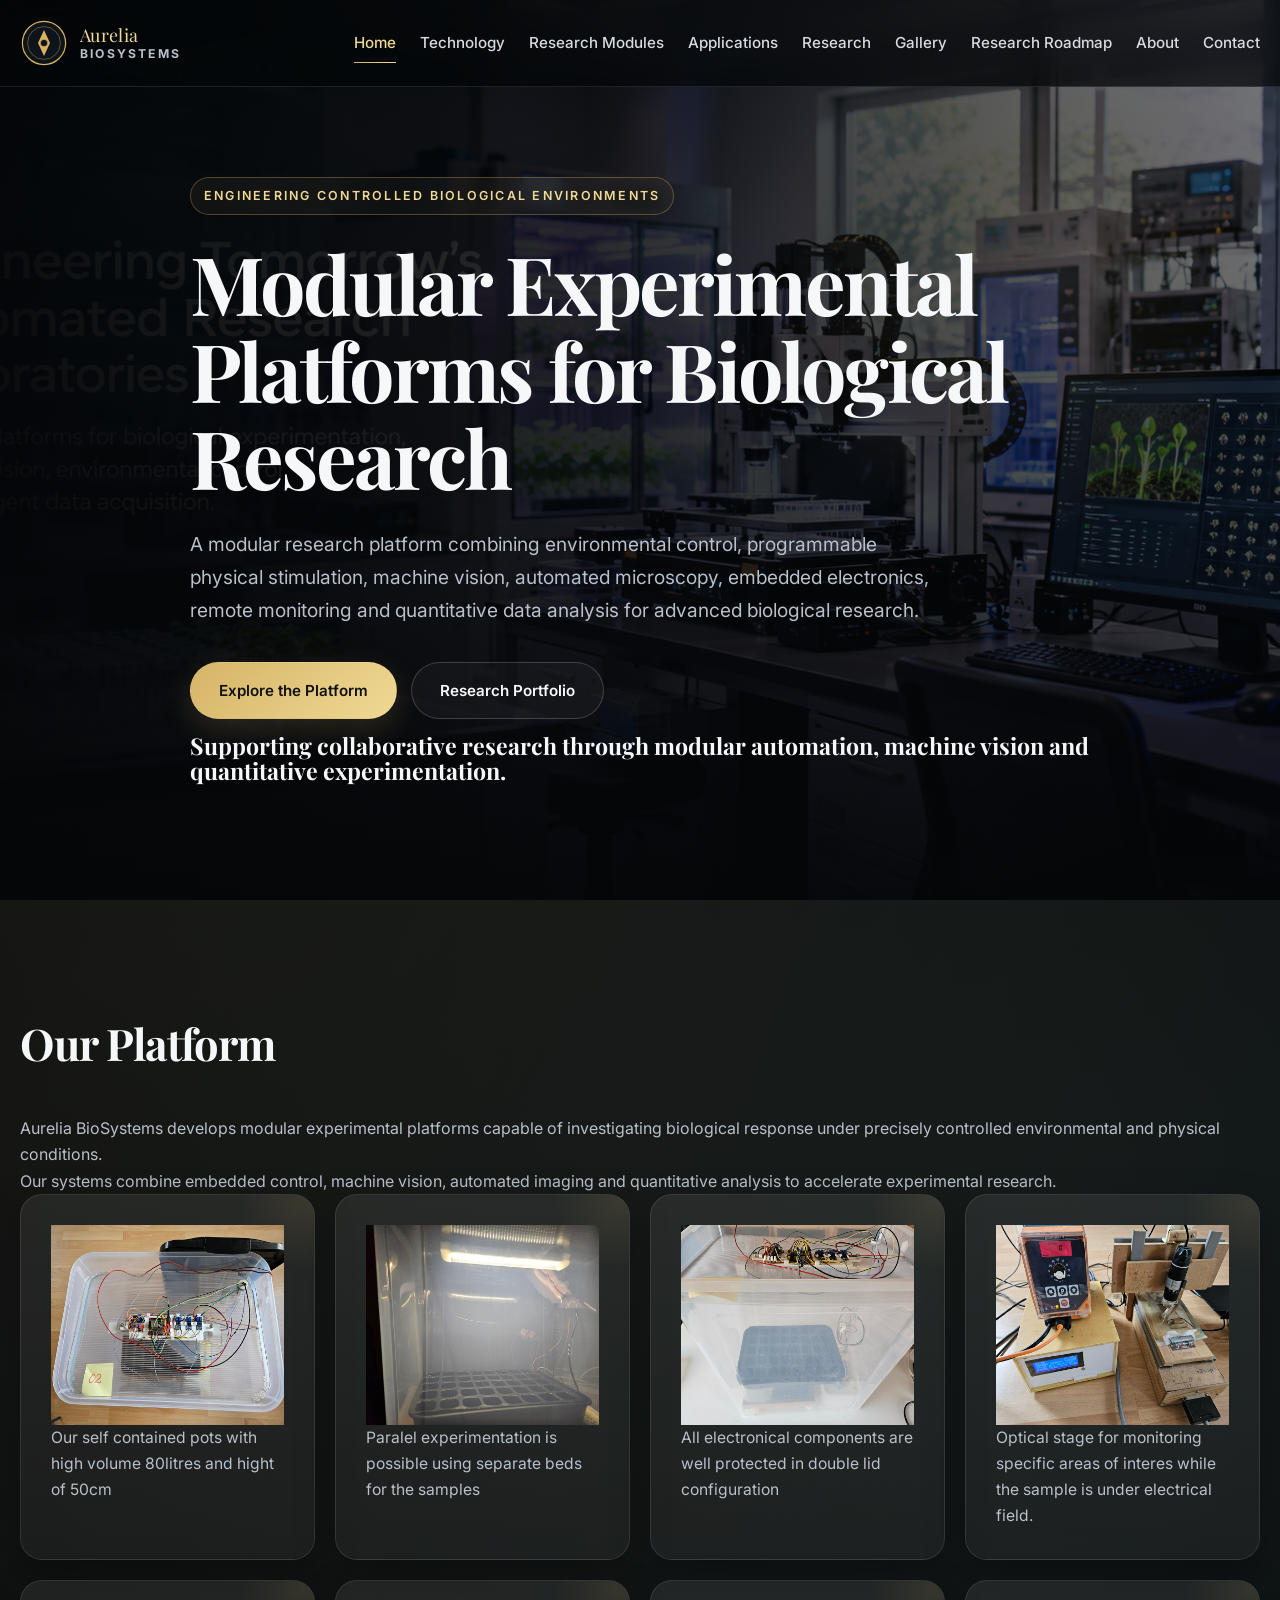
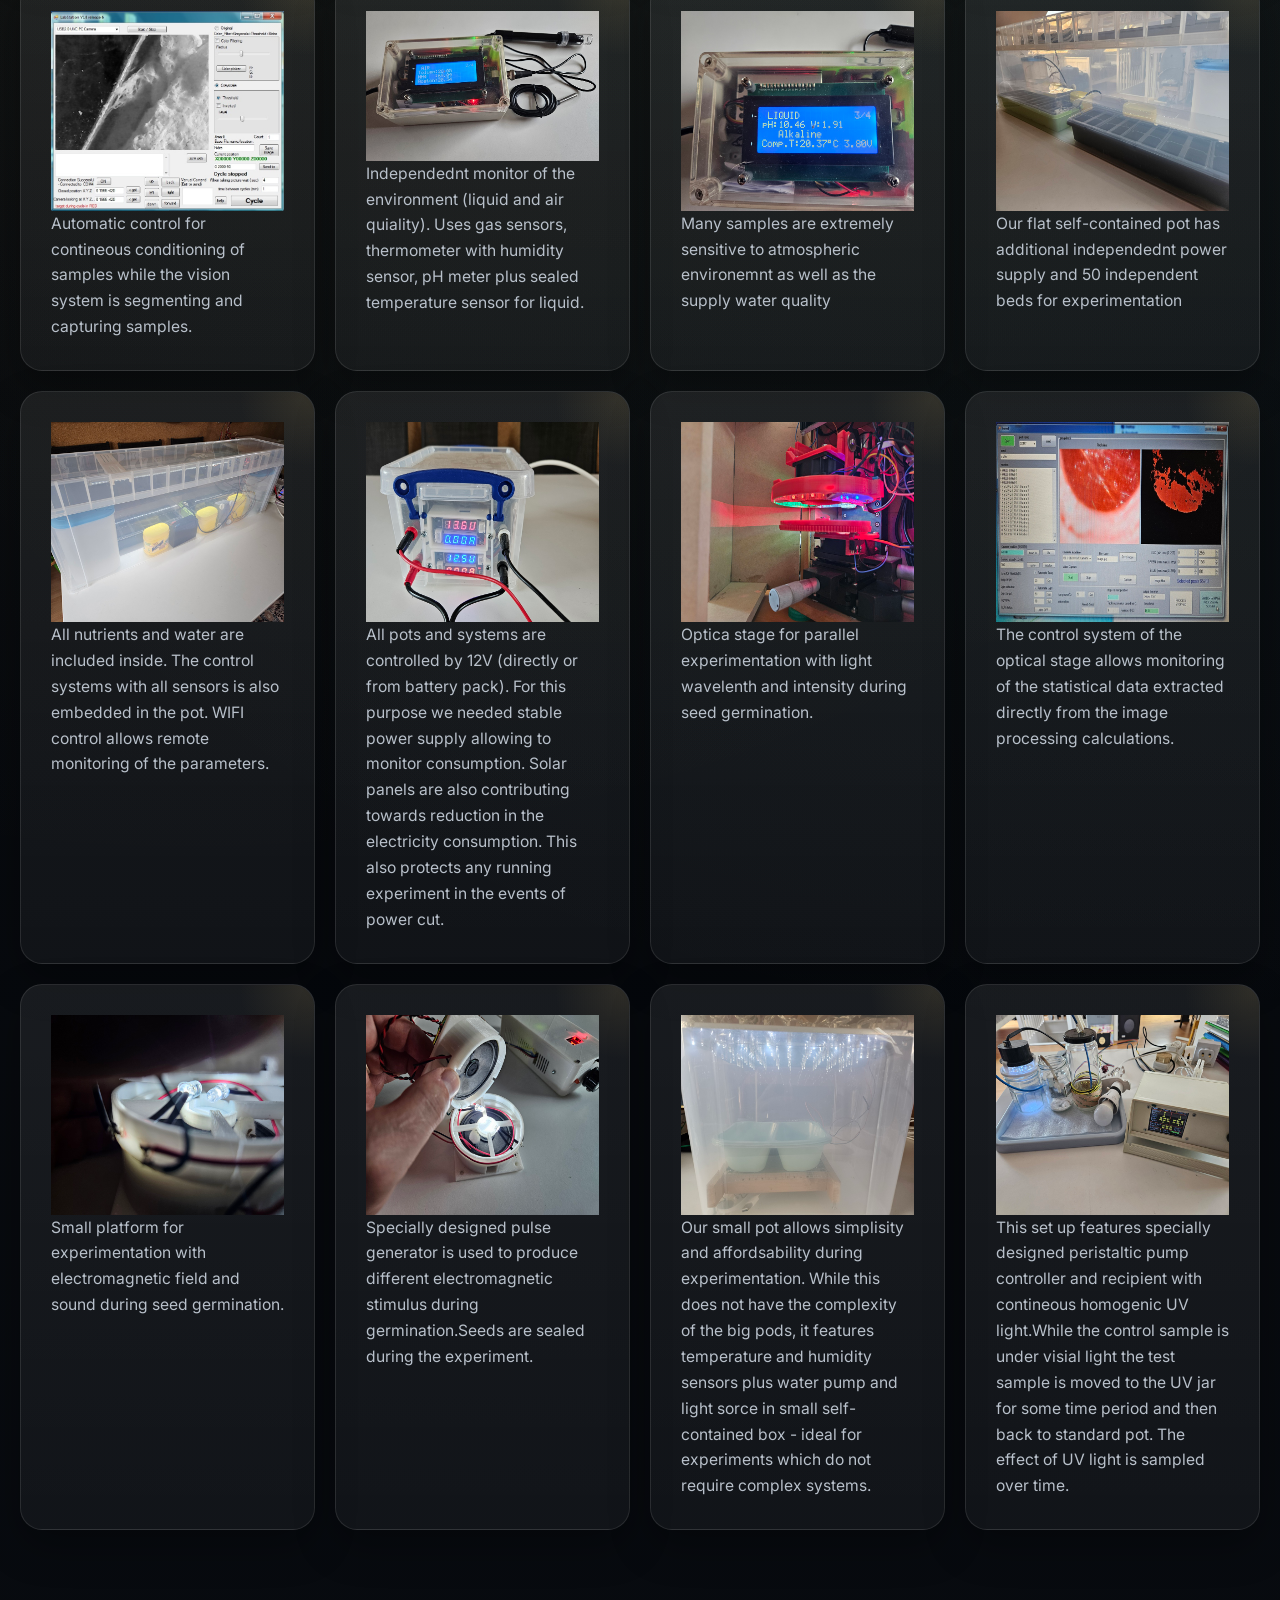
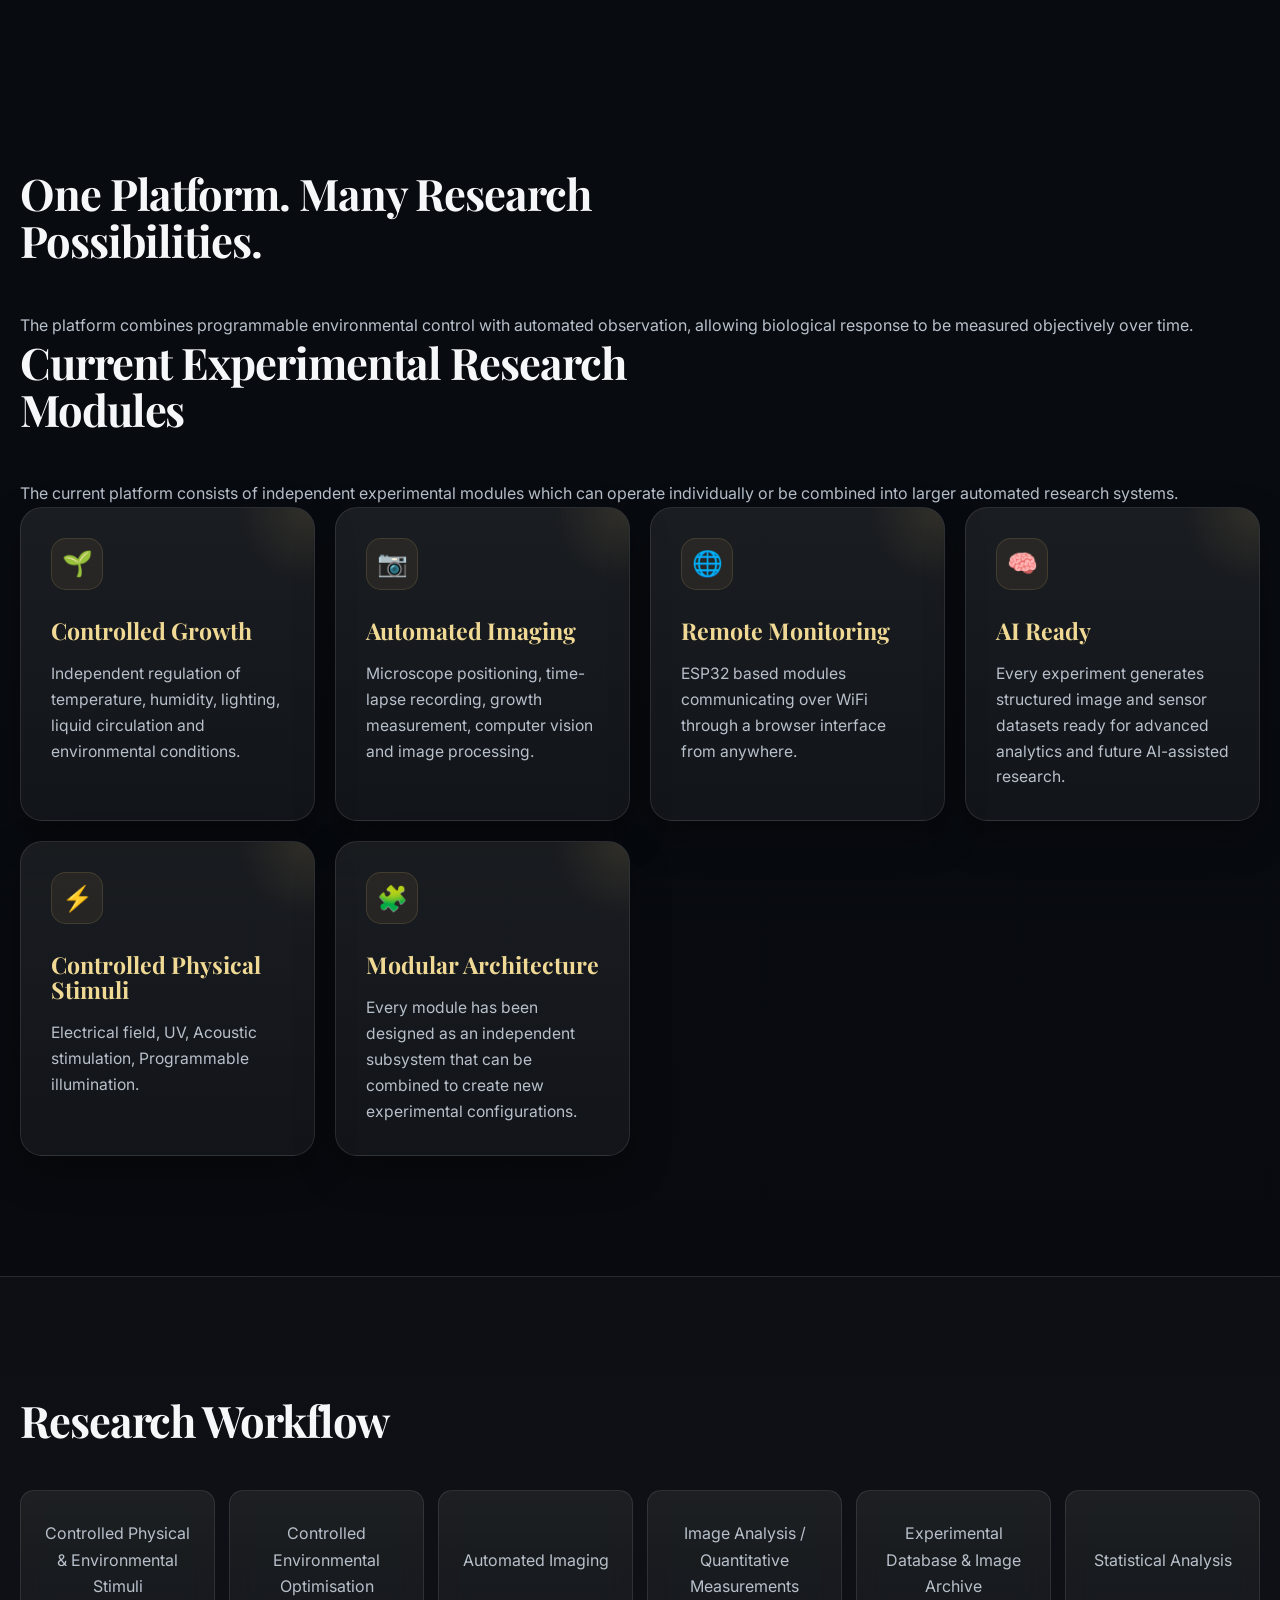
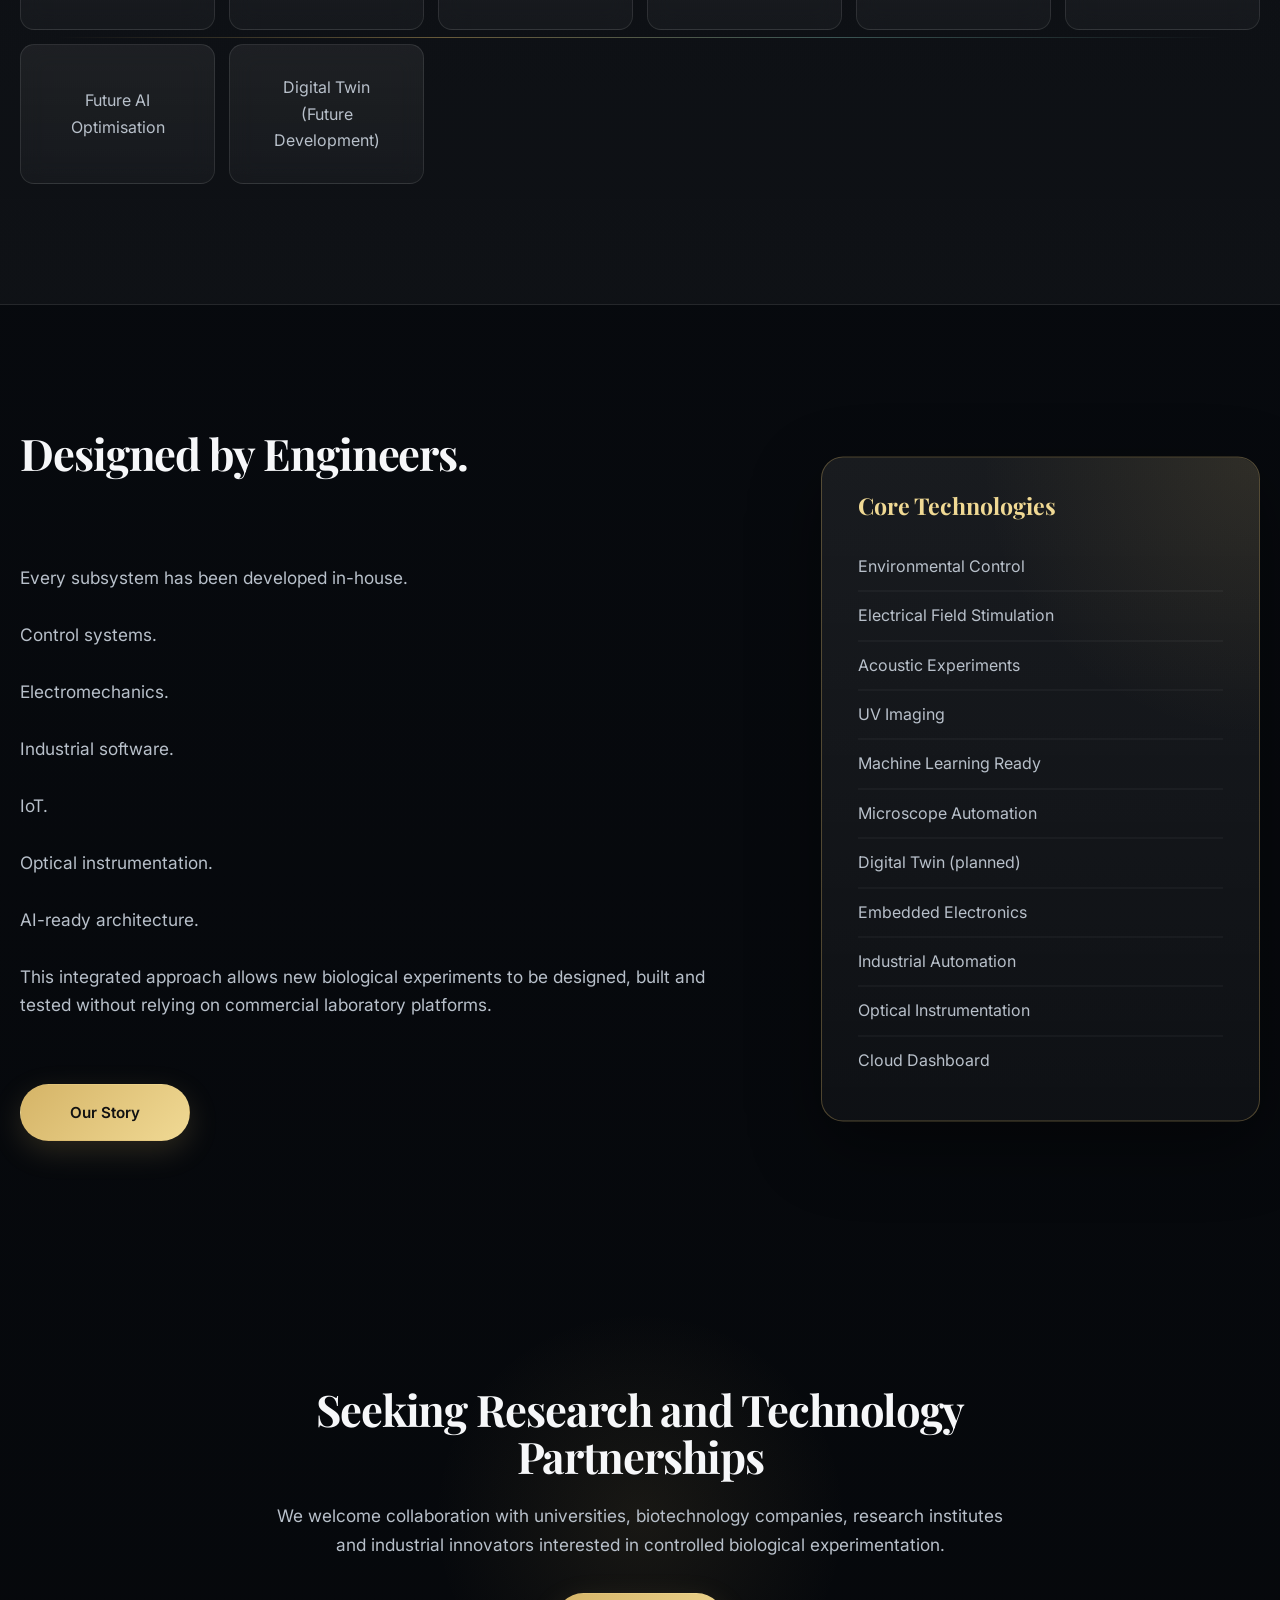
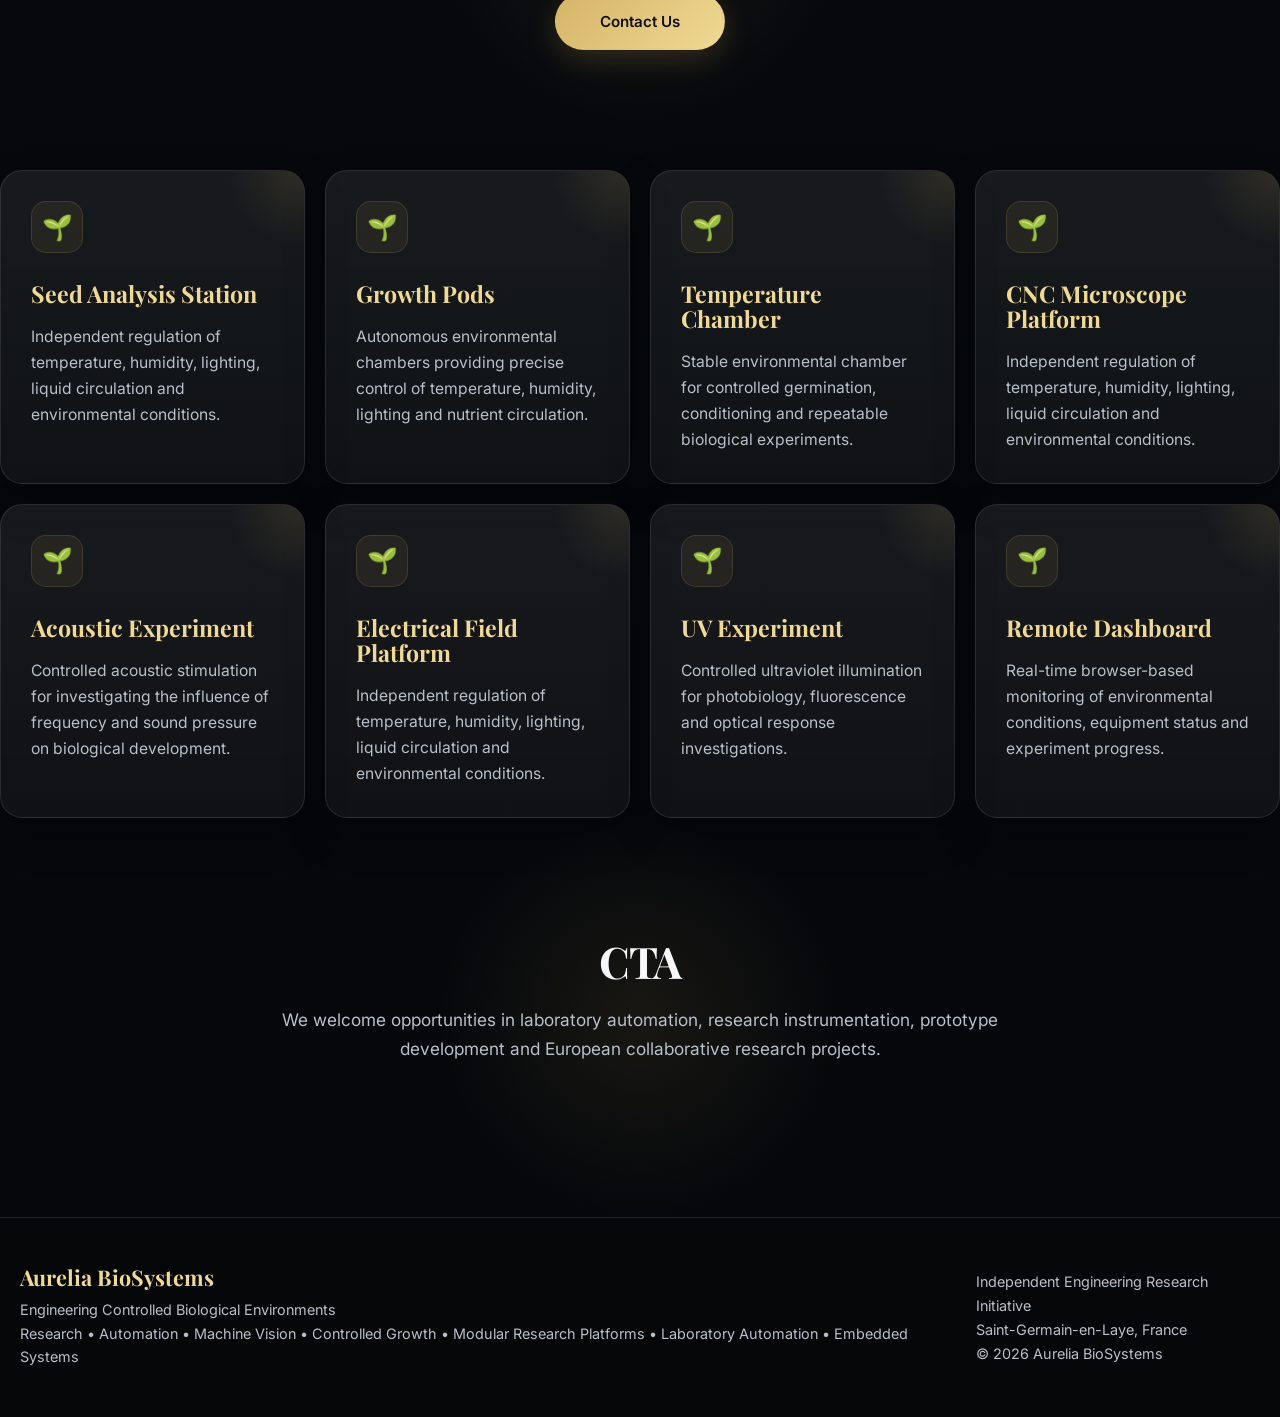
<file: index.html>
<!DOCTYPE html>
<html lang="en">

<head>

<meta charset="UTF-8">
<meta name="viewport" content="width=device-width,initial-scale=1">

<title>Aurelia BioSystems | Engineering Controlled Biological Environments</title>

<meta name="description"
content="Modular controlled-environment platforms combining environmental control, automated imaging, machine vision and remote monitoring for biological research.">

<link rel="stylesheet" href="css/style.css">

<link href="https://fonts.googleapis.com/css2?family=Playfair+Display:wght@500;600;700&family=Inter:wght@300;400;500;600&display=swap" rel="stylesheet">

</head>

<body>

<header>

<div class="container">

<a href="index.html" class="logo">

<img src="images/logo.svg" alt="Aurelia BioSystems">

<span>

Aurelia
<strong>BioSystems</strong>

</span>

</a>

<nav>

<ul>

<li><a href="index.html" class="active">Home</a></li>
<li><a href="technology.html">Technology</a></li>
<li><a href="products.html">Research Modules</a></li>
<li><a href="applications.html">Applications</a></li>
<li><a href="research.html">Research</a></li>
<li><a href="gallery.html">Gallery</a></li>
<li><a href="research_roadmap.html">Research Roadmap</a></li>
<li><a href="about.html">About</a></li>
<li><a href="contact.html">Contact</a></li>

</ul>

</nav>

</div>

</header>

<section class="hero">

<div class="hero-background"></div>

<div class="hero-overlay"></div>

<div class="container hero-content">

<div class="hero-small">

ENGINEERING CONTROLLED BIOLOGICAL ENVIRONMENTS

</div>

<h1>

Modular Experimental Platforms

for Biological Research

</h1>

<p>

A modular research platform combining environmental control,
programmable physical stimulation,
machine vision,
automated microscopy,
embedded electronics,
remote monitoring
and quantitative data analysis for advanced biological research.

</p>

<div class="hero-buttons">

<a href="technology.html" class="button">

Explore the Platform

</a>

<a href="gallery.html" class="button-outline">

Research Portfolio

</a>
<p></p>
<h3>Supporting collaborative research through modular automation, machine vision and quantitative experimentation.</h3>
</div>

</div>

</section>



<section class="section">
<div class="container">
 <h2>Our Platform</h2>

<p>Aurelia BioSystems develops modular experimental platforms capable of investigating biological response under precisely controlled environmental and physical conditions.<br>

Our systems combine embedded control, machine vision, automated imaging and quantitative analysis to accelerate experimental research.  
    <div class="cards">
        <div class="card"><img src="images/big_pot/20260908_182838s.jpg" alt="big_pot" width="300" height="200"> <p>Our self contained pots with high volume 80litres and hight of 50cm </p></div>
        <div class="card"><img src="images/big_pot/20260908_192155s.jpg" alt="big_pot" width="300" height="200"> <p>Paralel experimentation is possible using separate beds for the samples </p></div>
        <div class="card"><img src="images/big_pot/20260908_182934s.jpg" alt="big_pot" width="300" height="200"> <p>All electronical components are well protected in double lid configuration </p></div>
        <div class="card"><img src="images/CNC_area_of_interest/20260909_113658s.jpg" alt="big_pot" width="300" height="200"> <p>Optical stage for monitoring specific areas of interes while the sample is under electrical field.</p></div>
        <div class="card"><img src="images/CNC_area_of_interest/Untitleed2Ws.jpg" alt="big_pot" width="300" height="200"><p>Automatic control for contineous conditioning of samples while the vision system is segmenting and capturing samples. </p> </div> 
        <div class="card"><img src="images/environmental_gas_water_control/20260908_164731as.jpg" alt="big_pot" width="300" height="150"><p>Independednt monitor of the environment (liquid and air quiality). Uses gas sensors, thermometer with humidity sensor, pH meter plus sealed temperature sensor for liquid.</p> </div>
        <div class="card"><img src="images/environmental_gas_water_control/20260908_164715as.jpg" alt="big_pot" width="300" height="200"><p>Many samples are extremely sensitive to atmospheric environemnt as well as the supply water quality </p></div>
        <div class="card"><img src="images/Medium_pot/20260908_181418s.jpg" alt="big_pot" width="300" height="200"><p>Our flat self-contained pot has additional independednt power supply and 50 independent beds for experimentation  </p></div>
        <div class="card"><img src="images/Medium_pot/20260908_181637s.jpg" alt="big_pot" width="300" height="200"><p>All nutrients and water are included inside. The control systems with all sensors is also embedded in the pot. WIFI control allows remote monitoring of the parameters. </p></div>
        <div class="card"><img src="images/power_supply/20260908_175001s.jpg" alt="big_pot" width="300" height="200"><p>All pots and systems are controlled by 12V (directly or from battery pack). For this purpose we needed stable power supply allowing to monitor consumption. Solar panels are also contributing towards reduction in the electricity consumption. This also protects any running experiment in the events of power cut. </p></div>
        <div class="card"><img src="images/seed_analysis_station/seed_light_sections_1s.jpg" alt="big_pot" width="300" height="200"><p>Optica stage for parallel experimentation with light wavelenth and intensity during seed germination. </p></div>
        <div class="card"><img src="images/seed_analysis_station/20260908_125148as.jpg" alt="big_pot" width="300" height="200"><p>The control system of the optical stage allows monitoring of the statistical data extracted directly from the image processing calculations. </p></div>
        <div class="card"><img src="images/Seed_sound/20260908_195712s.jpg" alt="big_pot" width="300" height="200"><p>Small platform for experimentation with electromagnetic field and sound during seed germination. </p></div>
        <div class="card"><img src="images/Seed_sound/20260908_195818s.jpg" alt="big_pot" width="300" height="200"><p>Specially designed pulse generator is used to produce different electromagnetic stimulus during germination.Seeds are sealed during the experiment. </p></div>
        <div class="card"><img src="images/small_pot/20260908_180013s.jpg" alt="big_pot" width="300" height="200"><p>Our small pot allows simplisity and affordsability during experimentation. While this does not have the complexity of the big pods, it features temperature and humidity sensors plus water pump and light sorce in small self-contained box - ideal for experiments which do not require complex systems.</p></div>
        <div class="card"><img src="images/UV_light/20260910_121625s.jpg" alt="big_pot" width="300" height="200"><p>This set up features specially designed peristaltic pump controller and recipient with contineous homogenic UV light.While the control sample is under visial light the test sample is moved to the UV jar for some time period and then back to standard pot. The effect of UV light is sampled over time. </p></div>
    </div>

</p>
</div>
</section>


<section class="section">
<div class="container">
<h2>
One Platform.
Many Research Possibilities.
</h2>
<p>
The platform combines programmable environmental control with 
automated observation, allowing biological response to be measured 
objectively over time.
</p>

<h2>
Current Experimental Research Modules
</h2>
<p>
The current platform consists of independent experimental modules which can operate individually or be combined into larger automated research systems.
</p>
<div class="cards">

    <div class="card">
    <div class="icon">🌱</div>
    <h3>
    Controlled Growth
    </h3>
    <p>
    Independent regulation of temperature,
    humidity,
    lighting,
    liquid circulation
    and environmental conditions.
    </p>
    </div>

    <div class="card">
    <div class="icon">📷</div>
    <h3>
    Automated Imaging
    </h3>
    <p>
    Microscope positioning,
    time-lapse recording,
    growth measurement,
    computer vision
    and image processing.
    </p>
    </div>

    <div class="card">
    <div class="icon">🌐</div>
    <h3>
    Remote Monitoring
    </h3>
    <p>
    ESP32 based modules
    communicating over WiFi
    through a browser interface
    from anywhere.
    </p>
    </div>

    <div class="card">
    <div class="icon">🧠</div>
    <h3>
    AI Ready
    </h3>
    <p>
    Every experiment generates structured image
    and sensor datasets
    ready for advanced analytics
    and future AI-assisted research.
    </p>
    </div>


    <div class="card">
    <div class="icon">⚡</div>
    <h3>
    Controlled Physical Stimuli
    </h3>
    <p>
    Electrical field, 
    UV, 
    Acoustic stimulation, 
    Programmable illumination.
    </p>
    </div>
    

    <div class="card">
    <div class="icon">🧩</div>
    <h3>
    Modular Architecture
    </h3>
    <p>
    Every module has been designed as an independent 
    subsystem that can be combined to create new 
    experimental configurations.
    </p>
    </div>
    

</div>

</section>

<section class="workflow">

<div class="container">

<h2>

Research Workflow

</h2>

<div class="timeline">

<div>Controlled Physical & Environmental Stimuli</div>

<div>Controlled Environmental Optimisation</div>

<div>Automated Imaging</div>

<div>Image Analysis / Quantitative Measurements</div>

<div>Experimental Database & Image Archive</div>

<div>Statistical Analysis</div>
<div>Future AI Optimisation</div>
<div>Digital Twin<br>(Future Development)</div>

</div>

</div>

</section>

<section class="highlight">

<div class="container split">

<div>

<h2>

Designed by Engineers.

</h2>

<p>

Every subsystem has been developed in-house.

Control systems.

Electromechanics.

Industrial software.

IoT.

Optical instrumentation.

AI-ready architecture.

This integrated approach allows new biological experiments to be designed, built and tested without relying on commercial laboratory platforms.

</p>

<a href="about.html" class="button">

Our Story

</a>

</div>

<div class="feature-panel">

<h3>

Core Technologies

</h3>

<ul>

<li>Environmental Control</li>

<li>Electrical Field Stimulation</li>

<li>Acoustic Experiments</li>

<li>UV Imaging</li>

<li>Machine Learning Ready</li>

<li>Microscope Automation</li>

<li>Digital Twin (planned)</li>

<li>Embedded Electronics</li>
<li>Industrial Automation</li>
<li>Optical Instrumentation</li>
<li>Cloud Dashboard</li>

</ul>

</div>

</div>

</section>

<section class="cta">

<div class="container">

<h2>

Seeking Research and Technology Partnerships

</h2>

<p>

We welcome collaboration with universities,
biotechnology companies,
research institutes
and industrial innovators interested in controlled biological experimentation.

</p>

<a href="contact.html" class="button">

Contact Us

</a>

</div>

</section>


<div class="cards">

    <div class="card">
    <div class="icon">🌱</div>
    <h3>
    Seed Analysis Station
    </h3>
    <p>
    Independent regulation of temperature,
    humidity,
    lighting,
    liquid circulation
    and environmental conditions.
    </p>
    </div>

    <div class="card">
    <div class="icon">🌱</div>
    <h3>
    Growth Pods
    </h3>
    <p>
    Autonomous environmental chambers
    providing precise control of
    temperature,
    humidity,
    lighting
    and nutrient circulation.
    </p>
    </div>

    <div class="card">
    <div class="icon">🌱</div>
    <h3>
    Temperature Chamber
    </h3>
    <p>
    Stable environmental chamber
    for controlled germination,
    conditioning
    and repeatable biological experiments.
    </p>
    </div>

    <div class="card">
    <div class="icon">🌱</div>
    <h3>
    CNC Microscope Platform
    </h3>
    <p>
    Independent regulation of temperature,
    humidity,
    lighting,
    liquid circulation
    and environmental conditions.
    </p>
    </div>

    <div class="card">
    <div class="icon">🌱</div>
    <h3>
    Acoustic Experiment
    </h3>
    <p>
    Controlled acoustic stimulation 
    for investigating the influence of 
    frequency and sound pressure 
    on biological development.
    </p>
    </div>

    <div class="card">
    <div class="icon">🌱</div>
    <h3>
    Electrical Field Platform
    </h3>
    <p>
    Independent regulation of temperature,
    humidity,
    lighting,
    liquid circulation
    and environmental conditions.
    </p>
    </div>

    <div class="card">
    <div class="icon">🌱</div>
    <h3>
    UV Experiment
    </h3>
    <p>
    Controlled ultraviolet illumination 
    for photobiology, 
    fluorescence 
    and optical response investigations.
    </p>
    </div>

    <div class="card">
    <div class="icon">🌱</div>
    <h3>
    Remote Dashboard
    </h3>
    <p>
    Real-time browser-based monitoring 
    of environmental conditions, 
    equipment status 
    and experiment progress.
    </p>
    </div>

</div>

<section class="cta">
<div class="container">
    <h2>CTA</h2>
    <p>We welcome opportunities in laboratory automation,
research instrumentation,
prototype development
and European collaborative research projects.</p>
</div>
</section>

<footer>

<div class="container footer">

<div>

<h3>

Aurelia BioSystems

</h3>

<p>
Engineering Controlled Biological Environments<br>
Research • Automation • Machine Vision • Controlled Growth • Modular Research Platforms • Laboratory Automation • Embedded Systems
</p>

</div>

<div>

<p>
Independent Engineering Research Initiative<br>
Saint-Germain-en-Laye, France<br>
© 2026 Aurelia BioSystems
</p>

</div>

</div>

</footer>

<script src="js/main.js"></script>

</body>

</html>
</file>
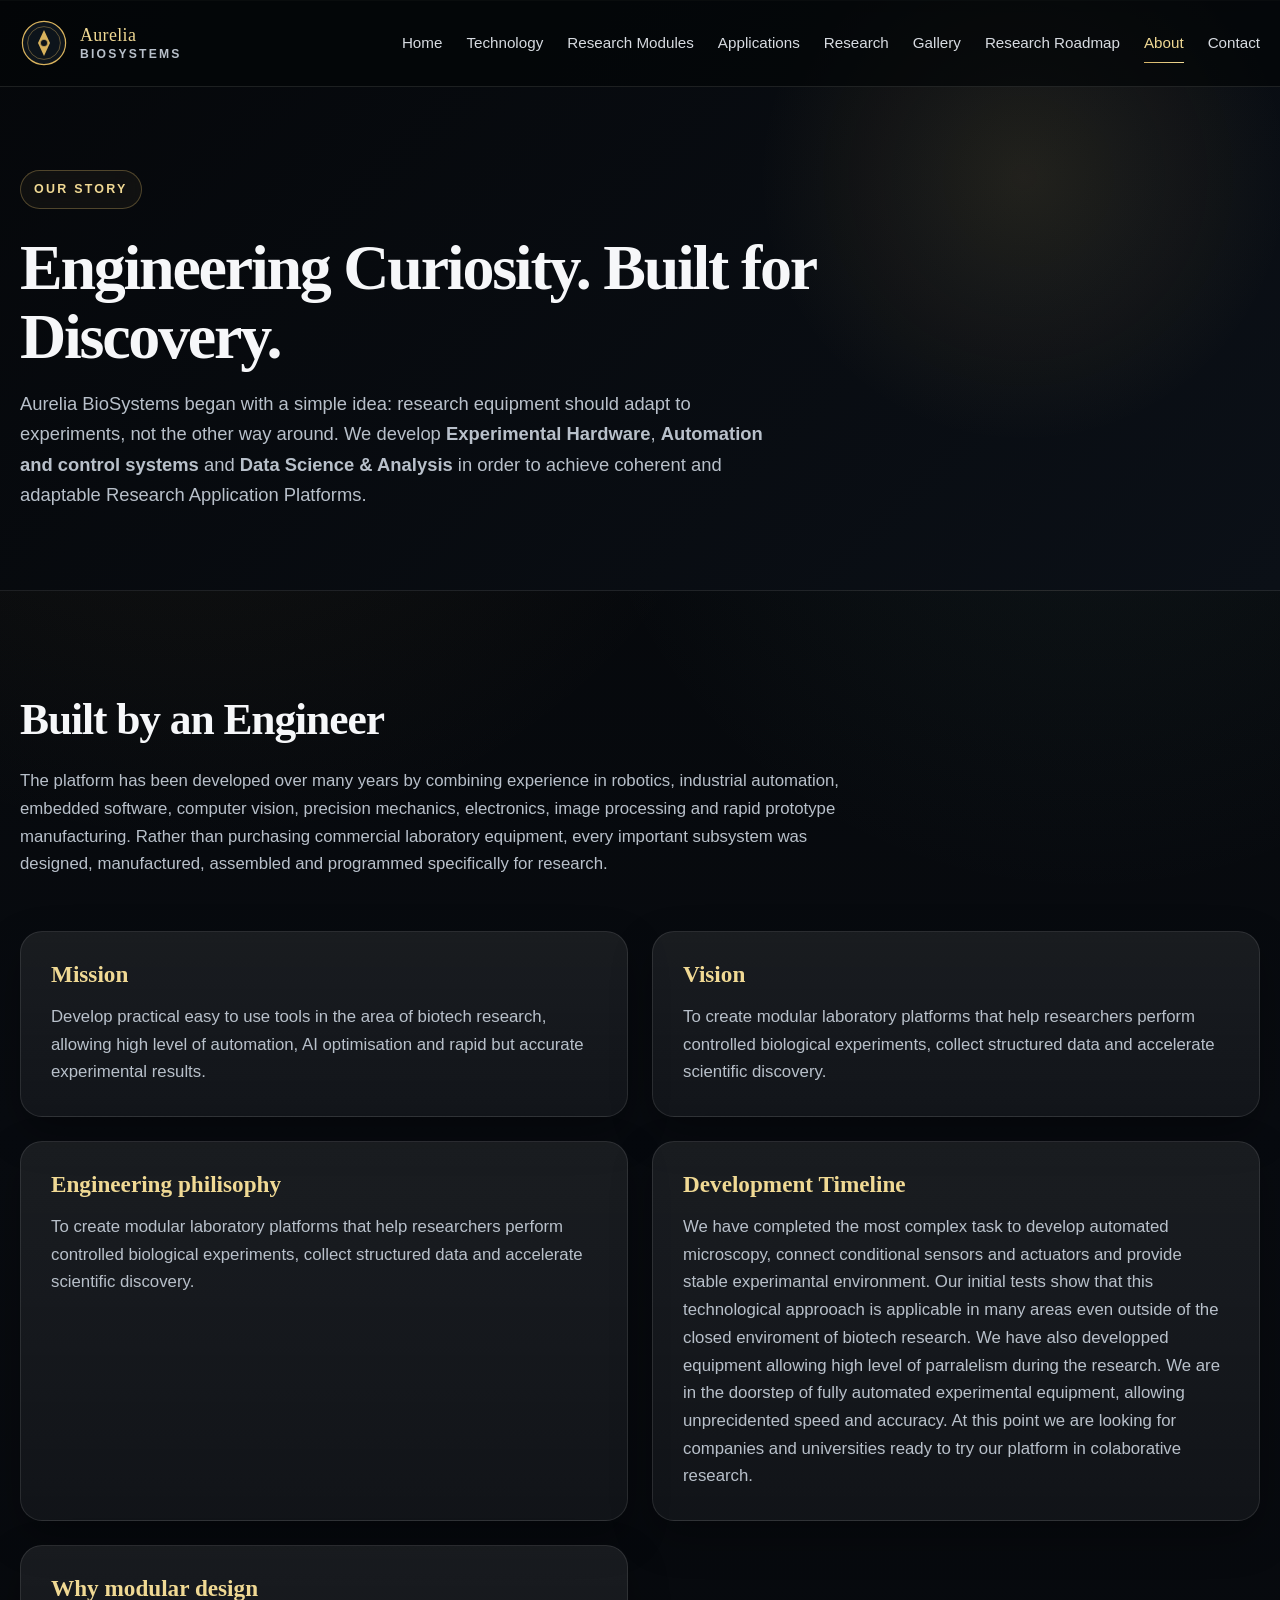
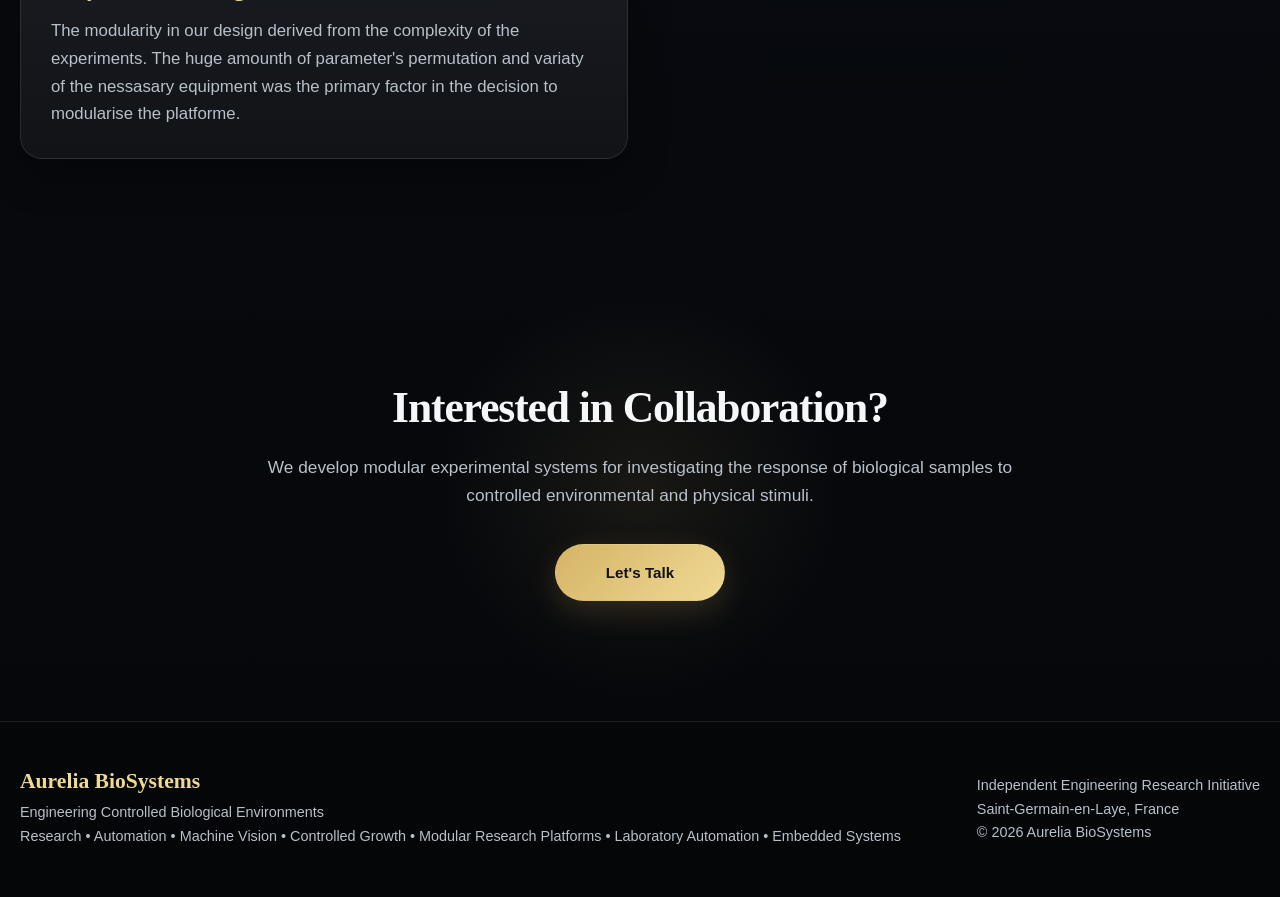
<file: about.html>
<!DOCTYPE html>
<html lang="en">

<head>

<meta charset="UTF-8">

<meta name="viewport"
content="width=device-width, initial-scale=1">

<title>

About Aurelia BioSystems

</title>

<link rel="stylesheet"
href="css/style.css">

</head>

<body>

<header>

<header>

<div class="container">

<a href="index.html" class="logo">

<img src="images/logo.svg" alt="Aurelia BioSystems">

<span>

Aurelia
<strong>BioSystems</strong>

</span>

</a>

<nav>

<ul>

<li><a href="index.html">Home</a></li>
<li><a href="technology.html">Technology</a></li>
<li><a href="products.html">Research Modules</a></li>
<li><a href="applications.html">Applications</a></li>
<li><a href="research.html" >Research</a></li>
<li><a href="gallery.html">Gallery</a></li>
<li><a href="research_roadmap.html">Research Roadmap</a></li>
<li><a href="about.html" class="active">About</a></li>
<li><a href="contact.html">Contact</a></li>

</ul>

</nav>

</div>

</header>

</header>

<section class="page-hero">

<div class="container">

<div class="hero-small">

OUR STORY

</div>

<h1>

Engineering Curiosity.

Built for Discovery.

</h1>

<p>

Aurelia BioSystems began with a simple idea:

research equipment should adapt to experiments,
not the other way around. 
We develop
<strong>Experimental Hardware</strong>,
<strong>Automation and control systems</strong> and
<strong>Data Science & Analysis</strong>
 in order to achieve coherent and adaptable Research Application Platforms.

</p>

</div>

</section>

<section class="content-section">

<div class="container">

<h2>

Built by an Engineer

</h2>

<p>

The platform has been developed over many years by combining
experience in robotics,
industrial automation,
embedded software,
computer vision,
precision mechanics,
electronics,
image processing
and rapid prototype manufacturing.

Rather than purchasing commercial laboratory equipment,
every important subsystem was designed,
manufactured,
assembled
and programmed specifically for research.

</p>

<br><br>

<div class="content-grid">

    <div class="content-card">
        <h3>
        Mission
        </h3>
        <p>Develop practical easy to use tools in the area of 
         biotech research, allowing high level of automation, 
         AI optimisation and rapid but accurate experimental results. 
        </p>


    </div>

    <div class="content-card">
    <h3>
    Vision
    </h3>
    <p>
    To create modular laboratory platforms that help researchers
    perform controlled biological experiments,
    collect structured data
    and accelerate scientific discovery.
    </p>
    </div>

    <div class="content-card">
    <h3>
    Engineering philisophy
    </h3>
    <p>
    To create modular laboratory platforms that help researchers
    perform controlled biological experiments,
    collect structured data
    and accelerate scientific discovery.
    </p>
    </div>

    <div class="content-card">
    <h3>
    Development Timeline
    </h3>
    <p>
    We have completed the most complex task to develop automated 
    microscopy, connect conditional sensors and actuators and provide stable 
    experimantal environment. Our initial tests show that this technological approoach 
    is applicable in many areas even outside of the closed enviroment of biotech research.
    We have also developped equipment allowing high level of parralelism during the research. 
    We are in the doorstep of fully automated experimental equipment, allowing unprecidented speed and accuracy.
    At this point we are looking for companies and universities ready to try our platform in colaborative research.
    </p>
    </div>

    <div class="content-card">
    <h3>
    Why modular design
    </h3>
    <p>
    The modularity in our design derived from the complexity of the experiments. The huge 
    amounth of parameter's permutation and variaty of the nessasary equipment was the primary factor in the decision to modularise the platforme. 
    </p>
    </div>

</div>

</div>

</section>

<section class="cta">

<div class="container">

<h2>

Interested in Collaboration?

</h2>
<p>
   We develop modular experimental systems for investigating the response
    of biological samples to controlled environmental and physical stimuli. 
</p>

<a href="contact.html"
class="button">

Let's Talk

</a>

</div>

</section>

<footer>

<div class="container footer">

<div>

<h3>Aurelia BioSystems</h3>

<p>
Engineering Controlled Biological Environments<br>
Research • Automation • Machine Vision • Controlled Growth • Modular Research Platforms • Laboratory Automation • Embedded Systems
</p>

</div>

<div>

<p>
Independent Engineering Research Initiative<br>
Saint-Germain-en-Laye, France<br>
© 2026 Aurelia BioSystems
</p>

</div>

</div>

</footer>

<script src="js/main.js"></script>

</body>

</html>
</file>
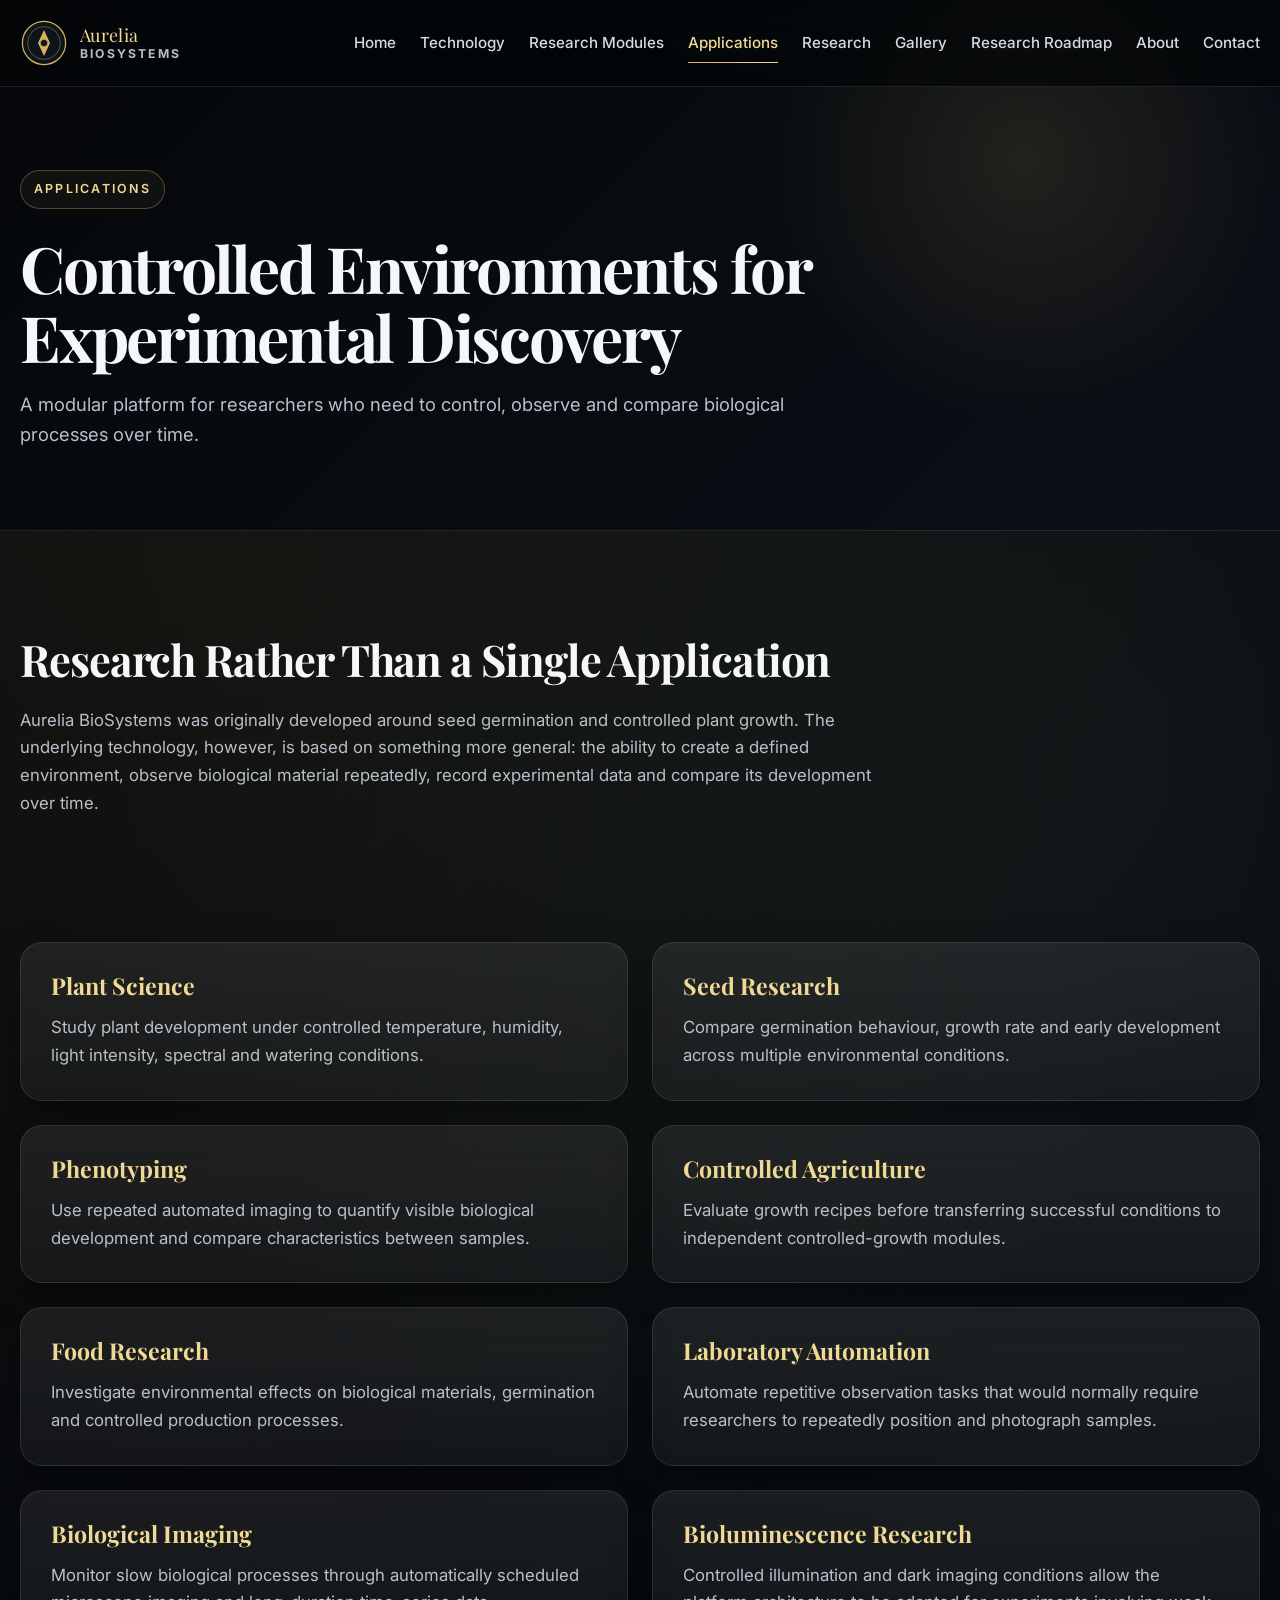
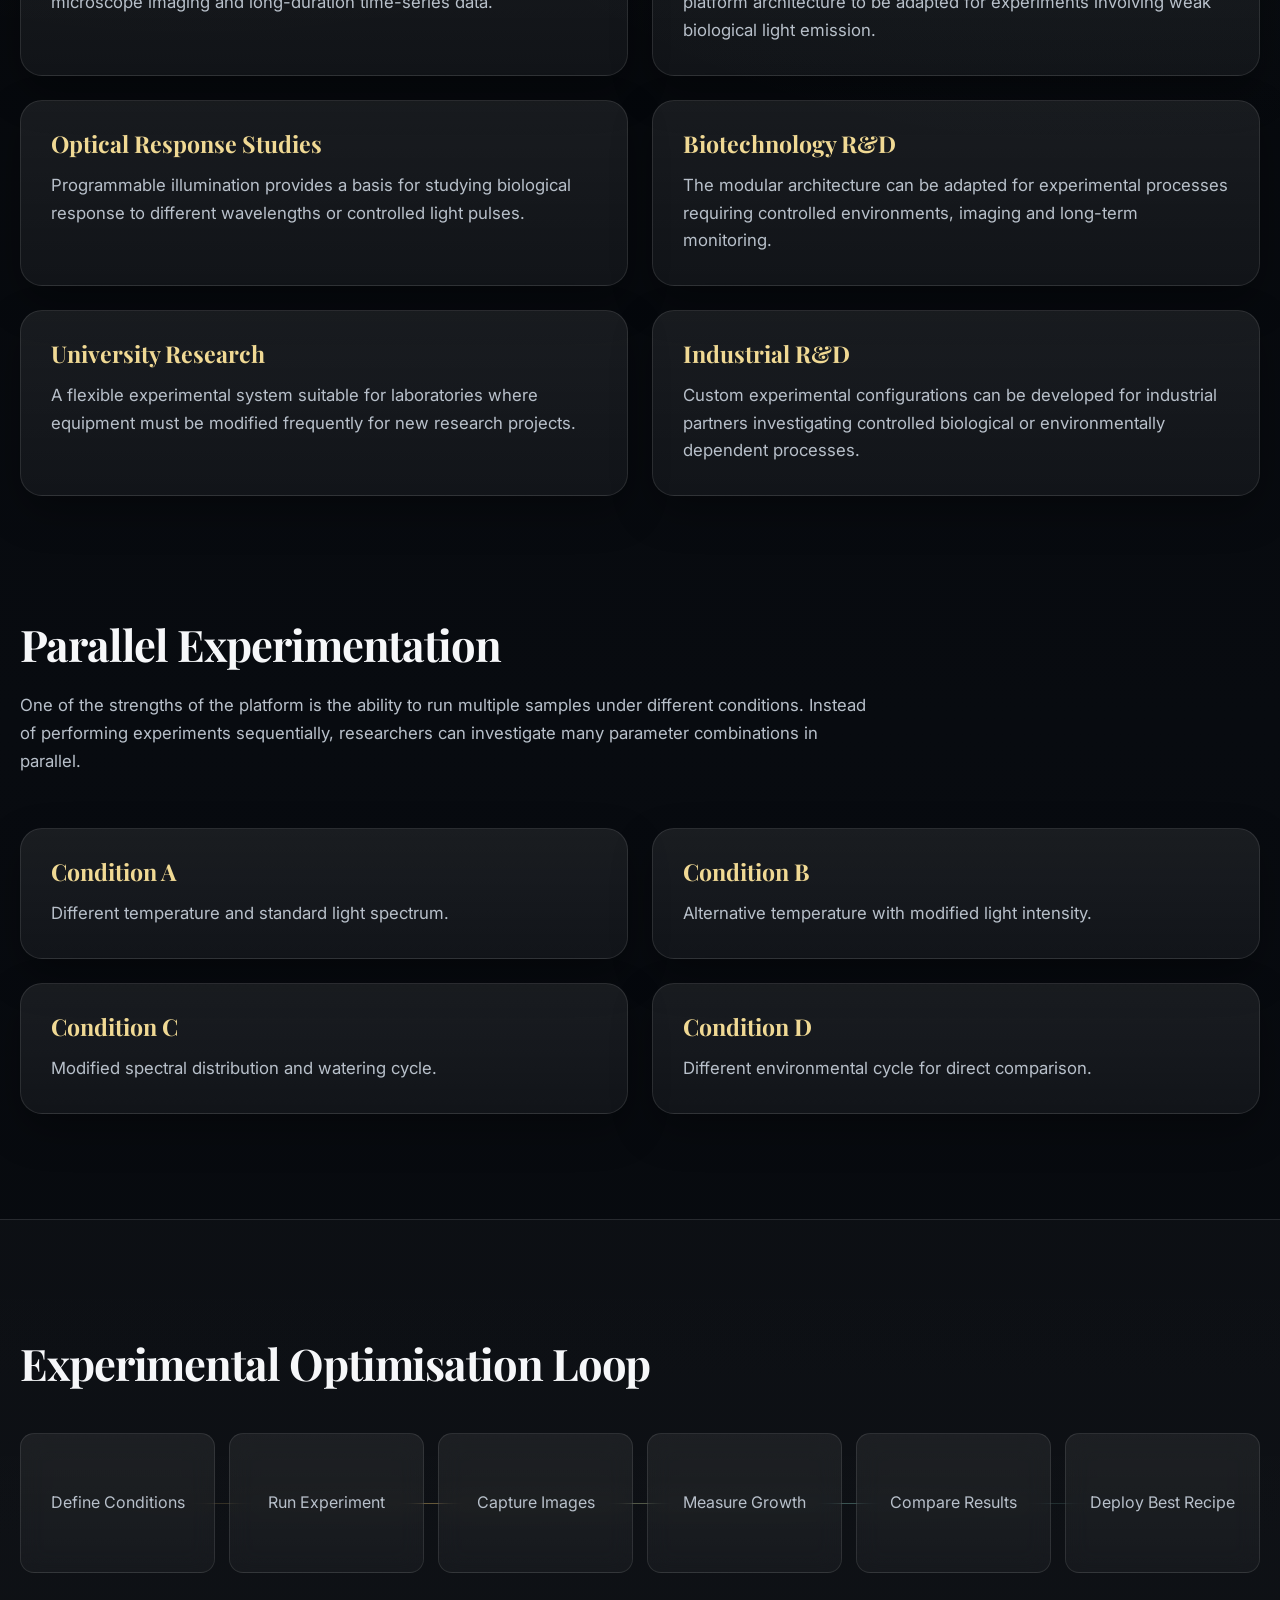
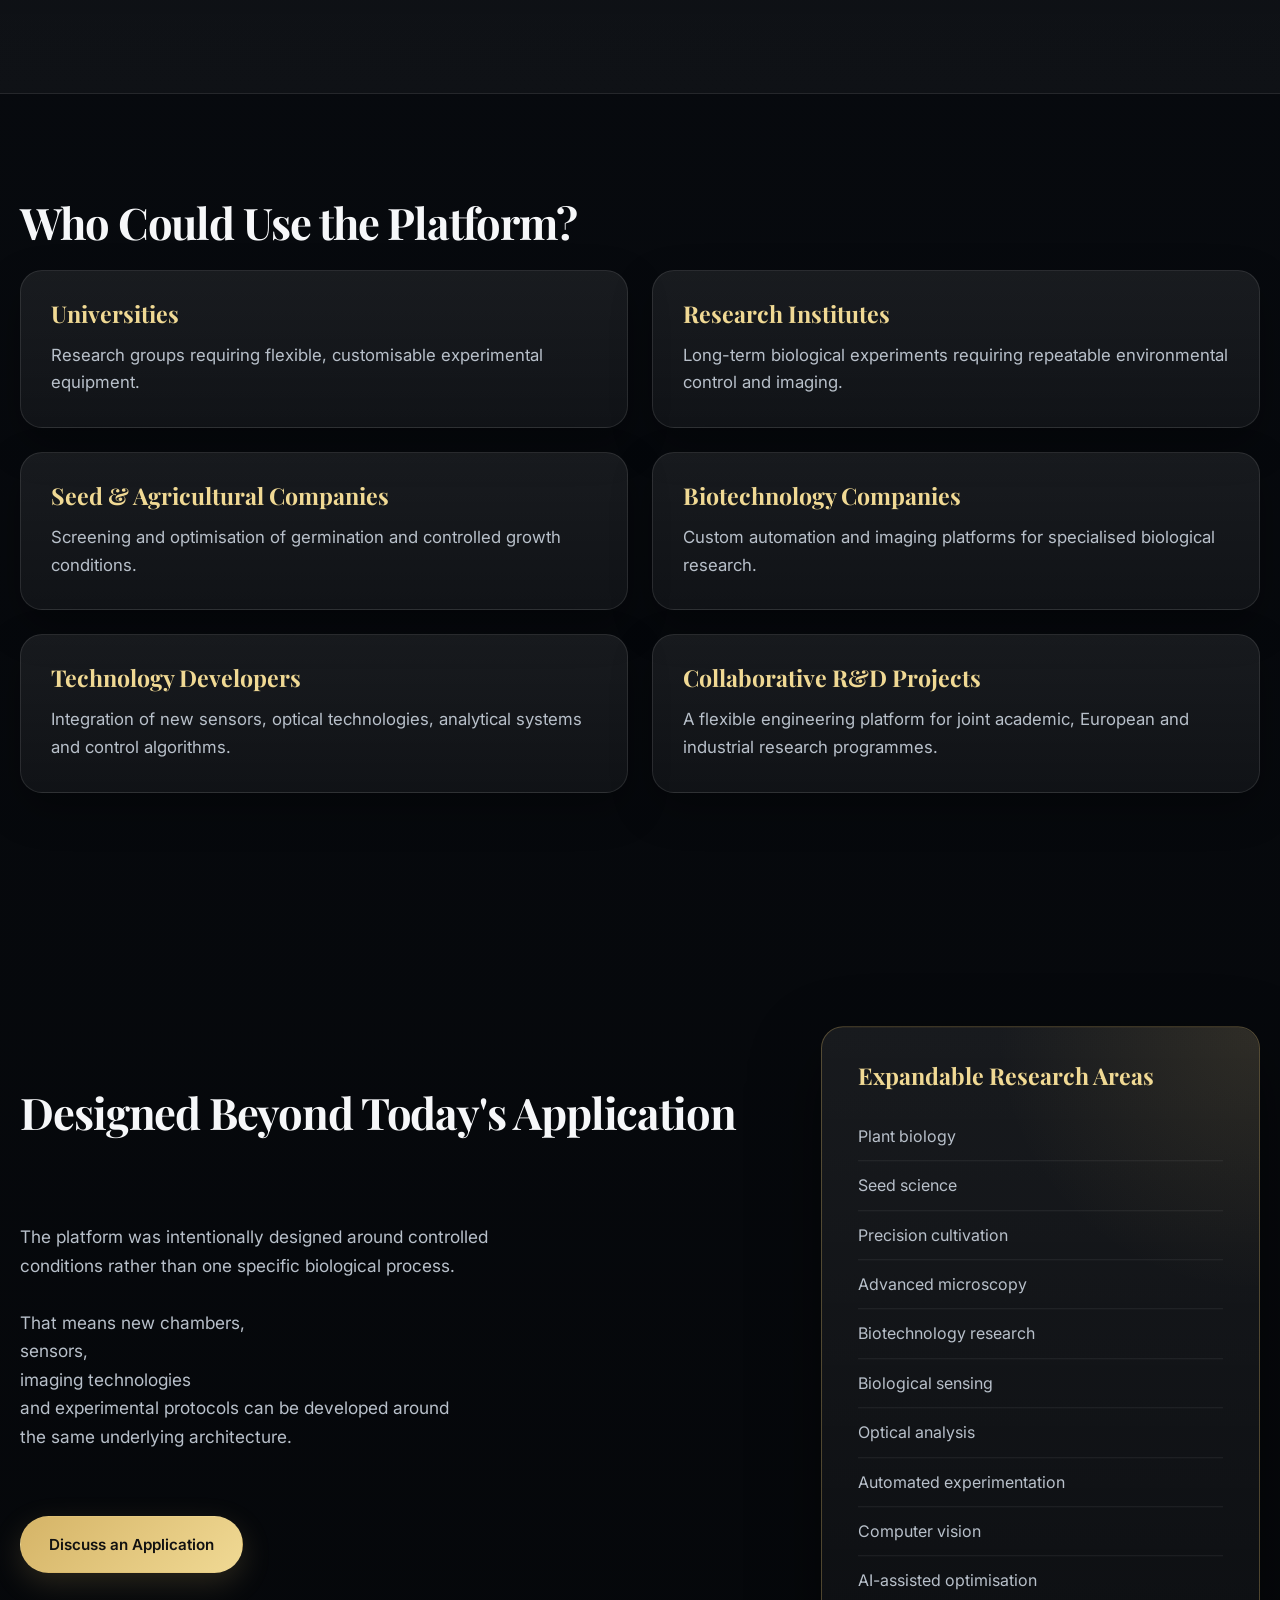
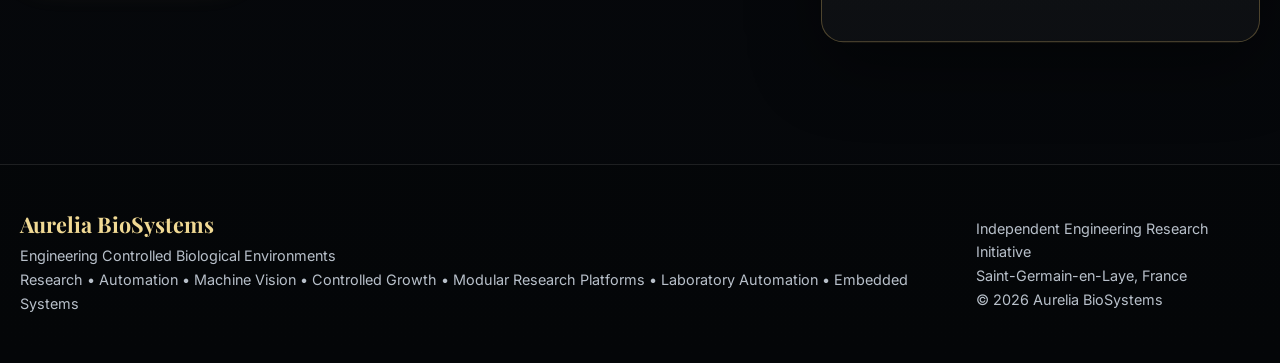
<file: applications.html>
<!DOCTYPE html>
<html lang="en">

<head>

<meta charset="UTF-8">
<meta name="viewport" content="width=device-width, initial-scale=1">

<title>Applications | Aurelia BioSystems</title>

<meta name="description"
content="Applications of the Aurelia BioSystems controlled biological research platform in plant science, seed research, agriculture, biotechnology and laboratory automation.">

<link rel="stylesheet" href="css/style.css">

<link href="https://fonts.googleapis.com/css2?family=Playfair+Display:wght@500;600;700&family=Inter:wght@300;400;500;600&display=swap"
rel="stylesheet">

</head>

<body>

<header>

<div class="container">

<a href="index.html" class="logo">

<img src="images/logo.svg" alt="Aurelia BioSystems">

<span>
Aurelia
<strong>BioSystems</strong>
</span>

</a>

<nav>

<ul>

<li><a href="index.html">Home</a></li>
<li><a href="technology.html">Technology</a></li>
<li><a href="products.html">Research Modules</a></li>
<li><a href="applications.html" class="active">Applications</a></li>
<li><a href="research.html" >Research</a></li>
<li><a href="gallery.html">Gallery</a></li>
<li><a href="research_roadmap.html">Research Roadmap</a></li>
<li><a href="about.html">About</a></li>
<li><a href="contact.html">Contact</a></li>

</ul>

</nav>

</div>

</header>


<!-- ======================================================
     HERO
====================================================== -->

<section class="page-hero">

<div class="container">

<div class="hero-small">
APPLICATIONS
</div>

<h1>
Controlled Environments
for Experimental Discovery
</h1>

<p>

A modular platform for researchers who need to control,
observe and compare biological processes over time.

</p>

</div>

</section>


<!-- ======================================================
     INTRO
====================================================== -->

<section class="content-section">

<div class="container">

<h2>
Research Rather Than a Single Application
</h2>

<p>

Aurelia BioSystems was originally developed around seed
germination and controlled plant growth.

The underlying technology, however, is based on something
more general:

the ability to create a defined environment,
observe biological material repeatedly,
record experimental data
and compare its development over time.

</p>

</div>

</section>


<!-- ======================================================
     APPLICATION GRID
====================================================== -->

<section class="content-section">

<div class="container">

<div class="content-grid">

<div class="content-card reveal">

<h3>Plant Science</h3>

<p>

Study plant development under controlled temperature,
humidity, light intensity, spectral and watering conditions.

</p>

</div>


<div class="content-card reveal">

<h3>Seed Research</h3>

<p>

Compare germination behaviour,
growth rate and early development across multiple environmental
conditions.

</p>

</div>


<div class="content-card reveal">

<h3>Phenotyping</h3>

<p>

Use repeated automated imaging to quantify visible biological
development and compare characteristics between samples.

</p>

</div>


<div class="content-card reveal">

<h3>Controlled Agriculture</h3>

<p>

Evaluate growth recipes before transferring successful
conditions to independent controlled-growth modules.

</p>

</div>


<div class="content-card reveal">

<h3>Food Research</h3>

<p>

Investigate environmental effects on biological materials,
germination and controlled production processes.

</p>

</div>


<div class="content-card reveal">

<h3>Laboratory Automation</h3>

<p>

Automate repetitive observation tasks that would normally
require researchers to repeatedly position and photograph samples.

</p>

</div>


<div class="content-card reveal">

<h3>Biological Imaging</h3>

<p>

Monitor slow biological processes through automatically
scheduled microscope imaging and long-duration time-series data.

</p>

</div>


<div class="content-card reveal">

<h3>Bioluminescence Research</h3>

<p>

Controlled illumination and dark imaging conditions allow
the platform architecture to be adapted for experiments involving
weak biological light emission.

</p>

</div>


<div class="content-card reveal">

<h3>Optical Response Studies</h3>

<p>

Programmable illumination provides a basis for studying
biological response to different wavelengths or controlled
light pulses.

</p>

</div>


<div class="content-card reveal">

<h3>Biotechnology R&D</h3>

<p>

The modular architecture can be adapted for experimental
processes requiring controlled environments,
imaging and long-term monitoring.

</p>

</div>


<div class="content-card reveal">

<h3>University Research</h3>

<p>

A flexible experimental system suitable for laboratories
where equipment must be modified frequently for new
research projects.

</p>

</div>


<div class="content-card reveal">

<h3>Industrial R&D</h3>

<p>

Custom experimental configurations can be developed for
industrial partners investigating controlled biological
or environmentally dependent processes.

</p>

</div>

</div>

</div>

</section>


<!-- ======================================================
     PARALLEL EXPERIMENTATION
====================================================== -->

<section class="content-section">

<div class="container">

<h2>
Parallel Experimentation
</h2>

<p>

One of the strengths of the platform is the ability to run
multiple samples under different conditions.

Instead of performing experiments sequentially,
researchers can investigate many parameter combinations
in parallel.

</p>

<br><br>


<div class="content-grid">

<div class="content-card reveal">

<h3>Condition A</h3>

<p>
Different temperature and standard light spectrum.
</p>

</div>


<div class="content-card reveal">

<h3>Condition B</h3>

<p>
Alternative temperature with modified light intensity.
</p>

</div>


<div class="content-card reveal">

<h3>Condition C</h3>

<p>
Modified spectral distribution and watering cycle.
</p>

</div>


<div class="content-card reveal">

<h3>Condition D</h3>

<p>
Different environmental cycle for direct comparison.
</p>

</div>

</div>

</div>

</section>


<!-- ======================================================
     OPTIMISATION LOOP
====================================================== -->

<section class="workflow">

<div class="container">

<h2>
Experimental Optimisation Loop
</h2>

<div class="timeline">

<div>
Define Conditions
</div>

<div>
Run Experiment
</div>

<div>
Capture Images
</div>

<div>
Measure Growth
</div>

<div>
Compare Results
</div>

<div>
Deploy Best Recipe
</div>

</div>

</div>

</section>


<!-- ======================================================
     RESEARCH PARTNERS
====================================================== -->

<section class="content-section">

<div class="container">

<h2>
Who Could Use the Platform?
</h2>

<div class="content-grid">

<div class="content-card reveal">

<h3>Universities</h3>

<p>

Research groups requiring flexible,
customisable experimental equipment.

</p>

</div>


<div class="content-card reveal">

<h3>Research Institutes</h3>

<p>

Long-term biological experiments requiring repeatable
environmental control and imaging.

</p>

</div>


<div class="content-card reveal">

<h3>Seed & Agricultural Companies</h3>

<p>

Screening and optimisation of germination and controlled
growth conditions.

</p>

</div>


<div class="content-card reveal">

<h3>Biotechnology Companies</h3>

<p>

Custom automation and imaging platforms for specialised
biological research.

</p>

</div>


<div class="content-card reveal">

<h3>Technology Developers</h3>

<p>

Integration of new sensors,
optical technologies,
analytical systems and control algorithms.

</p>

</div>


<div class="content-card reveal">

<h3>Collaborative R&D Projects</h3>

<p>

A flexible engineering platform for joint academic,
European and industrial research programmes.

</p>

</div>

</div>

</div>

</section>


<!-- ======================================================
     FUTURE
====================================================== -->

<section class="highlight">

<div class="container split">

<div>

<h2>
Designed Beyond Today's Application
</h2>

<p>

The platform was intentionally designed around controlled
conditions rather than one specific biological process.

That means new chambers,
sensors,
imaging technologies
and experimental protocols can be developed around
the same underlying architecture.

</p>

<a href="contact.html" class="button">
Discuss an Application
</a>

</div>


<div class="feature-panel">

<h3>Expandable Research Areas</h3>

<ul>

<li>Plant biology</li>
<li>Seed science</li>
<li>Precision cultivation</li>
<li>Advanced microscopy</li>
<li>Biotechnology research</li>
<li>Biological sensing</li>
<li>Optical analysis</li>
<li>Automated experimentation</li>
<li>Computer vision</li>
<li>AI-assisted optimisation</li>

</ul>

</div>

</div>

</section>


<footer>

<div class="container footer">

<div>

<h3>Aurelia BioSystems</h3>

<p>
Engineering Controlled Biological Environments<br>
Research • Automation • Machine Vision • Controlled Growth • Modular Research Platforms • Laboratory Automation • Embedded Systems
</p>

</div>

<div>

<p>
Independent Engineering Research Initiative<br>
Saint-Germain-en-Laye, France<br>
© 2026 Aurelia BioSystems
</p>

</div>

</div>

</footer>

<script src="js/main.js"></script>

</body>

</html>
</file>
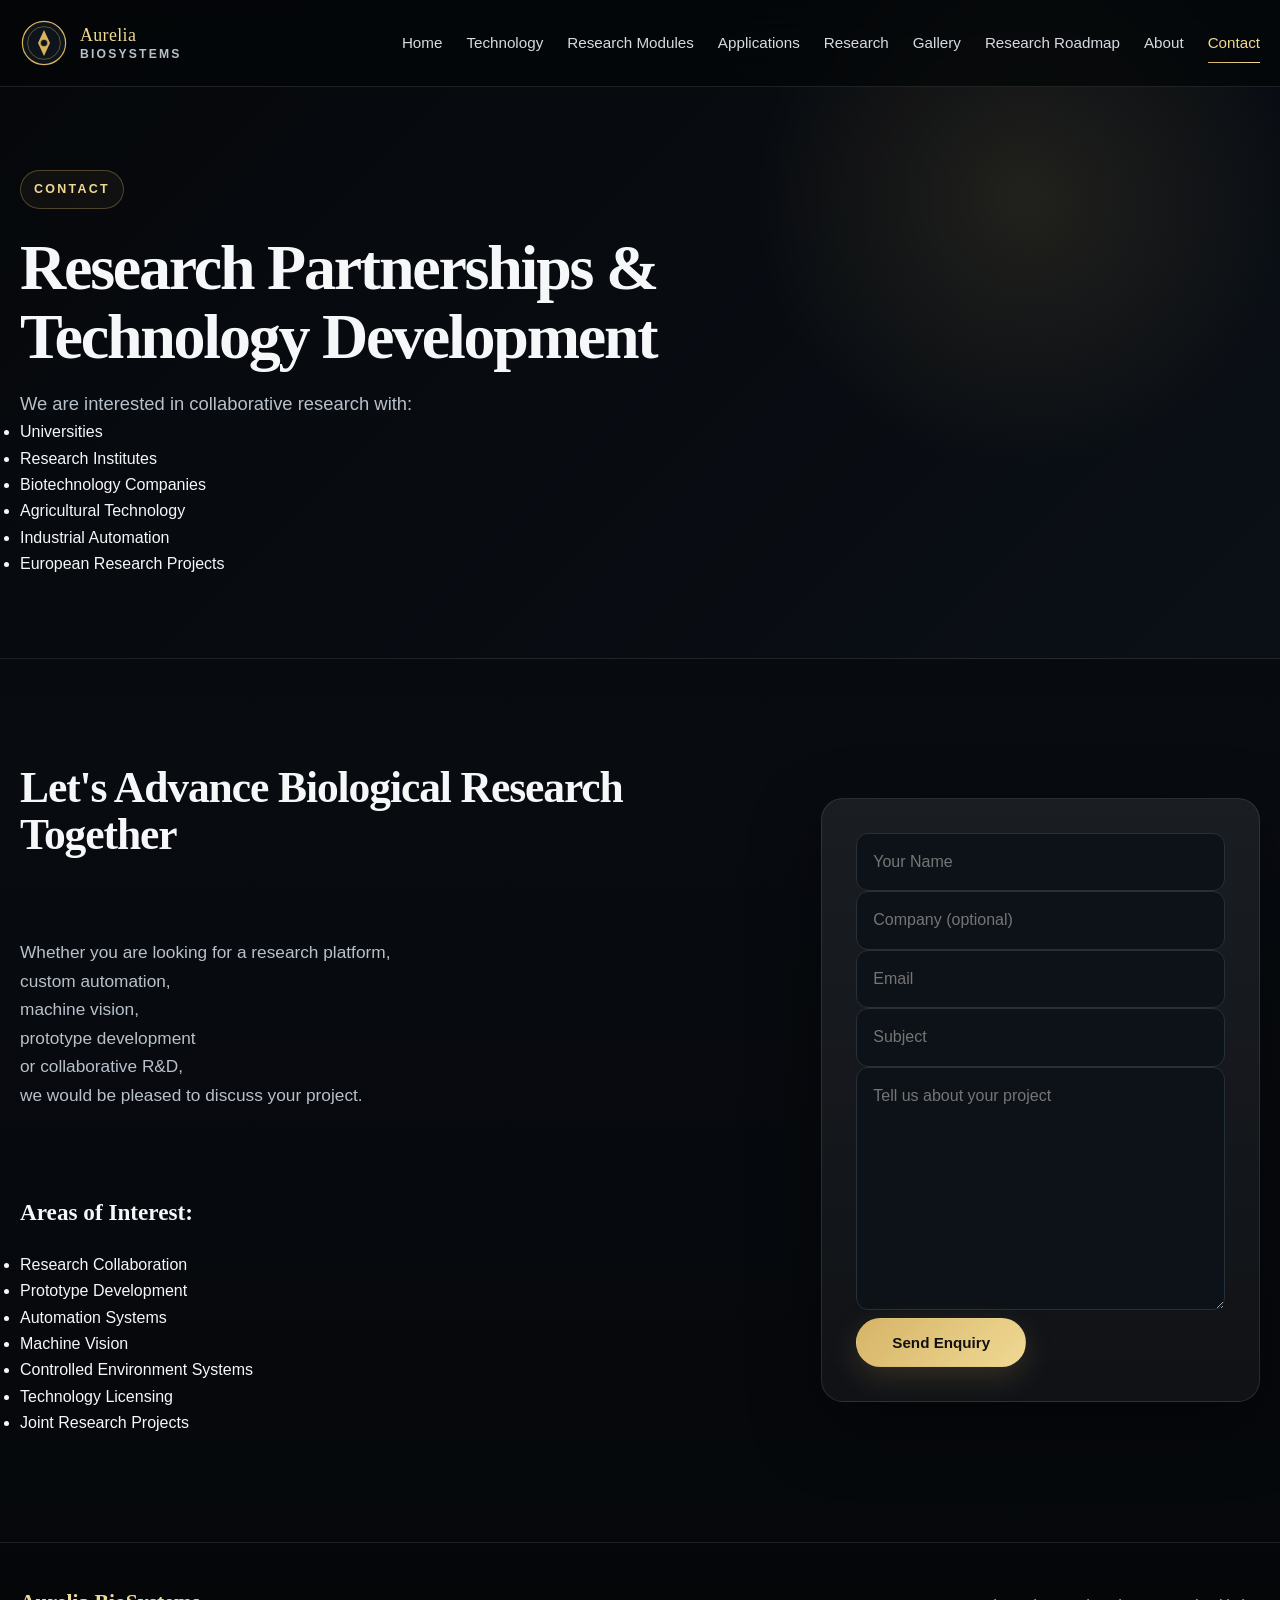
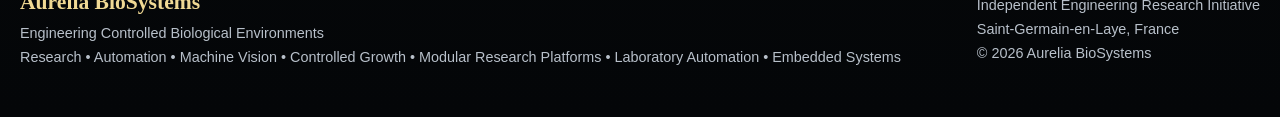
<file: contact.html>
<!DOCTYPE html>
<html lang="en">

<head>

<meta charset="UTF-8">

<meta name="viewport"
content="width=device-width,initial-scale=1">

<title>

Contact | Aurelia BioSystems

</title>

<link rel="stylesheet"
href="css/style.css">

</head>

<body>

<header>

<div class="container">

<a href="index.html" class="logo">

<img src="images/logo.svg">

<span>

Aurelia
<strong>BioSystems</strong>

</span>

</a>

<nav>

<ul>

<li><a href="index.html">Home</a></li>
<li><a href="technology.html">Technology</a></li>
<li><a href="products.html">Research Modules</a></li>
<li><a href="applications.html">Applications</a></li>
<li><a href="research.html">Research</a></li>
<li><a href="gallery.html">Gallery</a></li>
<li><a href="research_roadmap.html">Research Roadmap</a></li>
<li><a href="about.html">About</a></li>
<li><a href="contact.html" class="active">Contact</a></li>


</a></li>

</ul>

</nav>

</div>

</header>


<section class="page-hero">

<div class="container">

<div class="hero-small">

CONTACT

</div>

<h1>

Research Partnerships &
Technology Development

</h1>
<p>
We are interested in collaborative research with:
    <ul>
    <li>Universities</li>
    <li>Research Institutes</li>
    <li>Biotechnology Companies</li>
    <li>Agricultural Technology</li>
    <li>Industrial Automation</li>
    <li>European Research Projects</li>
    </ul>
</p>
</div>
</section>









<section class="content-section">

<div class="container split">


<div>

<h2>

Let's Advance Biological Research Together

</h2>

<p>

Whether you are looking for a research platform,
custom automation,
machine vision,
prototype development
or collaborative R&D,
we would be pleased to discuss your project.

</p>

<br>

<h3>

Areas of Interest:


</h3>
<br>
<ul>

<li>Research Collaboration</li>

<li>Prototype Development</li>

<li>Automation Systems</li>

<li>Machine Vision</li>

<li>Controlled Environment Systems</li>

<li>Technology Licensing</li>

<li>Joint Research Projects</li>

</ul>

</div>


<div>

<form
id="contactForm"
class="contact-form">

<input
type="text"
id="name"
name="name"
placeholder="Your Name"
required>

<input
type="text"
id="company"
name="company"
placeholder="Company (optional)">

<input
type="email"
id="email"
name="email"
placeholder="Email"
required>

<input
type="text"
id="subject"
name="subject"
placeholder="Subject"
required>

<textarea
id="message"
name="message"
rows="8"
placeholder="Tell us about your project"
required>
</textarea>

<button
type="submit"
class="button">

Send Enquiry

</button>

<div
id="status">

</div>

</form>

</div>

</div>

</section>

<footer>

<div class="container footer">

<div>

<h3>Aurelia BioSystems</h3>

<p>
Engineering Controlled Biological Environments<br>
Research • Automation • Machine Vision • Controlled Growth • Modular Research Platforms • Laboratory Automation • Embedded Systems
</p>

</div>

<div>

<p>
Independent Engineering Research Initiative<br>
Saint-Germain-en-Laye, France<br>
© 2026 Aurelia BioSystems
</p>

</div>

</div>

</footer>

<script src="js/contact.js"></script>

<script src="js/main.js"></script>

</body>

</html>
</file>
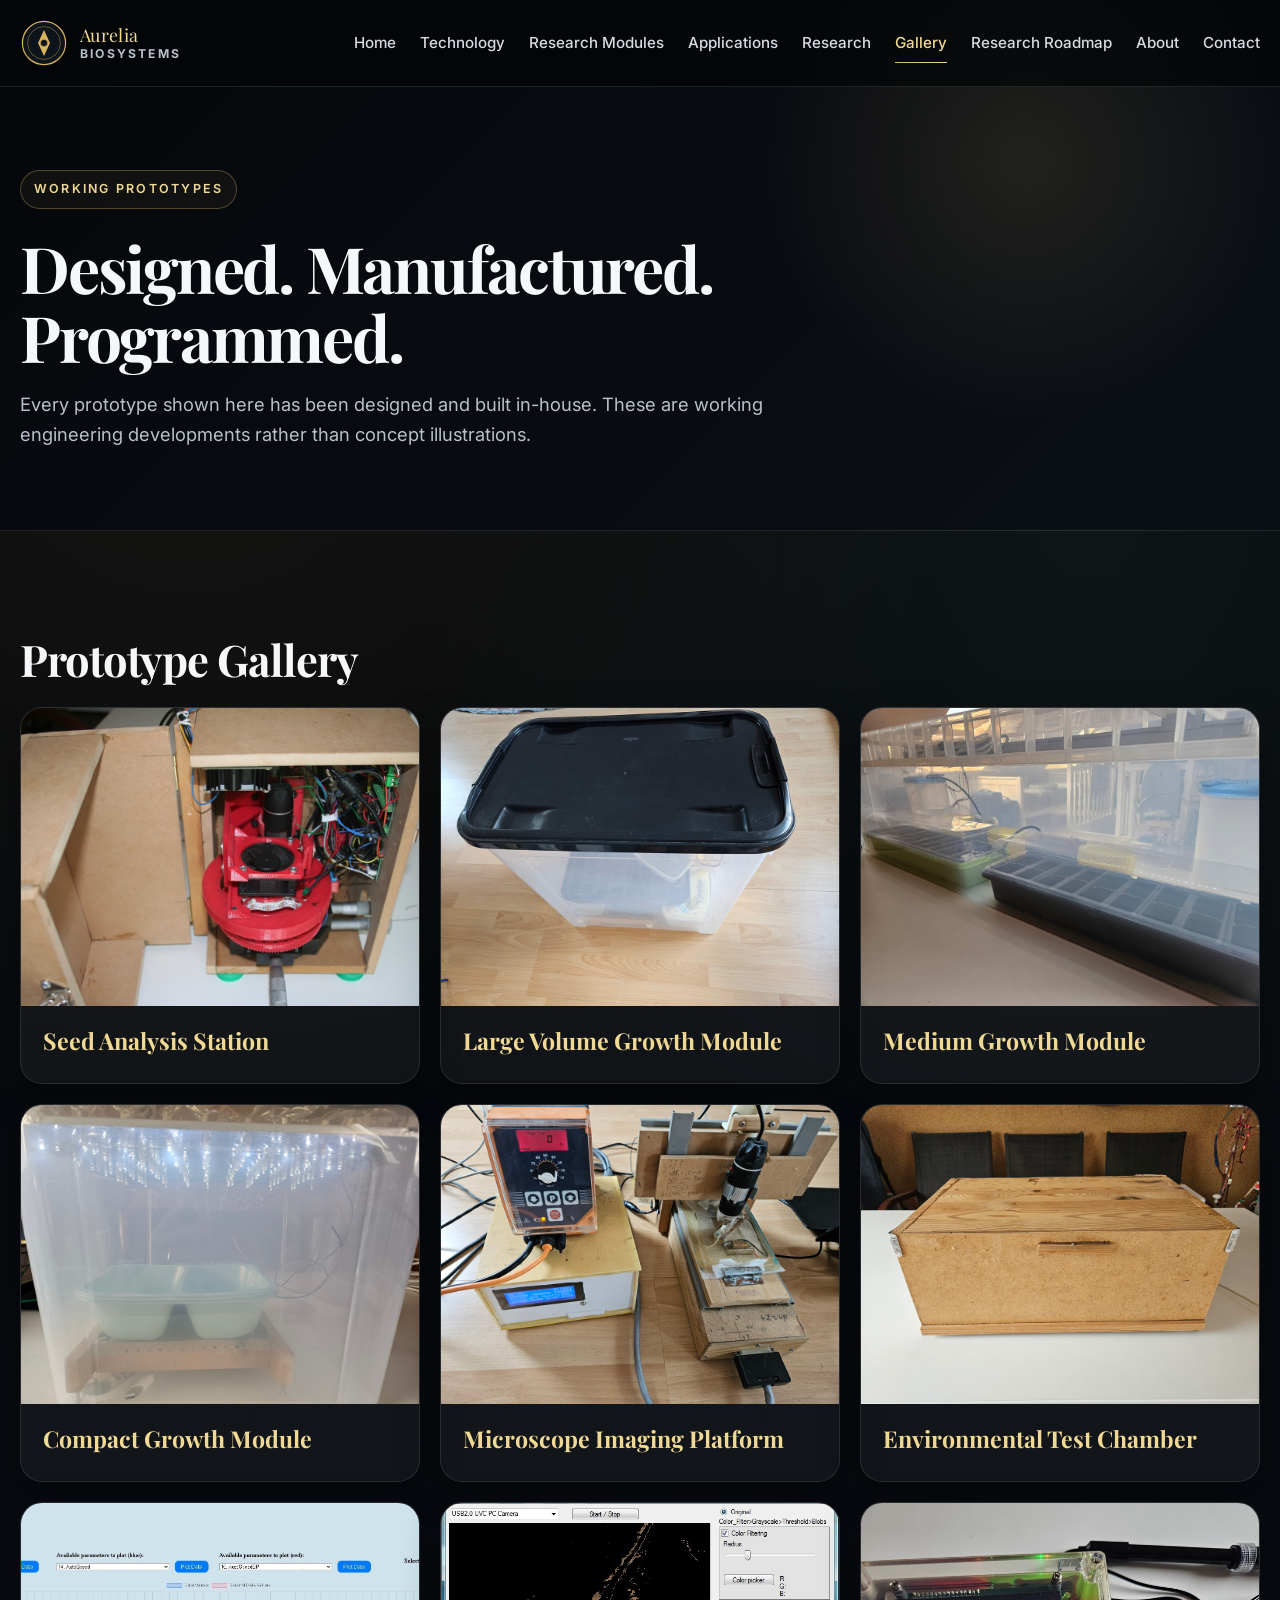
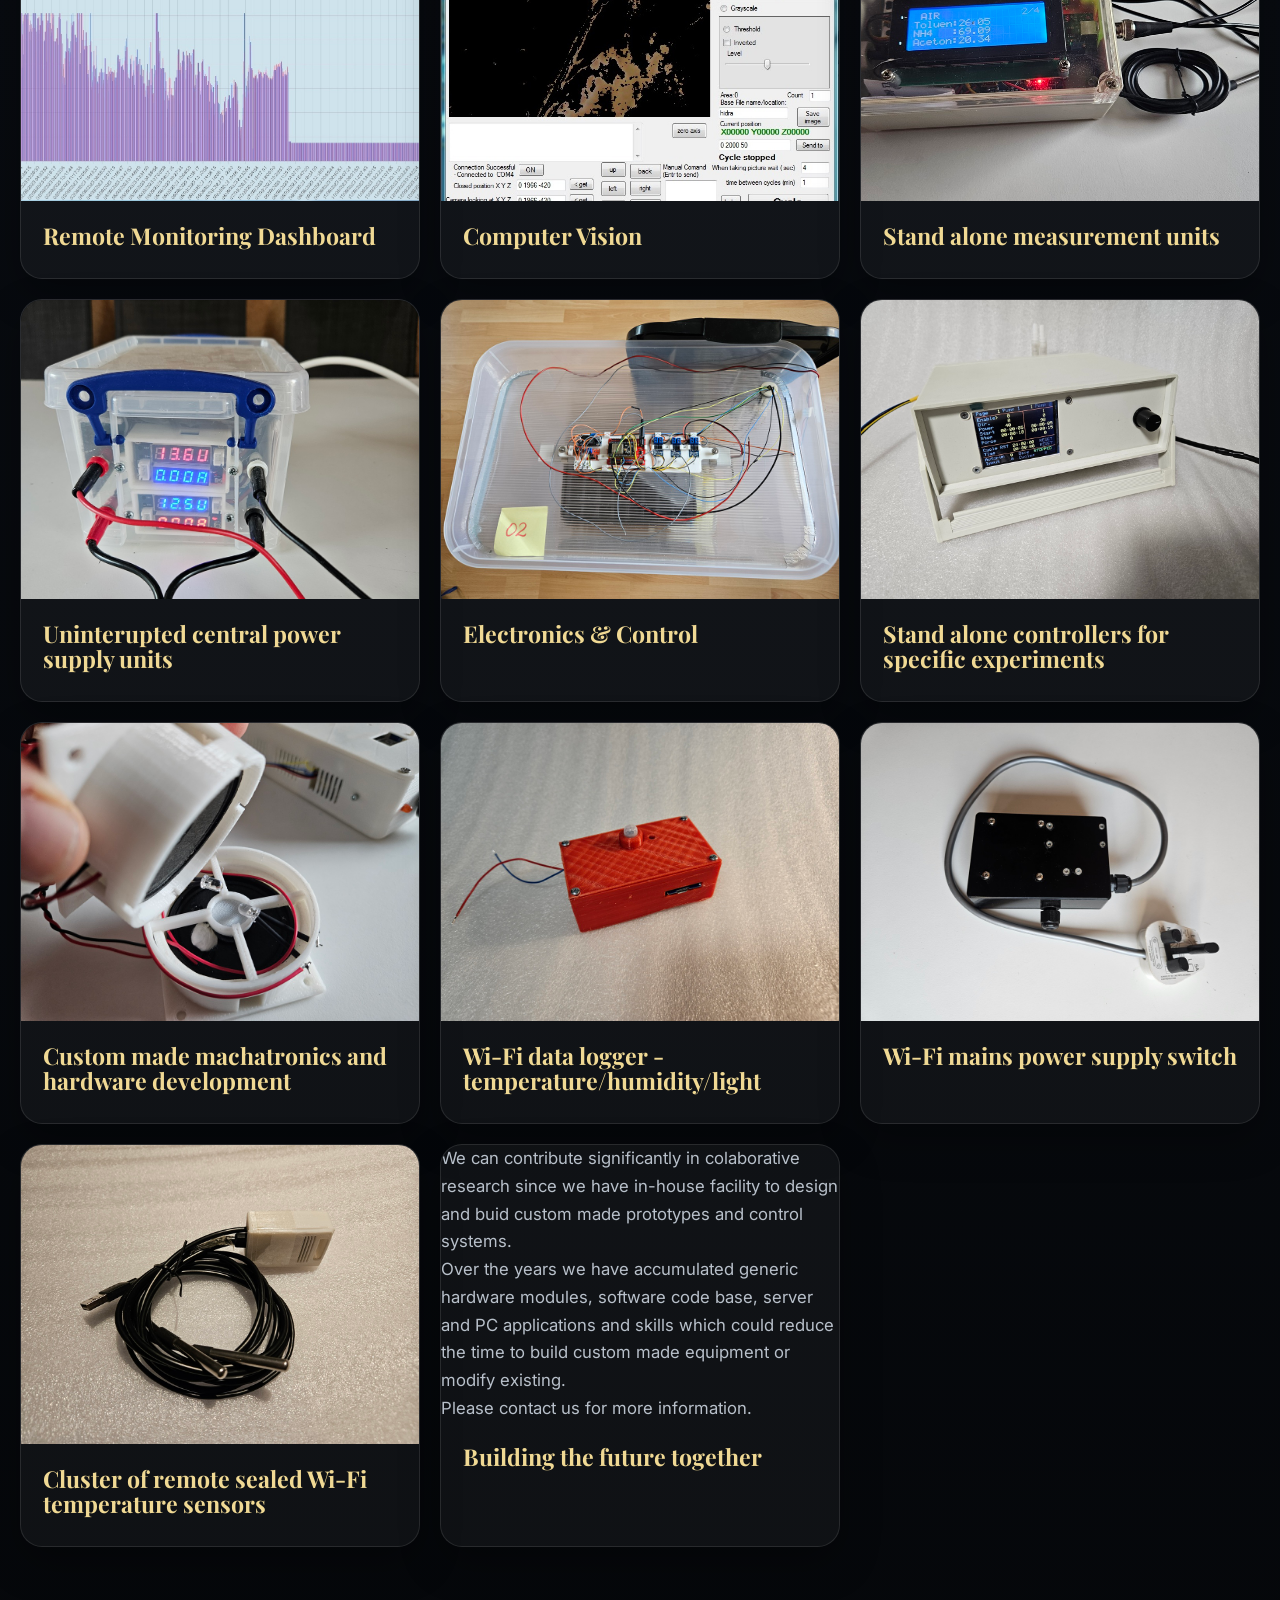
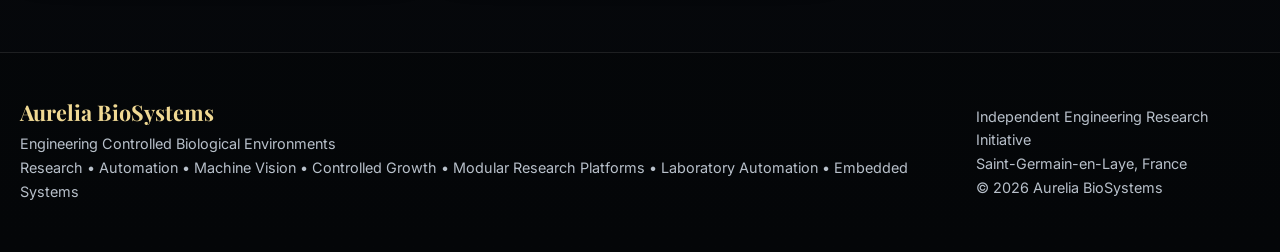
<file: gallery.html>
<!DOCTYPE html>
<html lang="en">

<head>

<meta charset="UTF-8">
<meta name="viewport" content="width=device-width, initial-scale=1">

<title>Prototype Gallery | Aurelia BioSystems</title>

<link rel="stylesheet" href="css/style.css">

<link href="https://fonts.googleapis.com/css2?family=Playfair+Display:wght@500;700&family=Inter:wght@300;400;500&display=swap" rel="stylesheet">

</head>

<body>

<header>

<div class="container">

<a href="index.html" class="logo">

<img src="images/logo.svg">

<span>

Aurelia
<strong>BioSystems</strong>

</span>

</a>

<nav>

<ul>

<li><a href="index.html">Home</a></li>
<li><a href="technology.html">Technology</a></li>
<li><a href="products.html">Research Modules</a></li>
<li><a href="applications.html">Applications</a></li>
<li><a href="research.html" >Research</a></li>
<li><a href="gallery.html" class="active">Gallery</a></li>
<li><a href="research_roadmap.html">Research Roadmap</a></li>
<li><a href="about.html">About</a></li>
<li><a href="contact.html">Contact</a></li>

</ul>

</nav>

</div>

</header>

<section class="page-hero">

<div class="container">

<div class="hero-small">

WORKING PROTOTYPES

</div>

<h1>

Designed.
Manufactured.
Programmed.

</h1>

<p>

Every prototype shown here has been designed and built in-house.

These are working engineering developments rather than concept illustrations.

</p>

</div>

</section>

<section class="content-section">

<div class="container">

<h2>

Prototype Gallery

</h2>

<div class="gallery-grid">

<div class="gallery-item">

<img src="images/seed_analysis_station/IMG_4029s.jpg">


<div class="gallery-caption">

<h3>Seed Analysis Station</h3>

</div>

</div>

<div class="gallery-item">

<img src="images/big_pot/20260908_182819s.jpg">

<div class="gallery-caption">

<h3>Large Volume Growth Module</h3>

</div>

</div>

<div class="gallery-item">

<img src="images/Medium_pot/20260908_181418s.jpg">

<div class="gallery-caption">

<h3>Medium Growth Module</h3>

</div>

</div>

<div class="gallery-item">

<img src="images/small_pot/20260908_180013s.jpg">

<div class="gallery-caption">

<h3>Compact Growth Module</h3>

</div>

</div>

<div class="gallery-item">

<img src="images/CNC_area_of_interest/20260909_113648s.jpg">

<div class="gallery-caption">

<h3>Microscope Imaging Platform</h3>

</div>

</div>

<div class="gallery-item">

<img src="images/temperature_chember/20260908_163750s.jpg">

<div class="gallery-caption">

<h3>Environmental Test Chamber</h3>

</div>

</div>

<div class="gallery-item">

<img src="images/OTADA/OTADA_data_plotted.jpg">

<div class="gallery-caption">

<h3>Remote Monitoring Dashboard</h3>

</div>

</div>

<div class="gallery-item">

<img src="images/CNC_area_of_interest/1s.jpg">

<div class="gallery-caption">

<h3>Computer Vision</h3>

</div>

</div>

<div class="gallery-item">
<img src="images/environmental_gas_water_control/20260908_164731as.jpg">
<div class="gallery-caption">
<h3>Stand alone measurement units</h3>
</div>
</div>

<div class="gallery-item">
<img src="images/power_supply/20260908_175001s.jpg">
<div class="gallery-caption">
<h3>Uninterupted central power supply units</h3>
</div>
</div>


<div class="gallery-item">
<img src="images/big_pot/20260908_182838s.jpg">
<div class="gallery-caption">
<h3>Electronics & Control</h3>
</div>
</div>

<div class="gallery-item">
<img src="images/UV_light/Peristaltic_pump_controller1-s.jpg">
<div class="gallery-caption">
<h3>Stand alone controllers for specific experiments</h3>
</div>
</div>

<div class="gallery-item">
<img src="images/Seed_sound/20260908_195857s.jpg">
<div class="gallery-caption">
<h3>Custom made machatronics and hardware development</h3>
</div>
</div>

<div class="gallery-item">
<img src="images/power_supply/data_logger_1.jpg">
<div class="gallery-caption">
<h3>Wi-Fi data logger - temperature/humidity/light</h3>
</div>
</div>

<div class="gallery-item">
<img src="images/power_supply/WiFI_switch.jpg">
<div class="gallery-caption">
<h3>Wi-Fi mains power supply switch</h3>
</div>
</div>

<div class="gallery-item">
<img src="images/power_supply/WIFI_temperature_logger-small.jpg">
<div class="gallery-caption">
<h3>Cluster of remote sealed Wi-Fi temperature sensors</h3>
</div>
</div>

<div class="gallery-item">
     <p>We can contribute significantly in colaborative research 
        since we have in-house facility to design and buid 
        custom made prototypes and control systems.<br> 
        Over the years we have accumulated generic hardware modules, 
        software code base, server and PC applications and skills which could reduce the time to
        build custom made equipment or modify existing.<br>
        
        Please contact us for more information. 
<div class="gallery-caption">
   
<h3>Building the future together </h3>

</div>
</div>

</div>




</div>

</section>

<footer>

<div class="container footer">

<div>

<h3>Aurelia BioSystems</h3>

<p>
Engineering Controlled Biological Environments<br>
Research • Automation • Machine Vision • Controlled Growth • Modular Research Platforms • Laboratory Automation • Embedded Systems
</p>

</div>

<div>

<p>
Independent Engineering Research Initiative<br>
Saint-Germain-en-Laye, France<br>
© 2026 Aurelia BioSystems
</p>

</div>

</div>

</footer>

<script src="js/main.js"></script>

</body>

</html>
</file>
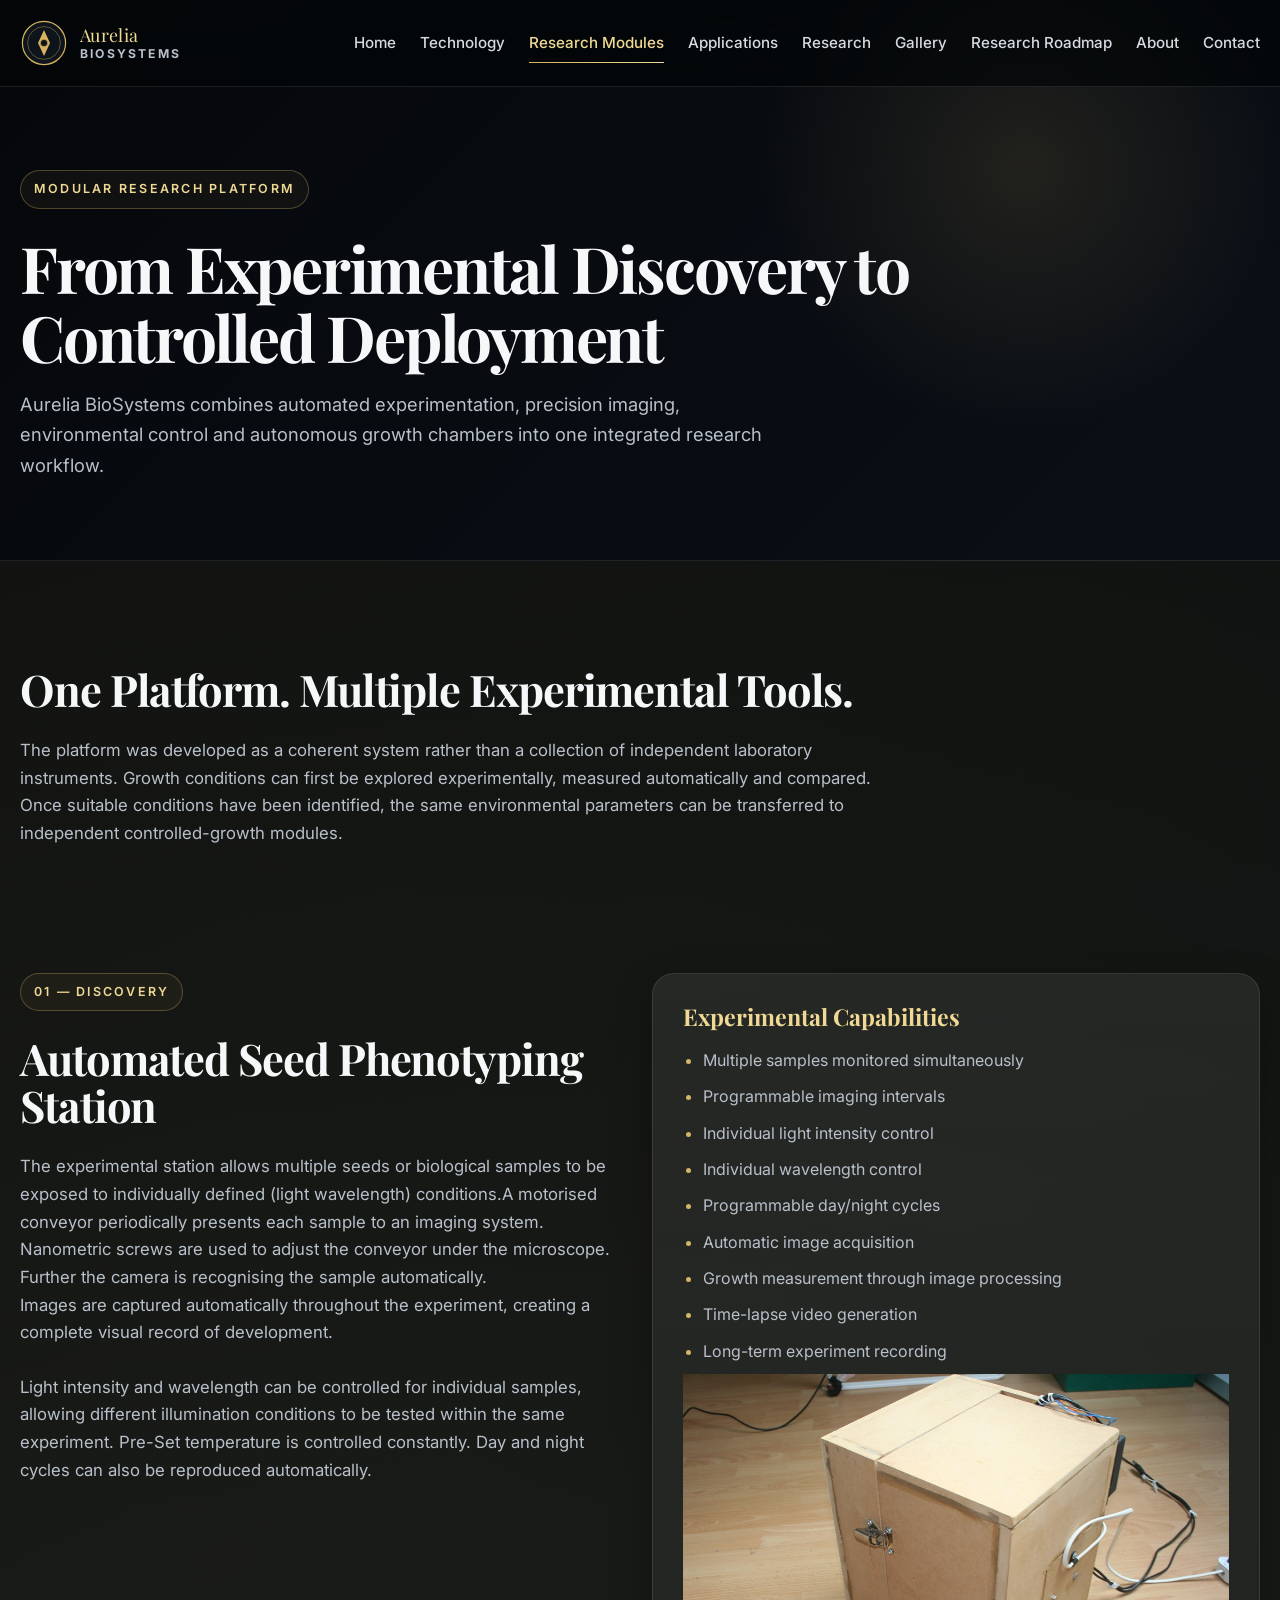
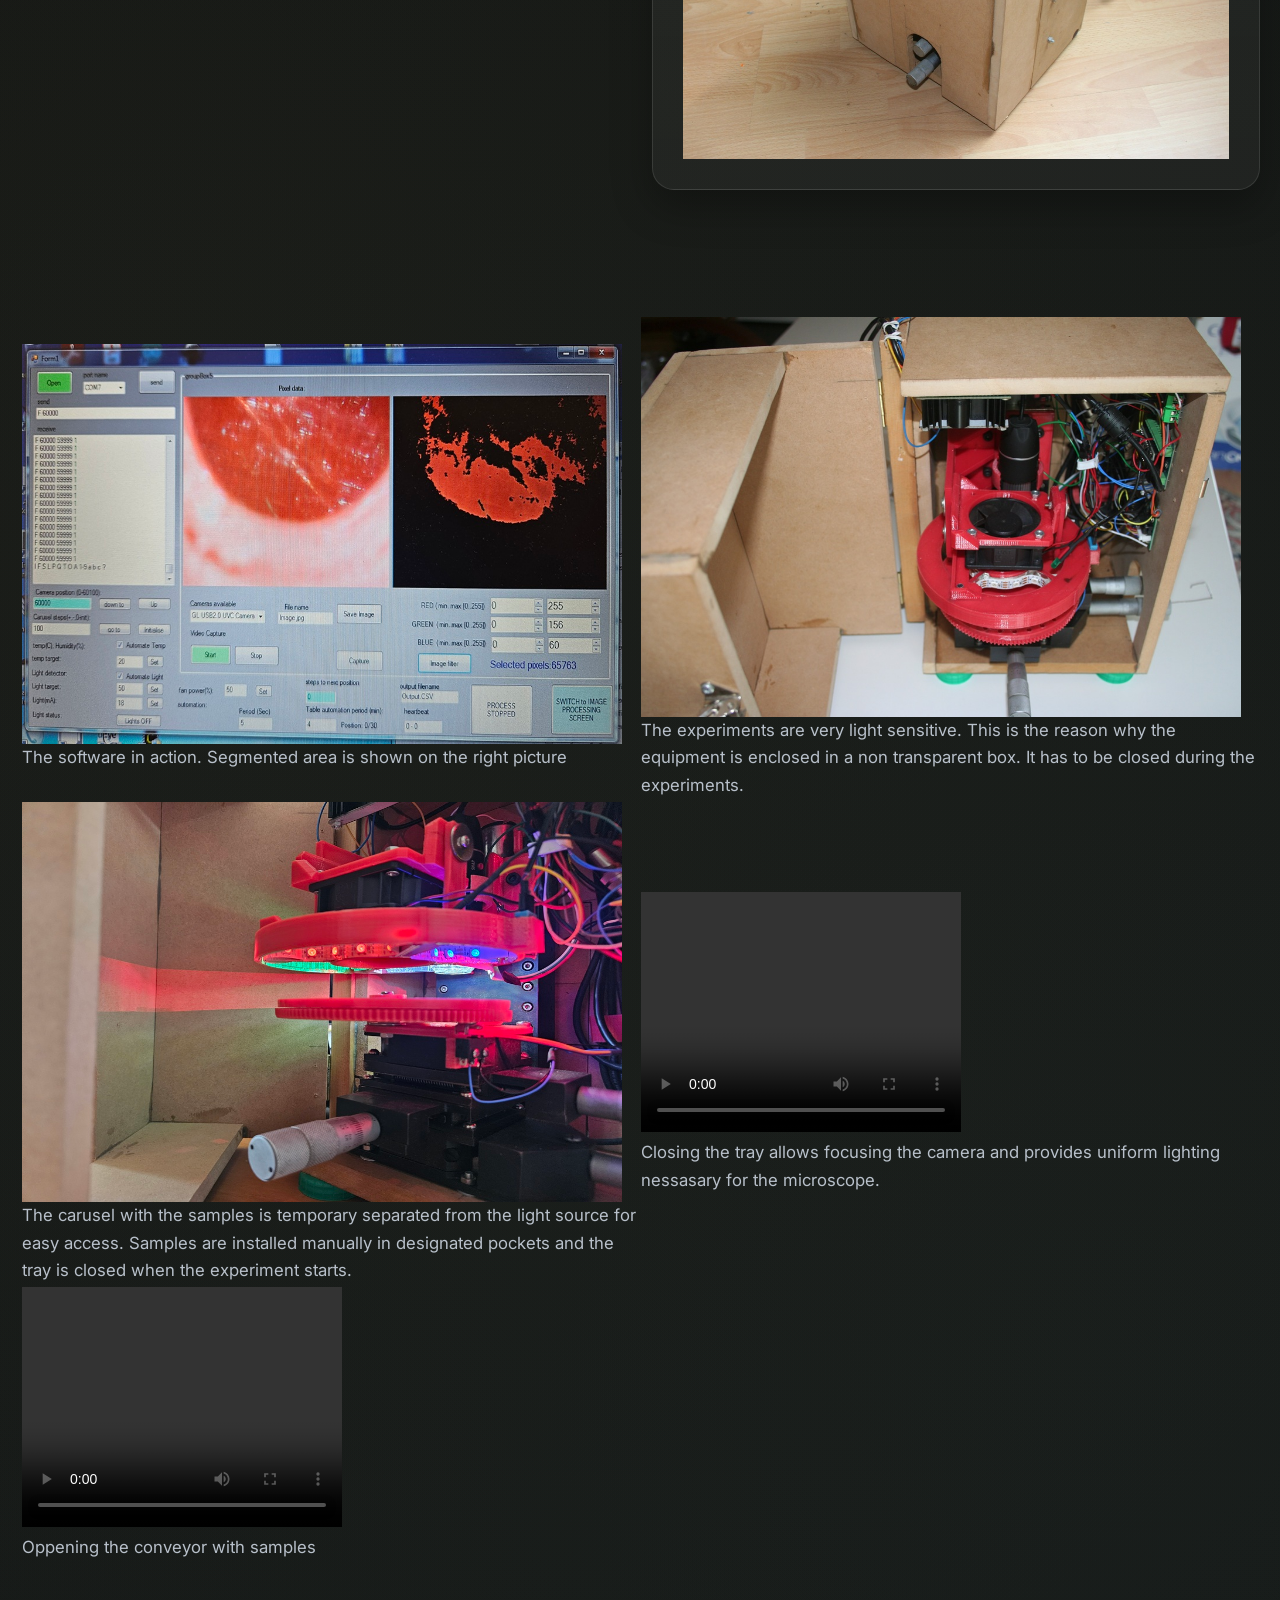
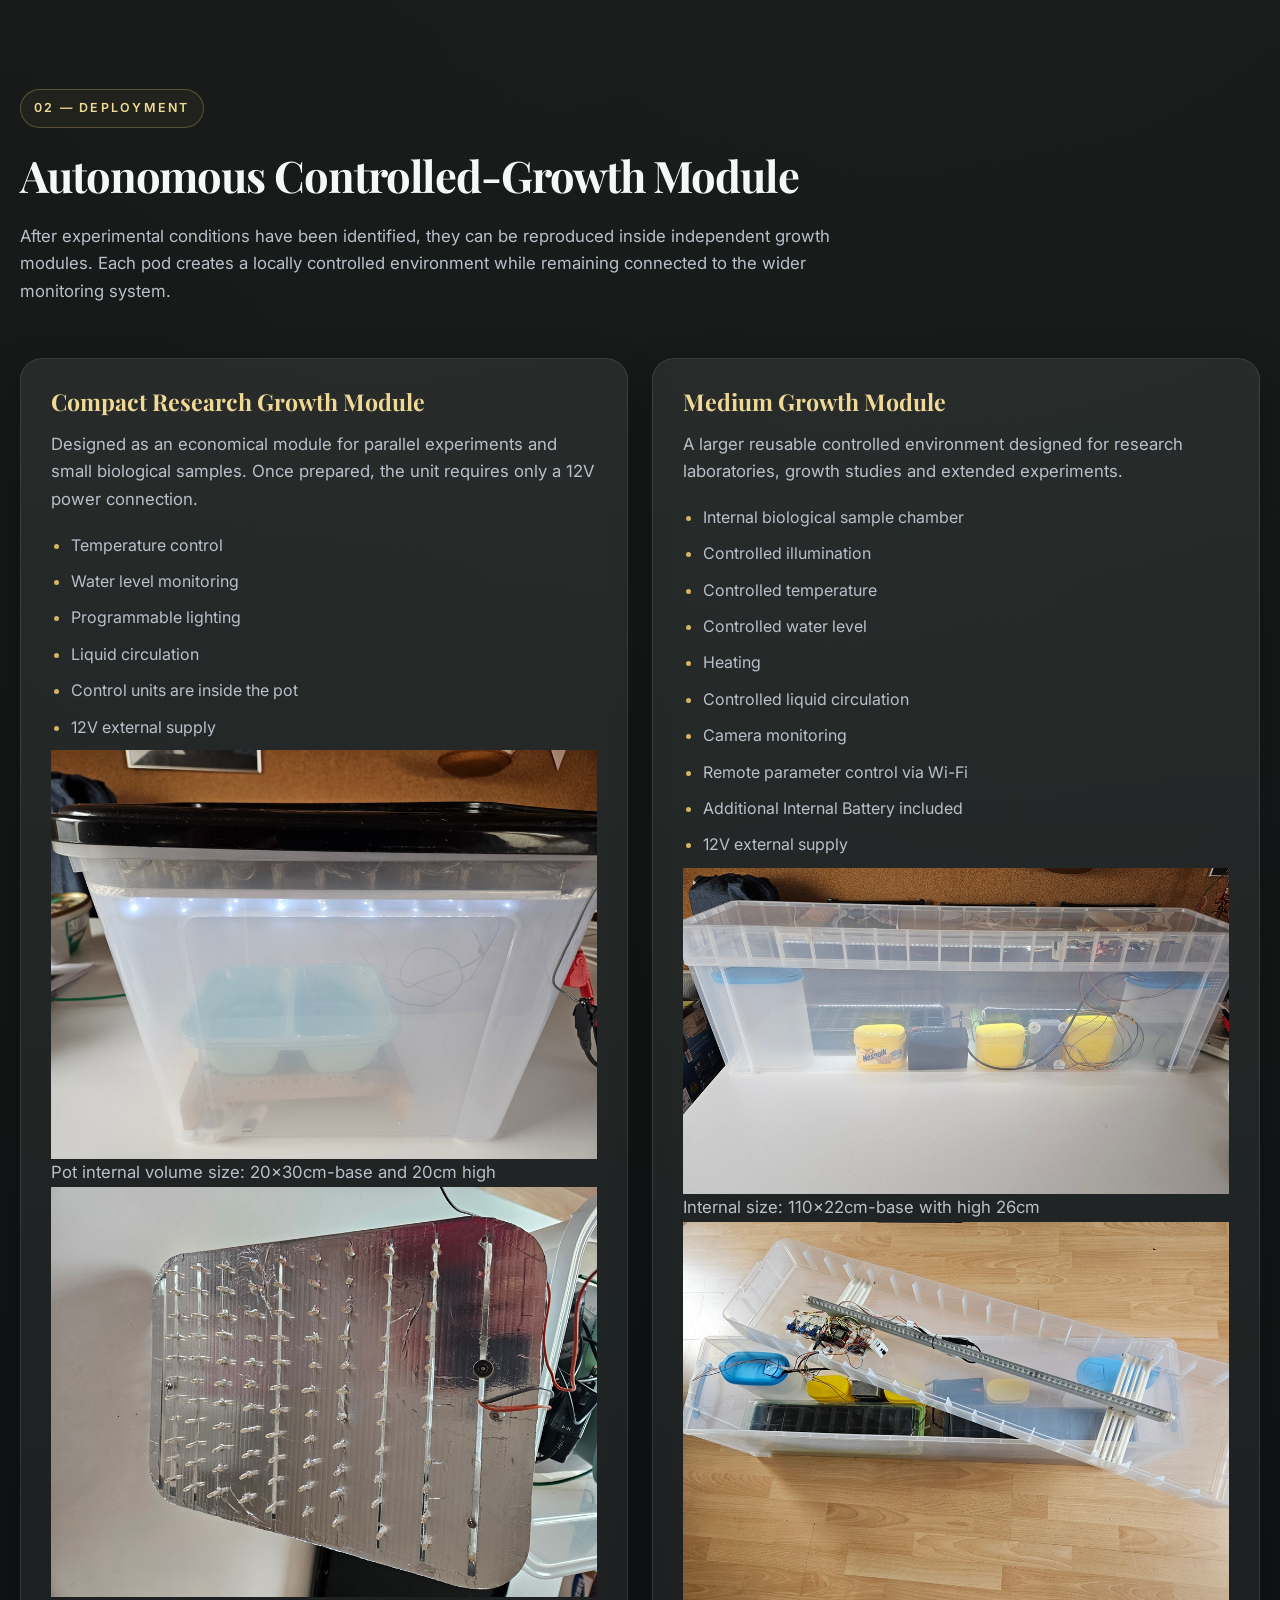
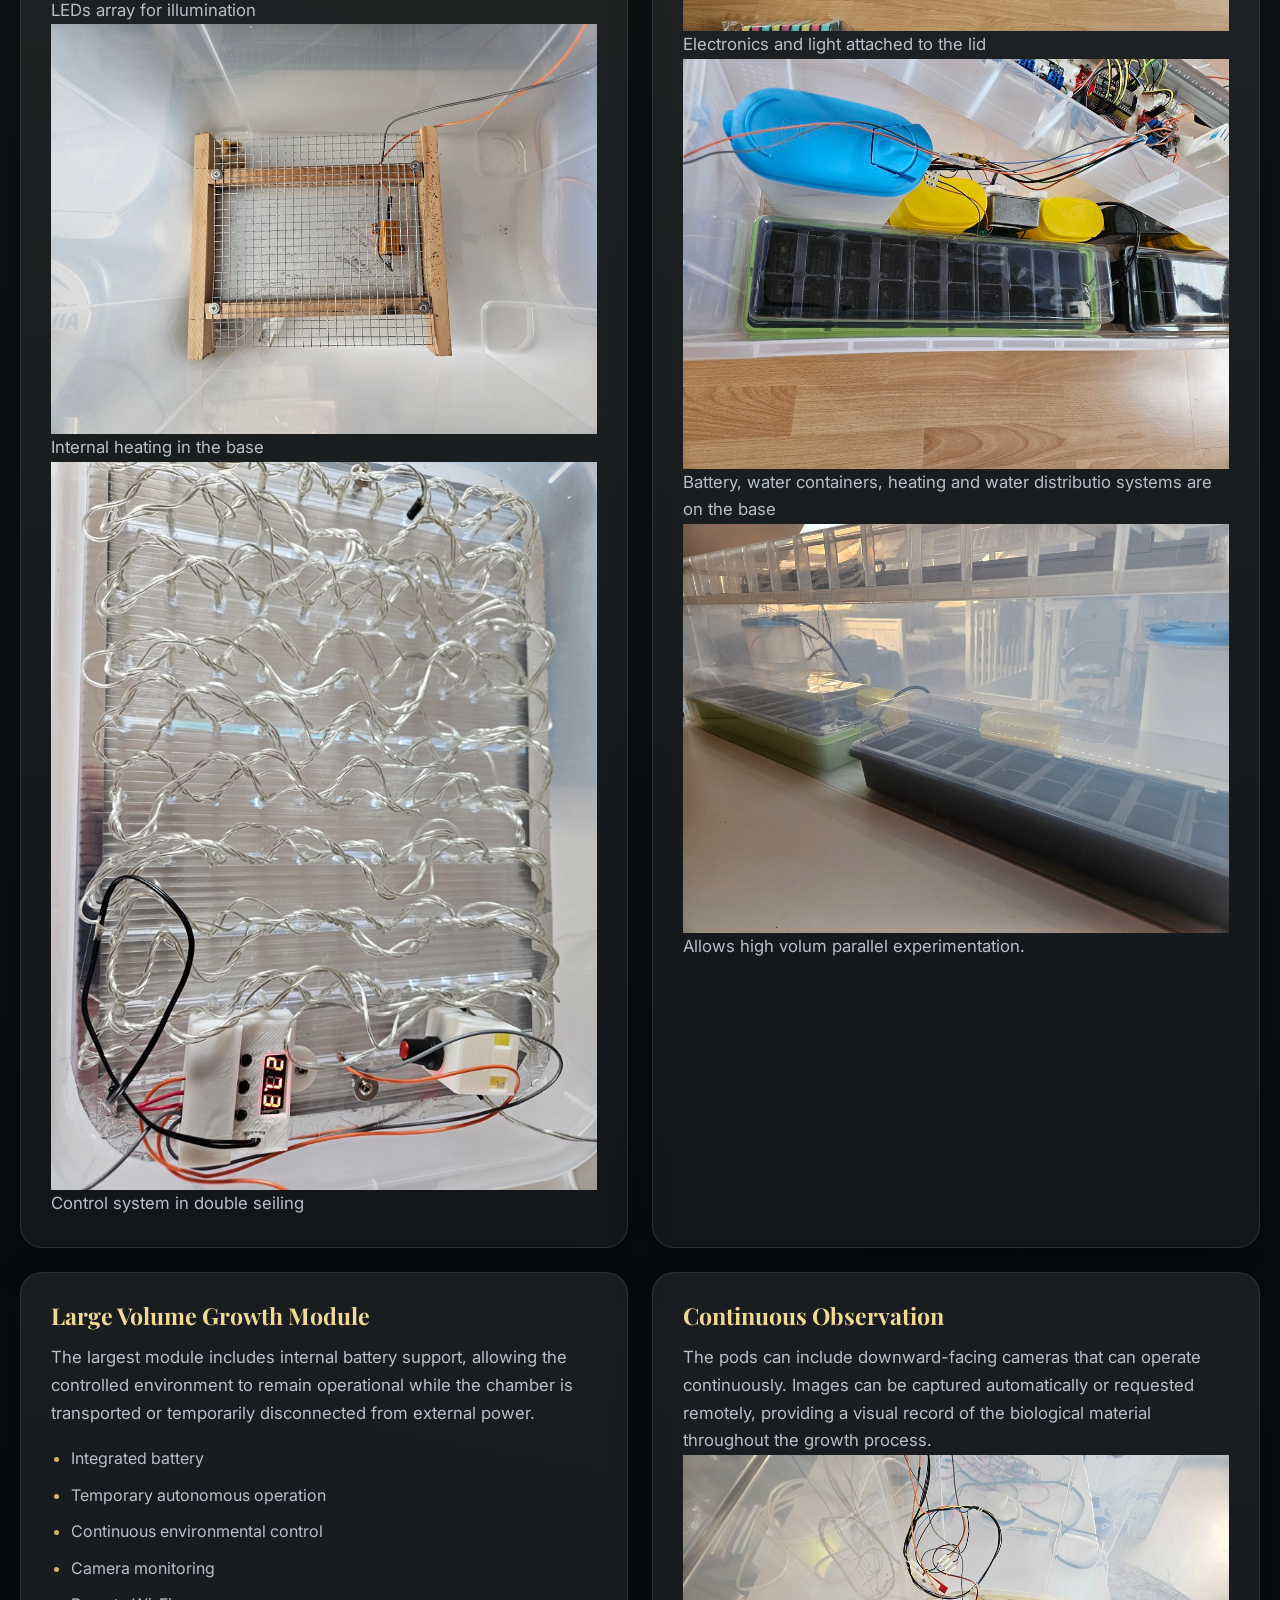
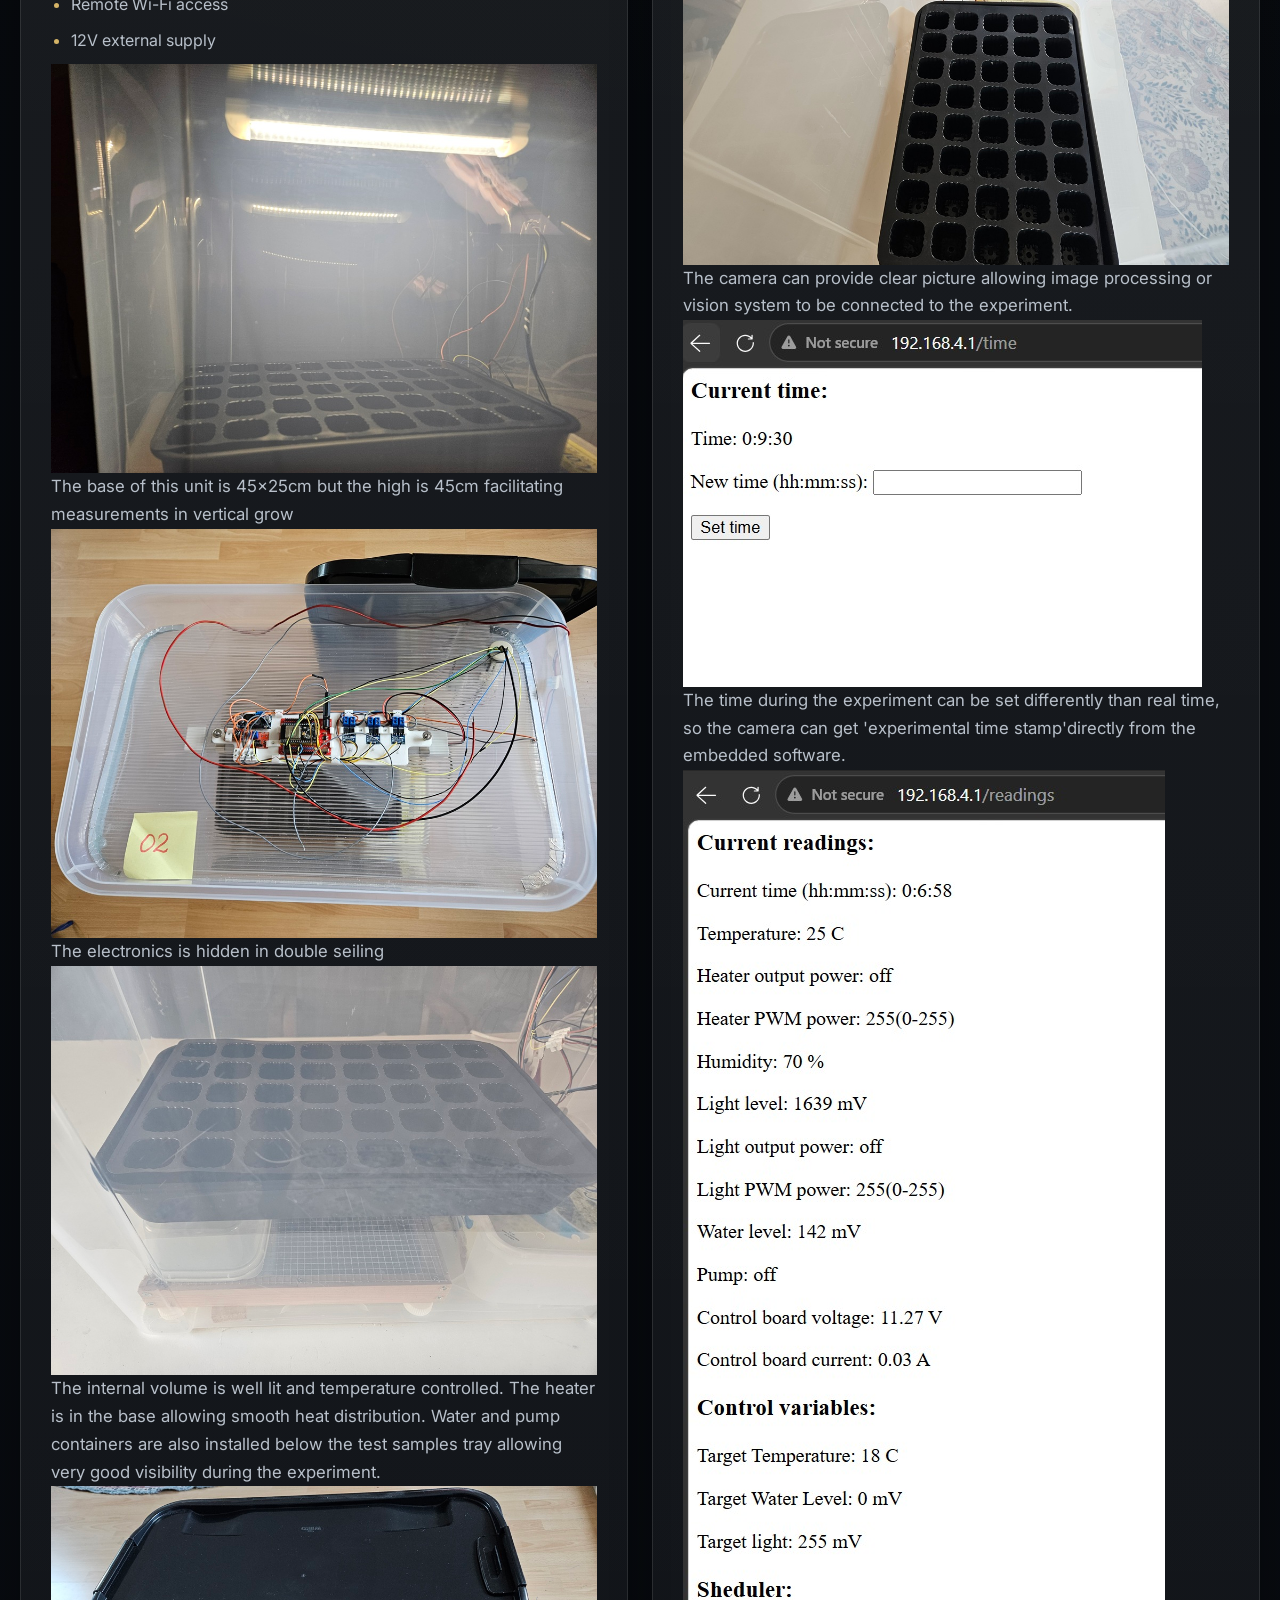
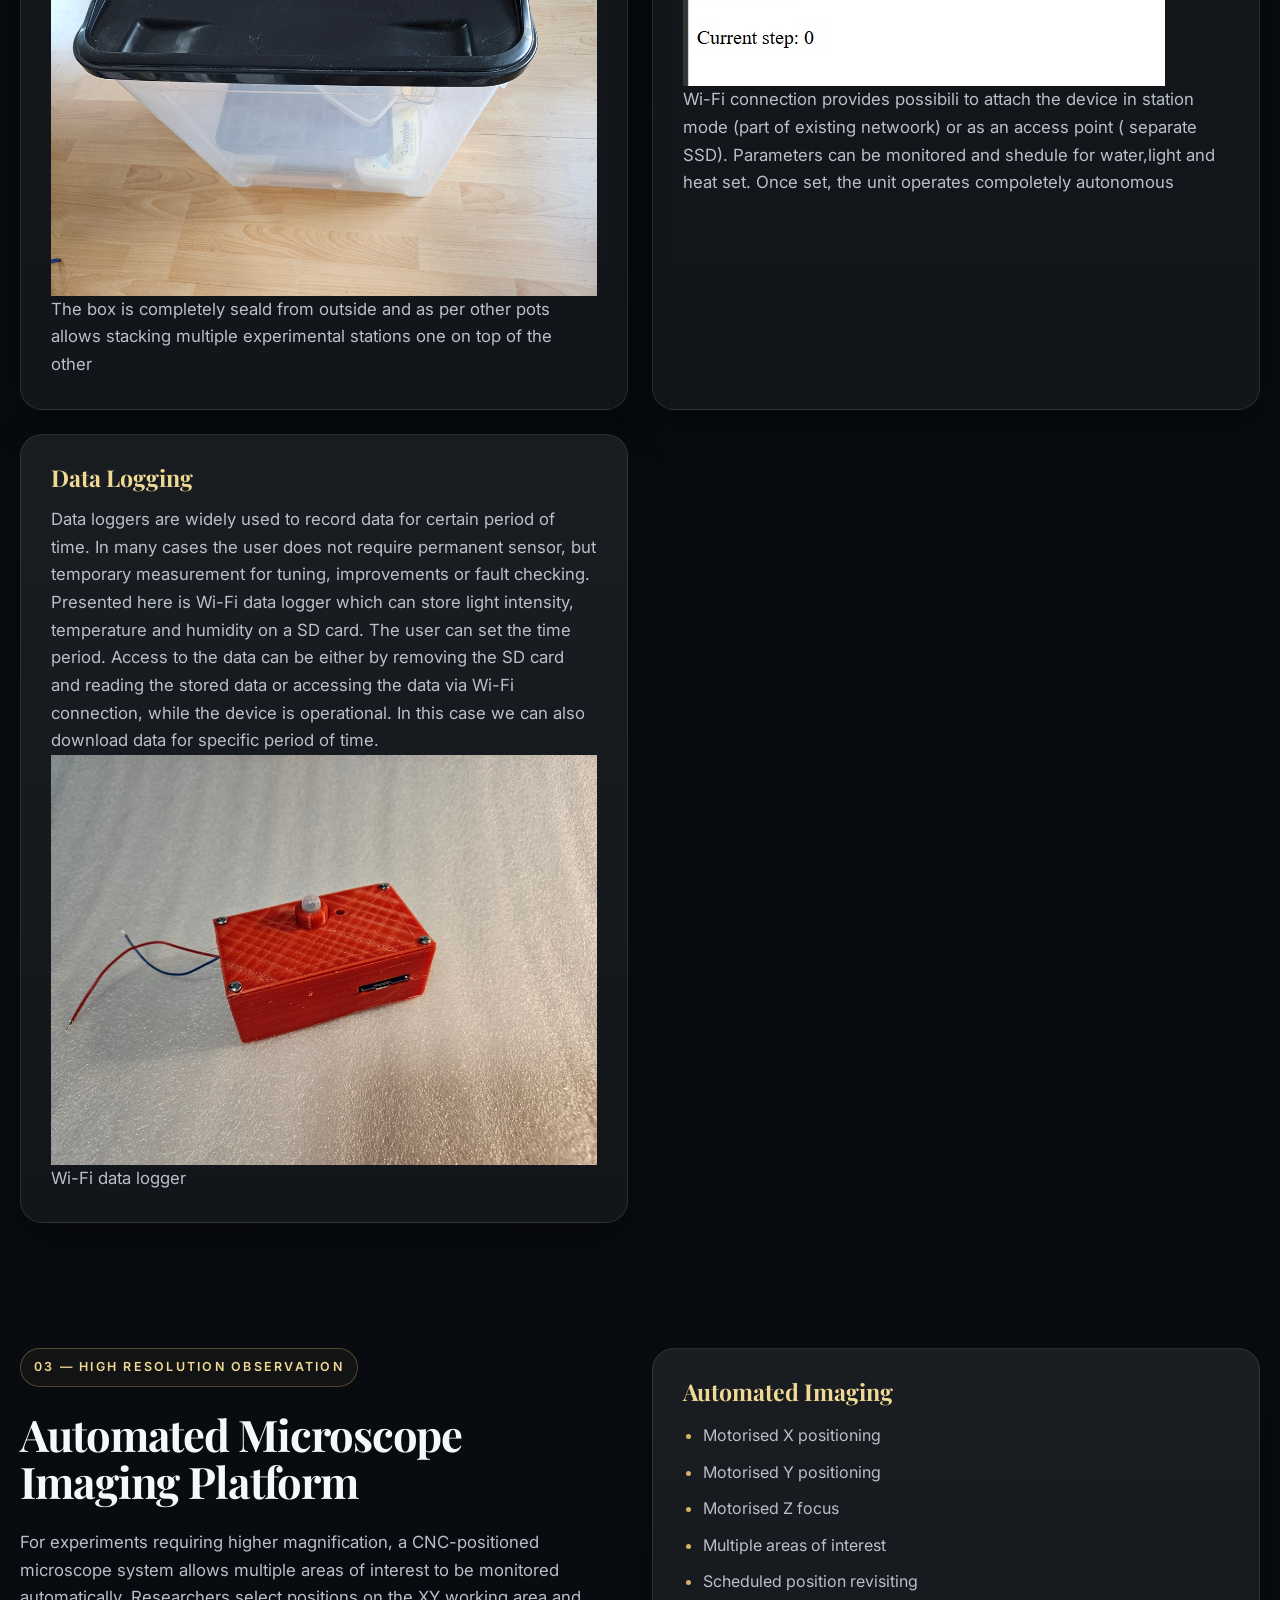
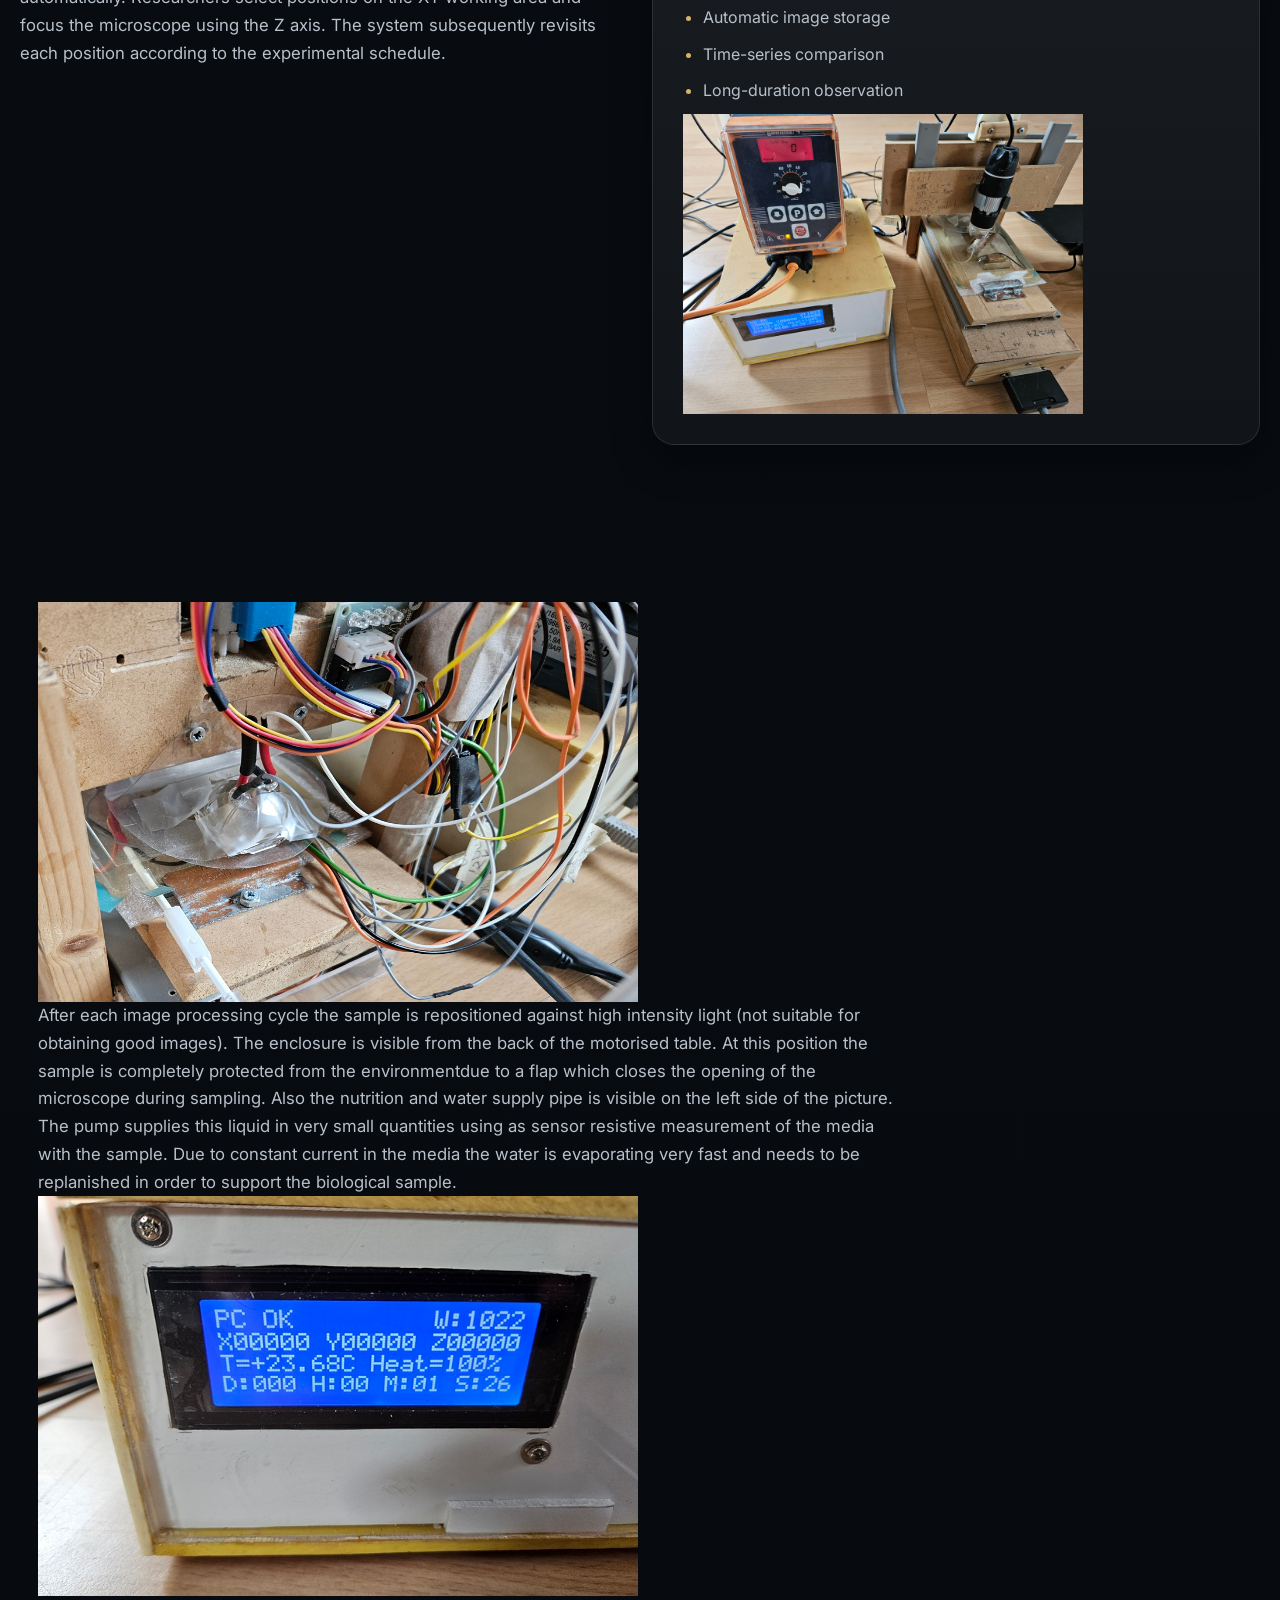
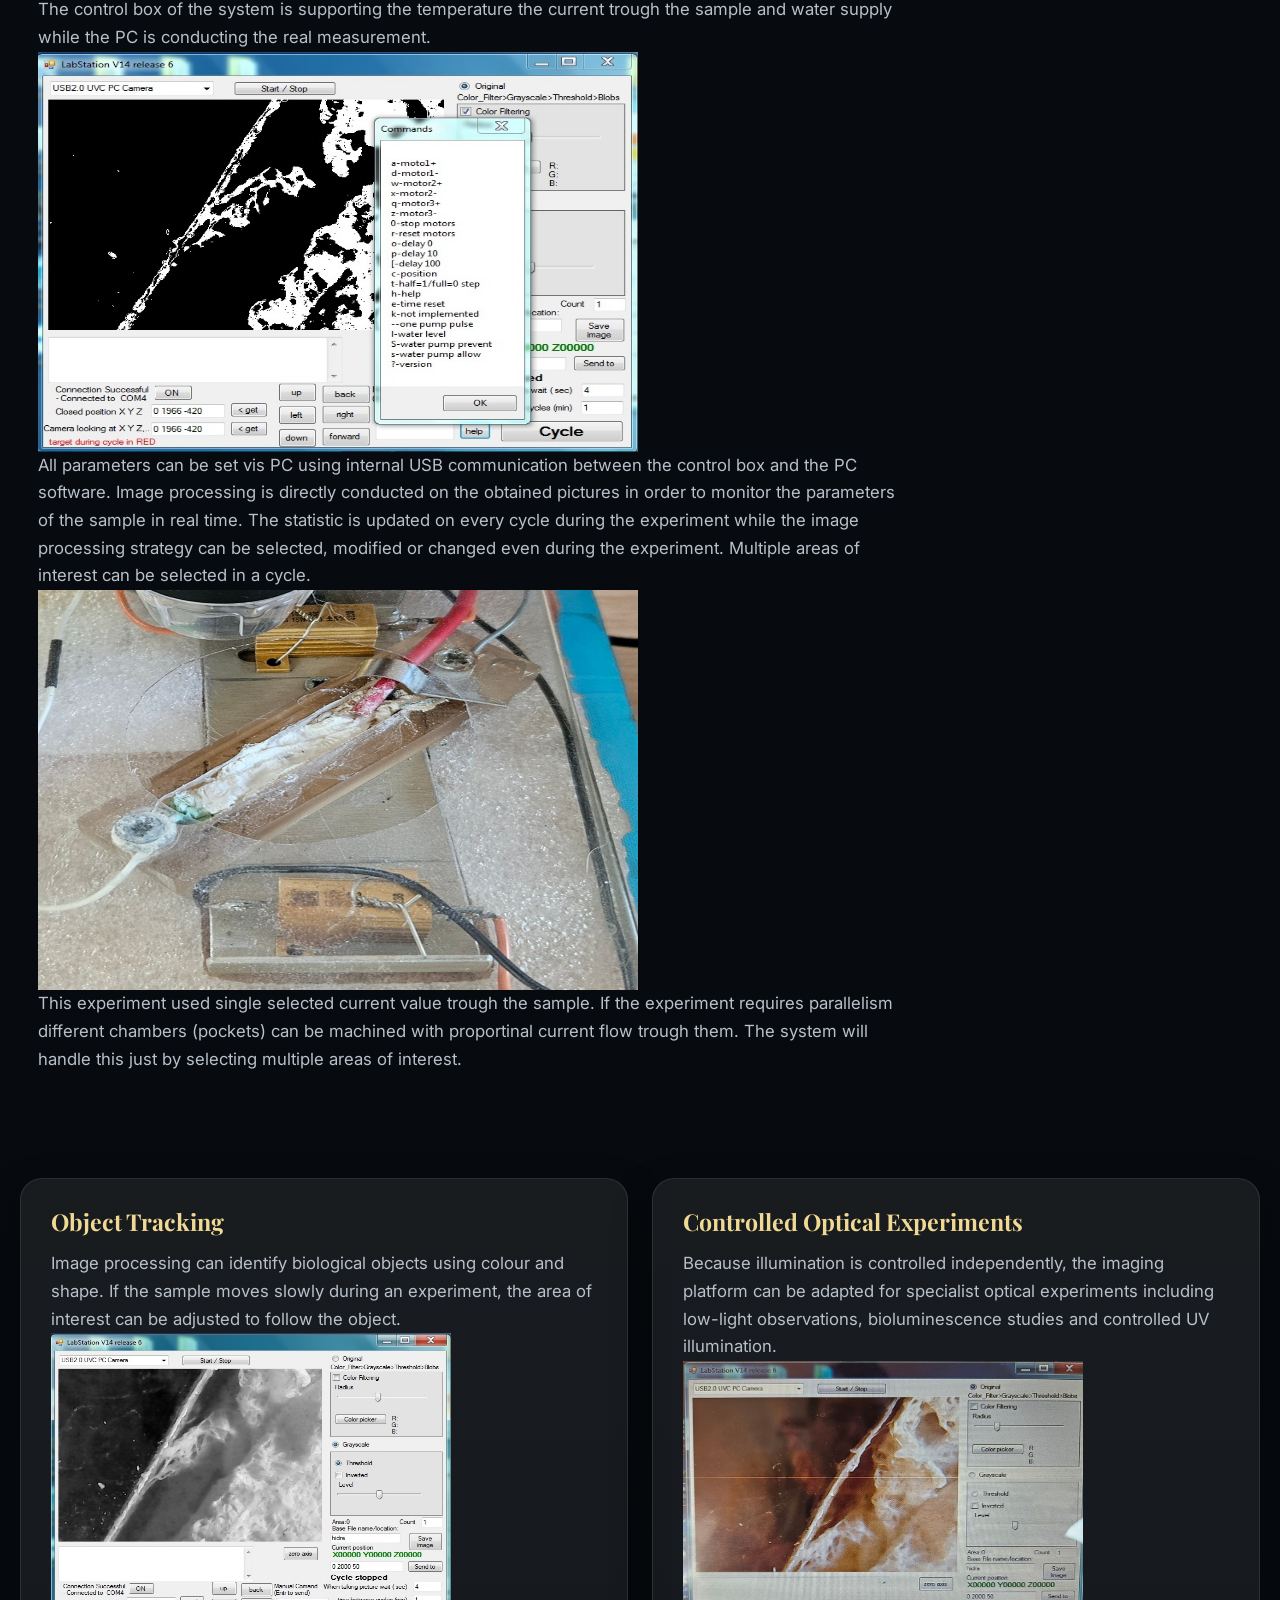
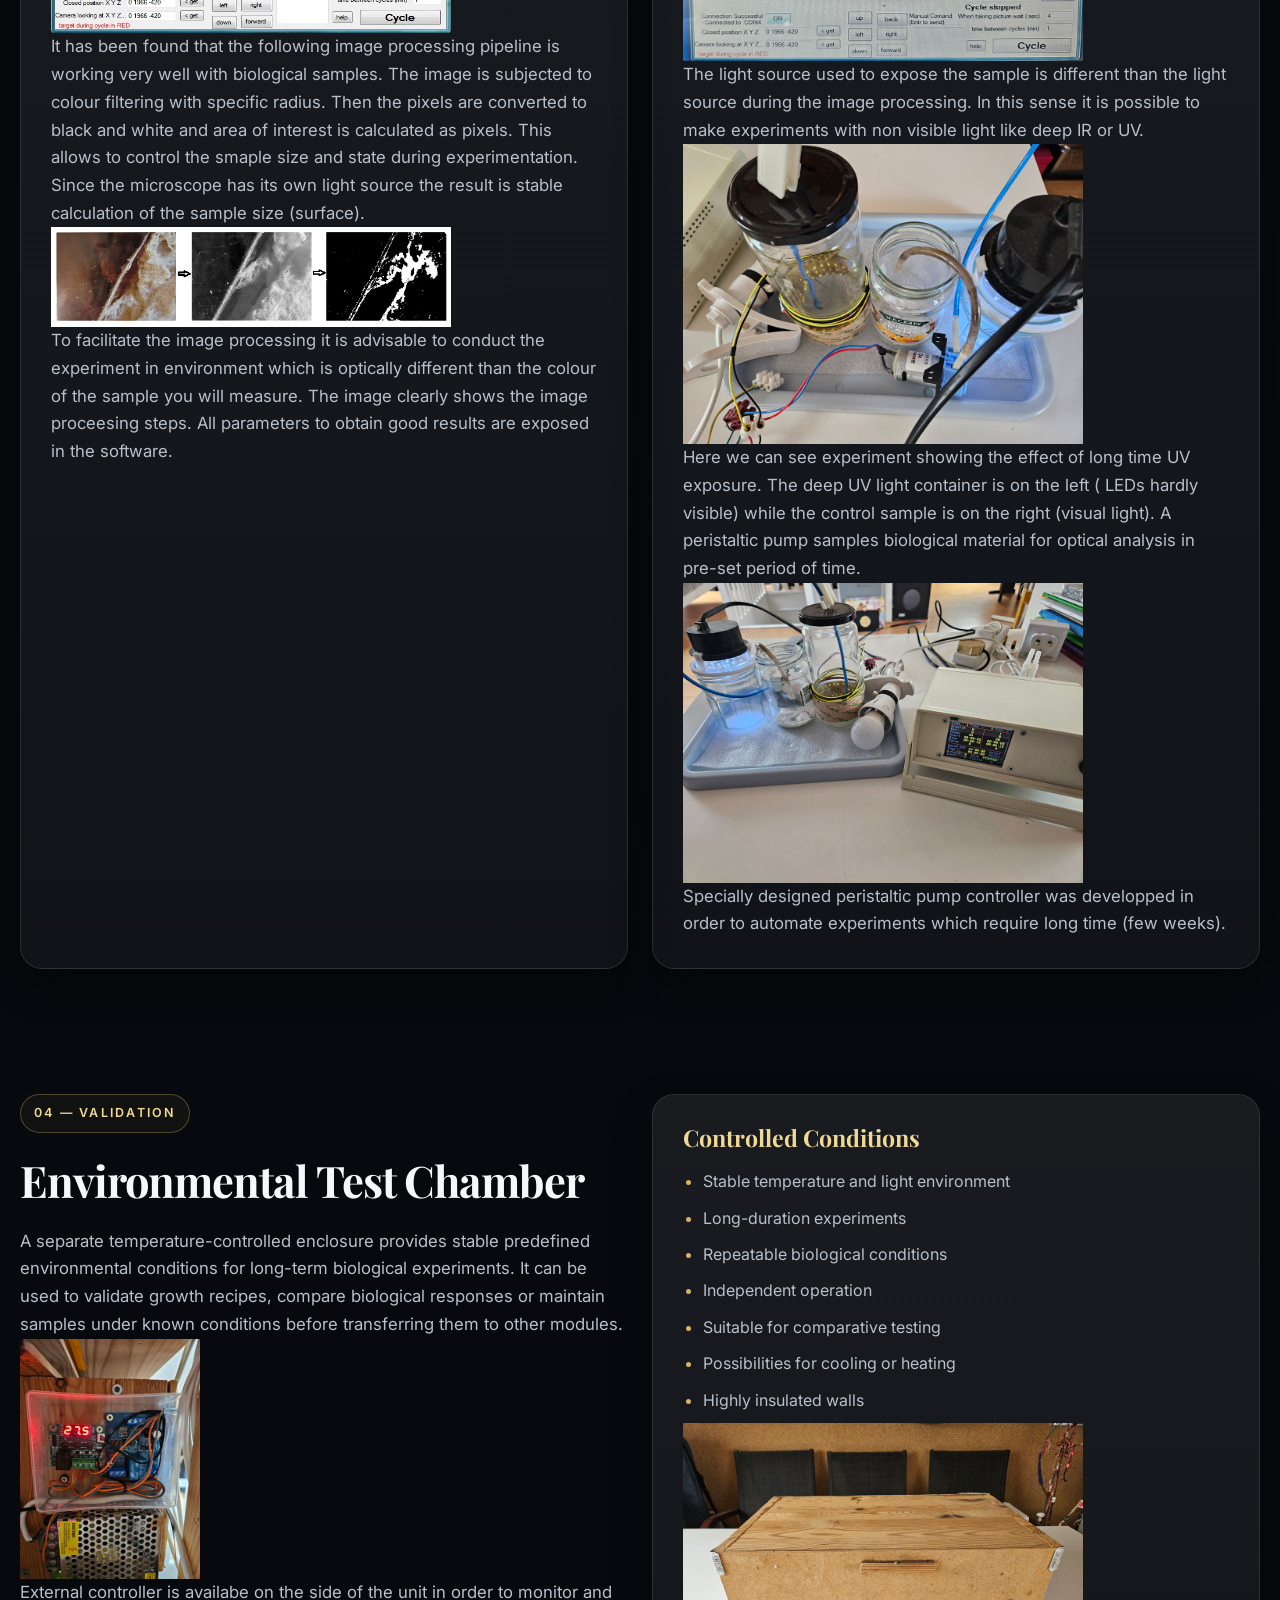
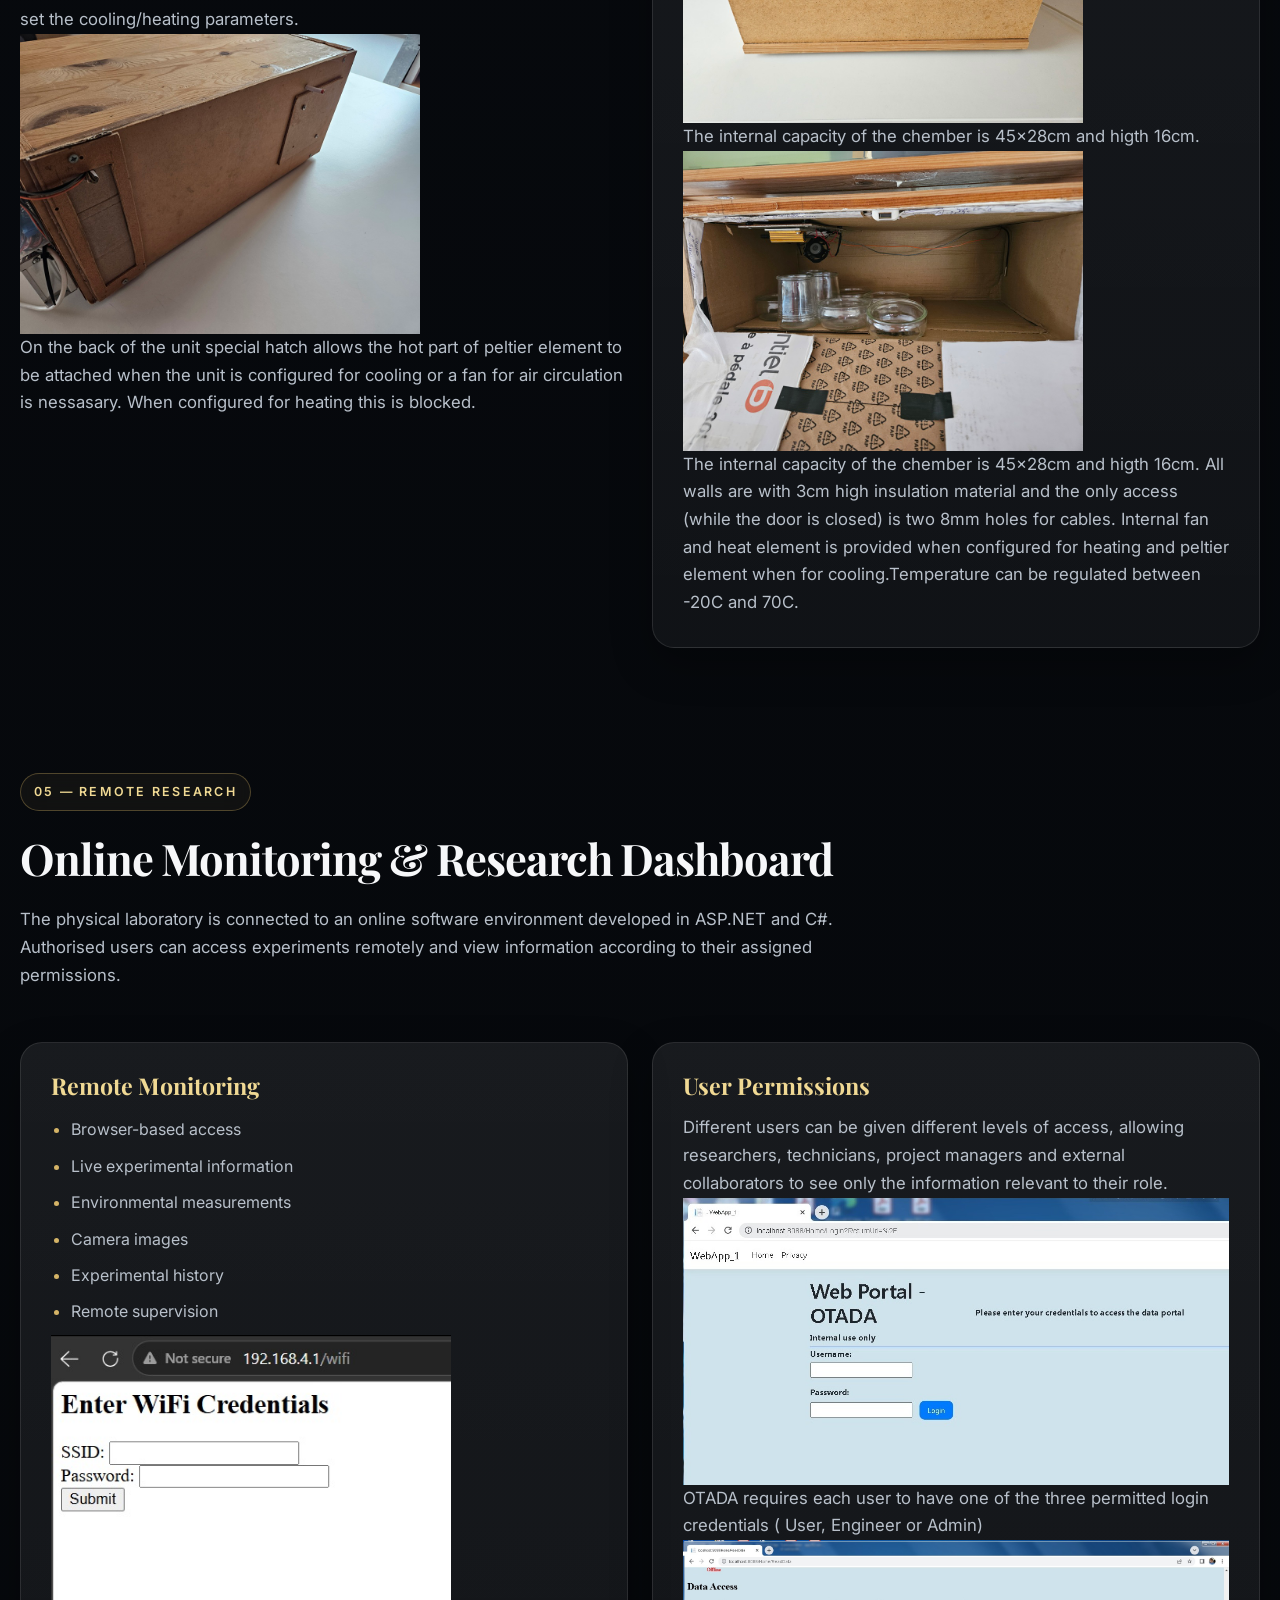
<file: products.html>
<!DOCTYPE html>
<html lang="en">

<head>

<meta charset="UTF-8">
<meta name="viewport" content="width=device-width, initial-scale=1">

<title>Experimental Modules | Aurelia BioSystems</title>

<meta name="description"
content="A modular research platform combining automated seed analysis, controlled growth chambers, microscopy, environmental testing and remote monitoring.">

<link rel="stylesheet" href="css/style.css">

<link href="https://fonts.googleapis.com/css2?family=Playfair+Display:wght@500;600;700&family=Inter:wght@300;400;500;600&display=swap"
rel="stylesheet">

</head>

<body>

<header>

<div class="container">

<a href="index.html" class="logo">

<img src="images/logo.svg" alt="Aurelia BioSystems">

<span>
Aurelia
<strong>BioSystems</strong>
</span>

</a>

<nav>

<ul>

<li><a href="index.html" >Home</a></li>
<li><a href="technology.html">Technology</a></li>
<li><a href="products.html" class="active">Research Modules</a></li>
<li><a href="applications.html">Applications</a></li>
<li><a href="research.html">Research</a></li>
<li><a href="gallery.html">Gallery</a></li>
<li><a href="research_roadmap.html">Research Roadmap</a></li>
<li><a href="about.html">About</a></li>
<li><a href="contact.html">Contact</a></li>

</ul>

</nav>

</div>

</header>


<!-- ======================================================
     HERO
====================================================== -->

<section class="page-hero">

<div class="container">

<div class="hero-small">
MODULAR RESEARCH PLATFORM
</div>

<h1>
From Experimental Discovery
to Controlled Deployment
</h1>

<p>

Aurelia BioSystems combines automated experimentation,
precision imaging, environmental control and autonomous
growth chambers into one integrated research workflow.

</p>

</div>

</section>


<!-- ======================================================
     INTRODUCTION
====================================================== -->

<section class="content-section">

<div class="container">

<h2>
One Platform. Multiple Experimental Tools.
</h2>

<p>

The platform was developed as a coherent system rather than a
collection of independent laboratory instruments.

Growth conditions can first be explored experimentally,
measured automatically and compared.

Once suitable conditions have been identified,
the same environmental parameters can be transferred
to independent controlled-growth modules.

</p>


</section>


<!-- ======================================================
     SEED ANALYSIS STATION
====================================================== -->

<section class="content-section">

<div class="container">

<div class="content-grid">

<div>

<div class="hero-small">
01 — DISCOVERY
</div>

<h2>
Automated Seed Phenotyping Station
</h2>

<p>The experimental station allows multiple seeds or biological
   samples to be exposed to individually defined (light wavelength) conditions.A motorised conveyor periodically presents each sample to an
   imaging system. Nanometric screws are used to adjust the conveyor under the microscope. Further the camera is recognising the sample automatically.</p>

<p>Images are captured automatically throughout the experiment,
creating a complete visual record of development.</p>
<br>

<p>Light intensity and wavelength can be controlled for individual
samples, allowing different illumination conditions to be tested
within the same experiment. Pre-Set temperature is controlled constantly.
Day and night cycles can also be reproduced automatically.
</p>

</div>


<div class="content-card reveal">

<h3>Experimental Capabilities</h3>

<ul>

<li>Multiple samples monitored simultaneously</li>

<li>Programmable imaging intervals</li>

<li>Individual light intensity control</li>

<li>Individual wavelength control</li>

<li>Programmable day/night cycles</li>

<li>Automatic image acquisition</li>

<li>Growth measurement through image processing</li>

<li>Time-lapse video generation</li>

<li>Long-term experiment recording</li>

</ul>

<img src="images/seed_analysis_station/IMG_4028s.jpg" alt="big_pot" >
</div>
</div>
</div>
</section>


<section class="content-section">
<div class="container">

<table style="width:100%">
 
  <tr>
    <td padding="20px">
     <img src="images/seed_analysis_station/segmentations.jpg" alt="big_pot" width="600" height="400">
     <p>The software in action. Segmented area is shown on the right picture </p>
    </td>
    <td padding="20px">
     <img src="images/seed_analysis_station/IMG_4029s.jpg" alt="big_pot" width="600" height="400">
     <p>The experiments are very light sensitive. This is the reason why the equipment is enclosed in a non transparent box. It has to be closed during the experiments. </p>
    </td>
    
  </tr>

   <tr>
    <td padding="20px">
     <img src="images/seed_analysis_station/seed_light_sections_1s.jpg" alt="big_pot" width="600" height="400">
     <p>The carusel with the samples is temporary separated from the light source for easy access. Samples are installed manually in designated pockets and the tray is closed when the experiment starts.</p>
    </td>
    <td padding="20px">
     <video width="320" height="240" controls>
     <source src="images/seed_analysis_station/focusing.mp4" type="video/mp4">
     </video>
     <p>Closing the tray allows focusing the camera and provides uniform lighting nessasary for the microscope.</p>
    </td>
  </tr>
  <tr>
    <td padding="20px">
     <video width="320" height="240" controls>
     <source src="images/seed_analysis_station/opening_conveyor1.mp4" type="video/mp4">
     </video>
     <p>Oppening the conveyor with samples</p>
    </td>
    <td>
     
    </td>
  </tr>

</table>


</div>
</section>



<!-- ======================================================
     GROWTH PODS
====================================================== -->

<section class="content-section">

<div class="container">

<div class="hero-small">
02 — DEPLOYMENT
</div>

<h2>
Autonomous Controlled-Growth Module
</h2>

<p>

After experimental conditions have been identified,
they can be reproduced inside independent growth modules.

Each pod creates a locally controlled environment while
remaining connected to the wider monitoring system.

</p>

<br><br>


<div class="content-grid">

<div class="content-card reveal">

<h3>Compact Research Growth Module</h3>

<p>

Designed as an economical module for parallel experiments
and small biological samples.

Once prepared, the unit requires only a 12V power connection.

</p>

<ul>
<li>Temperature control</li>
<li>Water level monitoring</li>
<li>Programmable lighting</li>
<li>Liquid circulation</li>
<li>Control units are inside the pot</li>
<li>12V external supply</li>
</ul>
<img src="images/small_pot/20260908_180035s.jpg" alt="big_pot" >
<p>Pot internal volume size: 20x30cm-base and 20cm high</p>
<img src="images/small_pot/20260908_175407s.jpg" alt="big_pot" >
<p>LEDs array for illumination</p>
<img src="images/small_pot/20260908_175630s.jpg" alt="big_pot" >
<p>Internal heating in the base</p>
<img src="images/small_pot/20260908_180001s.jpg" alt="big_pot" >
<p>Control system in double seiling</p>
</div>


<div class="content-card reveal">

<h3>Medium Growth Module</h3>

<p>

A larger reusable controlled environment designed for
research laboratories, growth studies and extended experiments.

</p>

<ul>

<li>Internal biological sample chamber</li>
<li>Controlled illumination</li>
<li>Controlled temperature</li>
<li>Controlled water level</li>
<li>Heating</li>
<li>Controlled liquid circulation</li>
<li>Camera monitoring</li>
<li>Remote parameter control via Wi-Fi</li>
<li>Additional Internal Battery included</li>
<li>12V external supply</li>
</ul>
<img src="images/Medium_pot/20260908_181648s.jpg" alt="big_pot" >
<p>Internal size: 110x22cm-base with high 26cm </p>
<img src="images/Medium_pot/20260908_181035as.jpg" alt="big_pot" >
<p>Electronics and light attached to the lid </p>
<img src="images/Medium_pot/20260908_181054as.jpg" alt="big_pot" >
<p>Battery, water containers, heating and water distributio systems are on the base </p>
<img src="images/Medium_pot/20260908_181418s.jpg" alt="big_pot" >
<p>Allows high volum parallel experimentation. </p>
</div>


<div class="content-card reveal">

<h3>Large Volume Growth Module</h3>

<p>

The largest module includes internal battery support,
allowing the controlled environment to remain operational
while the chamber is transported or temporarily disconnected
from external power.

</p>

<ul>

<li>Integrated battery</li>
<li>Temporary autonomous operation</li>
<li>Continuous environmental control</li>
<li>Camera monitoring</li>
<li>Remote Wi-Fi access</li>
<li>12V external supply</li>

</ul>
<img src="images/big_pot/20260908_192155s.jpg" alt="big_pot" >
<p>The base of this unit is 45x25cm but the high is 45cm facilitating measurements in vertical grow</p>
<img src="images/big_pot/20260908_182838s.jpg" alt="big_pot">
<p>The electronics is hidden in double seiling</p>
<img src="images/big_pot/20260908_182941s.jpg" alt="big_pot" >
<p>The internal volume is well lit and temperature controlled. The heater is in the base allowing smooth heat distribution. Water and pump containers are also installed below the test samples tray allowing very good visibility during the experiment.</p>
<img src="images/big_pot/20260908_182819s.jpg" alt="big_pot" >
<p>The box is completely seald from outside and as per other pots allows stacking multiple experimental stations one on top of the other</p>

</div>


<div class="content-card reveal">
<h3>Continuous Observation</h3>
<p>
The pods can include downward-facing cameras that can operate
continuously.

Images can be captured automatically or requested remotely,
providing a visual record of the biological material throughout
the growth process.
</p>
<img src="images/big_pot/20260908_183027s.jpg" alt="big_pot" >
<p>The camera can provide clear picture allowing image processing or vision system to be connected to the experiment.</p>
<img src="images/big_pot/pot_software_4s.jpg" alt="big_pot" >
<p>The time during the experiment can be set differently than real time, so the camera can get 'experimental time stamp'directly from the embedded software.</p>
<img src="images/big_pot/pot_software_6s.jpg" alt="big_pot" >
<p>Wi-Fi connection provides possibili to attach the device in station mode (part of existing netwoork) or as an access point ( separate SSD). Parameters can be monitored and shedule for water,light and heat set. Once set, the unit operates compoletely autonomous</p>
</div>

<div class="content-card reveal">
<h3>Data Logging</h3>
<p>
Data loggers are widely used to record data for certain period of time. 
In many cases the user does not require permanent sensor, but temporary measurement for tuning, 
improvements or fault checking. Presented here is Wi-Fi data logger which can store light intensity, 
temperature and humidity on a SD card. The user can set the time period. 
Access to the data can be either by removing the SD card and reading the stored data 
or accessing the data via Wi-Fi connection, while the device is operational. In this 
case we can also download data for specific period of time.
</p>
<img src="images/power_supply/data_logger_1.jpg" alt="big_pot" >
<p>Wi-Fi data logger</p>
</div>



</div>
</div>
</section>


<!-- ======================================================
     MICROSCOPY SYSTEM
====================================================== -->

<section class="content-section">

<div class="container">

<div class="content-grid">

<div>

<div class="hero-small">
03 — HIGH RESOLUTION OBSERVATION
</div>

<h2>
Automated Microscope Imaging Platform
</h2>

<p>

For experiments requiring higher magnification,
a CNC-positioned microscope system allows multiple areas of
interest to be monitored automatically.

Researchers select positions on the XY working area and
focus the microscope using the Z axis.

The system subsequently revisits each position according
to the experimental schedule.

</p>

</div>


<div class="content-card reveal">

<h3>Automated Imaging</h3>

<ul>

<li>Motorised X positioning</li>

<li>Motorised Y positioning</li>

<li>Motorised Z focus</li>

<li>Multiple areas of interest</li>

<li>Scheduled position revisiting</li>

<li>Automatic image storage</li>

<li>Time-series comparison</li>

<li>Long-duration observation</li>

</ul>
<img src="images/CNC_area_of_interest/20260909_113658s.jpg" alt="big_pot" width="400" height="300">
</div>

</div>

<br><br>
     <section class="content-section">
     <div class="container">
     <img src="images/CNC_area_of_interest/20260909_113639s.jpg" alt="big_pot" width="600" height="400">
     <p>After each image processing cycle the sample is repositioned against high intensity light (not suitable for obtaining good images). 
          The enclosure is visible from the back of the motorised table. At this position the sample is completely protected from the environmentdue 
          to a flap which closes the opening of the microscope during sampling.
          Also the nutrition and water supply pipe is visible on the left side of the picture.
          The pump supplies this liquid in very small quantities using as sensor resistive measurement of the media with the sample.
           Due to constant current in the media the water is evaporating very fast and needs to be replanished in order to support the biological sample.  </p>
     <img src="images/CNC_area_of_interest/20260909_110514s.jpg" alt="big_pot" width="600" height="400">
     <p>The control box of the system is supporting the temperature the current trough the sample and water supply while the PC is conducting the real measurement. </p>
     <img src="images/CNC_area_of_interest/Untitled2Ws.jpg" alt="big_pot" width="600" height="400">
     <p>All parameters can be set vis PC using internal USB communication between the control box and the PC software. 
          Image processing is directly conducted on the obtained pictures in order to monitor the parameters of the sample in real time.
          The statistic is updated on every cycle during the experiment while the image processing strategy can be selected, modified or changed even during the experiment.
          Multiple areas of interest can be selected in a cycle. 
      </p>
      <img src="images/CNC_area_of_interest/20260909_110451s.jpg" alt="big_pot" width="600" height="400">
     <p>This experiment used single selected current value trough the sample. 
          If the experiment requires parallelism different chambers (pockets) can be machined with proportinal current flow trough them. 
           The system will handle this just by selecting multiple areas of interest.
      </p>
      
     </div>
     </section>

<div class="content-grid">

<div class="content-card reveal">

<h3>Object Tracking</h3>

<p>

Image processing can identify biological objects using
colour and shape.

If the sample moves slowly during an experiment,
the area of interest can be adjusted to follow the object.

</p>
<img src="images/CNC_area_of_interest/Untitleed2Ws.jpg" alt="big_pot" width="400" height="300">
<p> It has been found that the following image processing pipeline is working very well with biological samples. 
     The image is subjected to colour filtering with specific radius. Then the pixels are converted to black and white and area of interest is calculated as pixels.
     This allows to control the smaple size and state during experimentation. Since the microscope has its own light source the result is stable calculation of the sample size (surface).
</p>
<img src="images/CNC_area_of_interest/Image_processing.jpg" alt="big_pot" width="400" height="100">
<p> To facilitate the image processing it is advisable to conduct the experiment in environment which is optically different than the colour of the sample you will measure. The image clearly shows the image proceesing steps.
All parameters to obtain good results are exposed in the software.
</p>

</div>


<div class="content-card reveal">

<h3>Controlled Optical Experiments</h3>

<p>

Because illumination is controlled independently,
the imaging platform can be adapted for specialist optical
experiments including low-light observations,
bioluminescence studies and controlled UV illumination.

</p>

<img src="images/CNC_area_of_interest/20260909_110646s.jpg" alt="big_pot" width="400" height="300">
<p> The light source used to expose the sample is different than the light source during the image processing. 
     In this sense it is possible to make experiments with non visible light like deep IR or UV.</p>
<img src="images/UV_light/20260910_121655as.jpg" alt="big_pot" width="400" height="300">
<p> Here we can see experiment showing the effect of long time UV exposure. The deep UV light container is on the left 
     ( LEDs hardly visible) while the control sample is on the right (visual light). 
     A peristaltic pump samples biological material for optical analysis in pre-set period of time.</p>
<img src="images/UV_light/20260910_121625s.jpg" alt="big_pot" width="400" height="300">
<p> Specially designed peristaltic pump controller was developped in order to automate experiments which require long time (few weeks).</p>
</div>

</div>

</div>

</section>


<!-- ======================================================
     TEMPERATURE CHAMBER
====================================================== -->

<section class="content-section">

<div class="container">

<div class="content-grid">

<div>

<div class="hero-small">
04 — VALIDATION
</div>

<h2>
Environmental Test Chamber
</h2>

<p>

A separate temperature-controlled enclosure provides stable
predefined environmental conditions for long-term biological
experiments.

It can be used to validate growth recipes,
compare biological responses or maintain samples under
known conditions before transferring them to other modules.
</p>
<img src="images/temperature_chember/20260908_163102s.jpg" alt="big_pot" width="180" height="240">
<p>External controller is availabe on the side of the unit in order to monitor and set the cooling/heating parameters.</p>
<img src="images/temperature_chember/20260908_163820s.jpg" alt="big_pot" width="400" height="300">
<p>On the back of the unit special hatch allows the hot part of peltier element to be attached when the unit is configured for cooling or a
      fan for air circulation is nessasary. When configured for heating this is blocked.</p>

</div>


<div class="content-card reveal">

<h3>Controlled Conditions</h3>

<ul>

<li>Stable temperature and light environment</li>

<li>Long-duration experiments</li>

<li>Repeatable biological conditions</li>

<li>Independent operation</li>

<li>Suitable for comparative testing</li>
<li>Possibilities for cooling or heating</li>
<li>Highly insulated walls</li>

</ul>
<img src="images/temperature_chember/20260908_163750s.jpg" alt="big_pot" width="400" height="300">
<p>The internal capacity of the chember is 45x28cm and higth 16cm.</p>
<img src="images/temperature_chember/20260908_163220s.jpg" alt="big_pot" width="400" height="300">
<p>The internal capacity of the chember is 45x28cm and higth 16cm. 
     All walls are with 3cm high insulation material and the only access (while the door is closed) is two 8mm holes for cables.
     Internal fan and heat element is provided when configured for heating and peltier element when for cooling.Temperature can be regulated between -20C and 70C.
</p>
</div>

</div>

</div>

</section>


<!-- ======================================================
     ONLINE DASHBOARD
====================================================== -->

<section class="content-section">

<div class="container">

<div class="hero-small">
05 — REMOTE RESEARCH
</div>

<h2>
Online Monitoring & Research Dashboard
</h2>

<p>

The physical laboratory is connected to an online software
environment developed in ASP.NET and C#.

Authorised users can access experiments remotely and view
information according to their assigned permissions.

</p>

<br><br>


<div class="content-grid">

<div class="content-card reveal">

<h3>Remote Monitoring</h3>

<ul>

<li>Browser-based access</li>

<li>Live experimental information</li>

<li>Environmental measurements</li>

<li>Camera images</li>

<li>Experimental history</li>

<li>Remote supervision</li>

</ul>
<img src="images/big_pot/pot_software_5s.jpg" alt="big_pot" width="400" height="300">
<p>Remotely monitoring data from a pot. This requires simply connection to a local Wi-Fi server and point to the right menu.</p>
<img src="images/big_pot/pot_software_3s.jpg" alt="big_pot" width="250" height="300">
<p>Most of the equipmenent we developped is Wi-Fi capable. This serves multiple purposes: 
     allows remote monitoring while the hardware is in difficult to reach places or connecting the unit to more advanced system.
In order to achieve the second goal we have created OTADA (Over The Air Data Analysis) system. 
This is ASP software which can collect, analyse and amalgamate huge amount of data into logical conclusion using all the data, past perioods or data, goal parameters etc.
The package was created to allow AI to access the data and make automatic analysis.</p>

</div>


<div class="content-card reveal">

<h3>User Permissions</h3>

<p>

Different users can be given different levels of access,
allowing researchers, technicians, project managers and
external collaborators to see only the information relevant
to their role.

</p>

<img src="images/OTADA/OTADA_login.jpg" alt="big_pot" >
<p>OTADA requires each user to have one of the three permitted login credentials ( User, Engineer or Admin)</p>
<img src="images/OTADA/OTADA_data_01012000.jpg" alt="big_pot" >
<p>Depending on the permissions data can be plotted in real time or for past period. It can be compared or analysed.</p>
<img src="images/OTADA/OTADA_data_plotted.jpg" alt="big_pot" >
<p>The bigest difference between a local system and distributed server is the amount of data it can handle and the complexity of the analysis it can perform. WHile 
     a local embedded system can handle 10-20 parameters, OTADA can deal with millions and on top of it many local or online AI models can work simultaneously on the data.
</p>
</div>


<div class="content-card reveal">

<h3>Distributed Experiments</h3>

<p>

Multiple growth modules can communicate with the same monitoring
environment, allowing experiments to be distributed between
different physical locations.<br>
Many researchers think that for this you need powerfull computers - wrong.<br> 
The entire system you need can fit in your hand and the good news is 
that we can help you with programming and designing the entire system from 
the'bear metal' in the embedded system to the server applications and the AI agents.
</p>
</p>
<img src="images/power_supply/J45_web_server_1_s.jpg" alt="big_pot" >
<p>Embedded environment with WEB server and Ethernet connection based on STM32 processor. 
     Multiple IOs are available with very sensitive analog inputs.</p>
<img src="images/power_supply/J45_web_server_2_s.jpg" alt="big_pot" >
<p>Embedded environment with WEb Server and Ethernet connection based on ESP32 dual core processor. 
     This environment can have Wi-Fi and Bluetooth capability as well as file system and dual core processor capability.
</p>


</div>


<div class="content-card reveal">

<h3>Research Data</h3>

<p>

Images, environmental measurements and experimental parameters
can be stored together, producing structured datasets for
later scientific analysis.

</p>

</div>

</div>

</div>

</section>


<!-- ======================================================
     DATA / AI
====================================================== -->

<section class="content-section">

<div class="container">

<div class="hero-small">
06 — DATA
</div>

<h2>
From Images to Experimental Knowledge on a Dashboard
</h2>

<p>

A major objective of the platform is not simply to maintain
biological growth.

It is to continuously measure what happens.

Every experiment can generate environmental measurements,
images, growth characteristics and control parameters.

Together these create structured datasets that can later be
analysed using statistical tools, computer vision,
machine learning and AI.
<br><br>


<div class="content-grid">

<div class="content-card reveal">

<h3>Record</h3>

<p>

Store images, measurements,
environmental conditions and experiment parameters.

</p>

</div>


<div class="content-card reveal">

<h3>Compare</h3>

<p>

Compare biological development under different environmental
conditions.

</p>

</div>


<div class="content-card reveal">

<h3>Optimise</h3>

<p>

Identify combinations of light, temperature,
humidity and liquid conditions associated with improved results.

</p>

</div>


<div class="content-card reveal">

<h3>Learn</h3>

<p>

Build increasingly valuable datasets suitable for future
predictive models and AI-assisted experimentation.

</p>

</div>

</div>

</div>

</section>


<!-- ======================================================
     CTA
====================================================== -->

<section class="cta">

<div class="container">

<h2>
A Platform Designed for Experimentation
</h2>

<p>

Every module can be modified, expanded or combined with new
sensors, optical systems, actuators and analytical software.

</p>

<a href="applications.html" class="button">
Explore Applications
</a>

</div>

</section>


<footer>

<div class="container footer">

<div>

<h3>Aurelia BioSystems</h3>

<p>
Engineering Controlled Biological Environments<br>
Research • Automation • Machine Vision • Controlled Growth • Modular Research Platforms • Laboratory Automation • Embedded Systems
</p>

</div>

<div>

<p>
Independent Engineering Research Initiative<br>
Saint-Germain-en-Laye, France<br>
© 2026 Aurelia BioSystems
</p>

</div>

</div>

</footer>

<script src="js/main.js"></script>

</body>

</html>
</file>
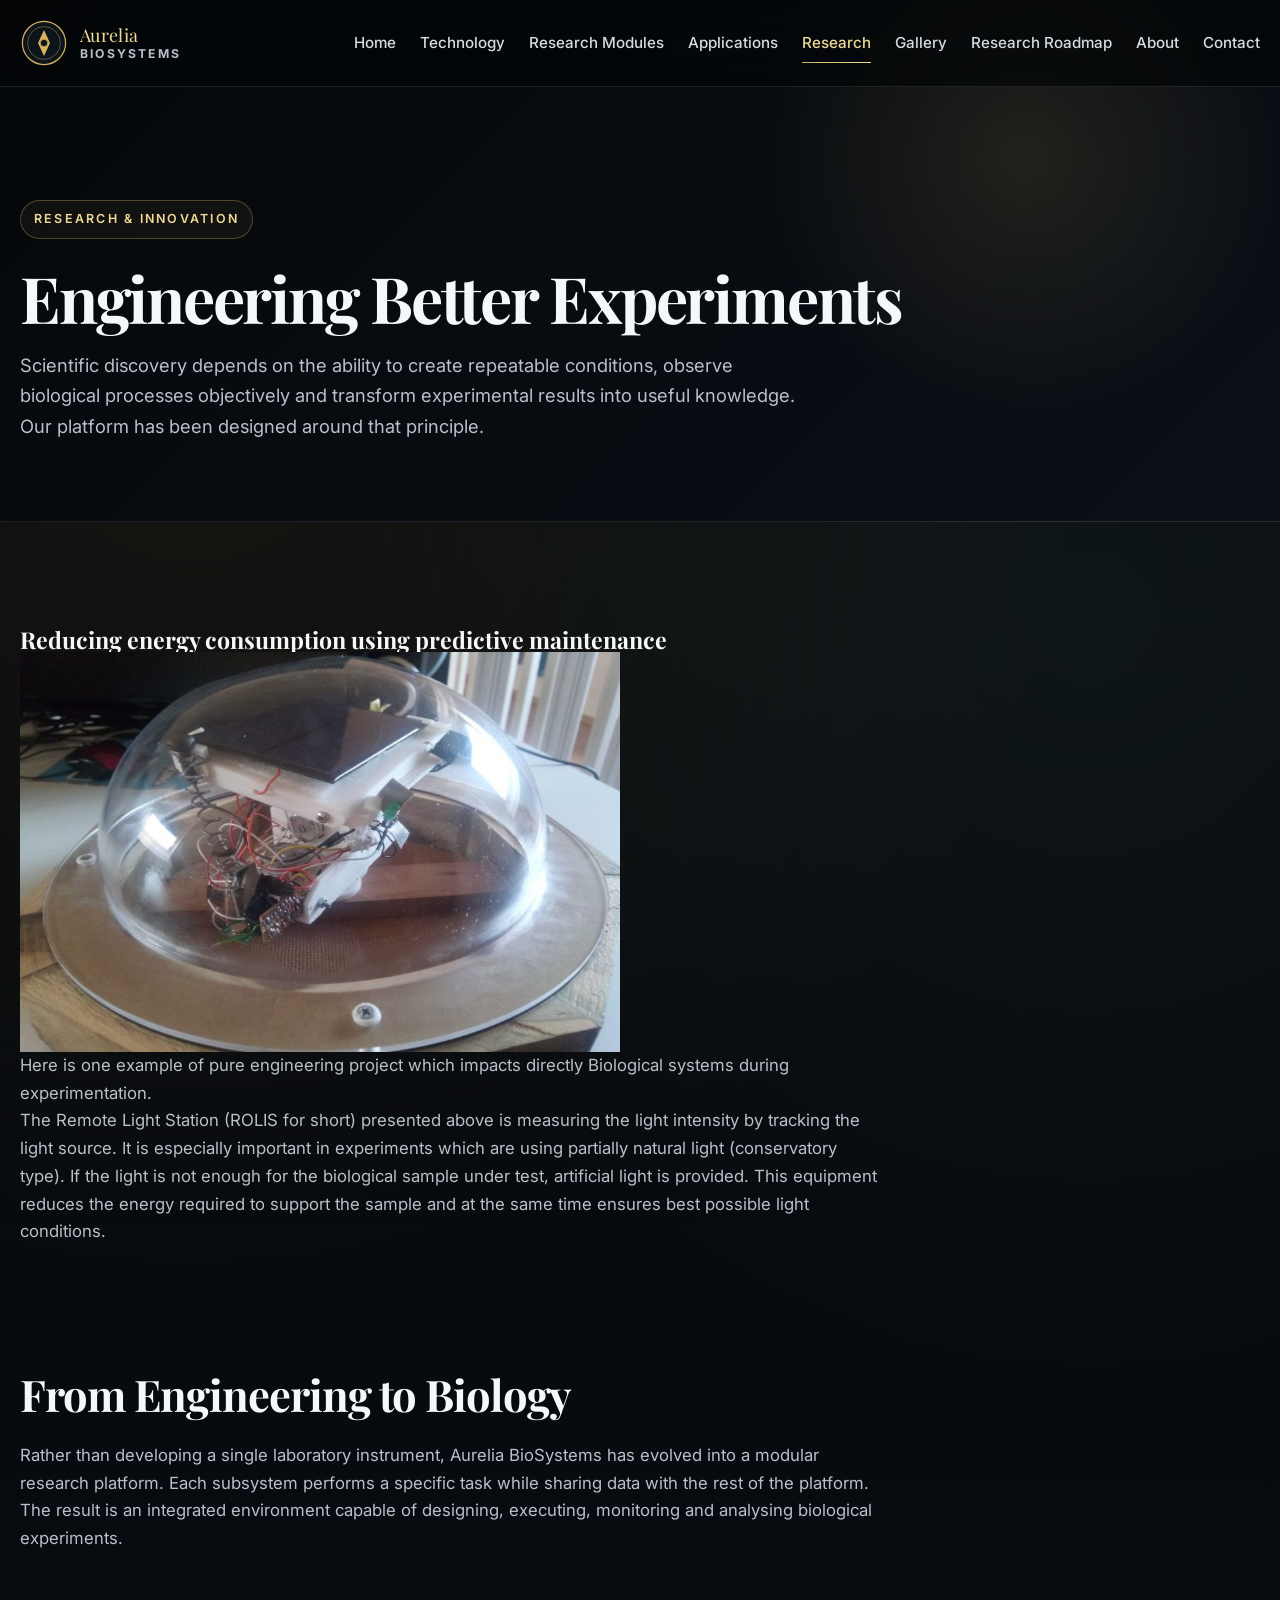
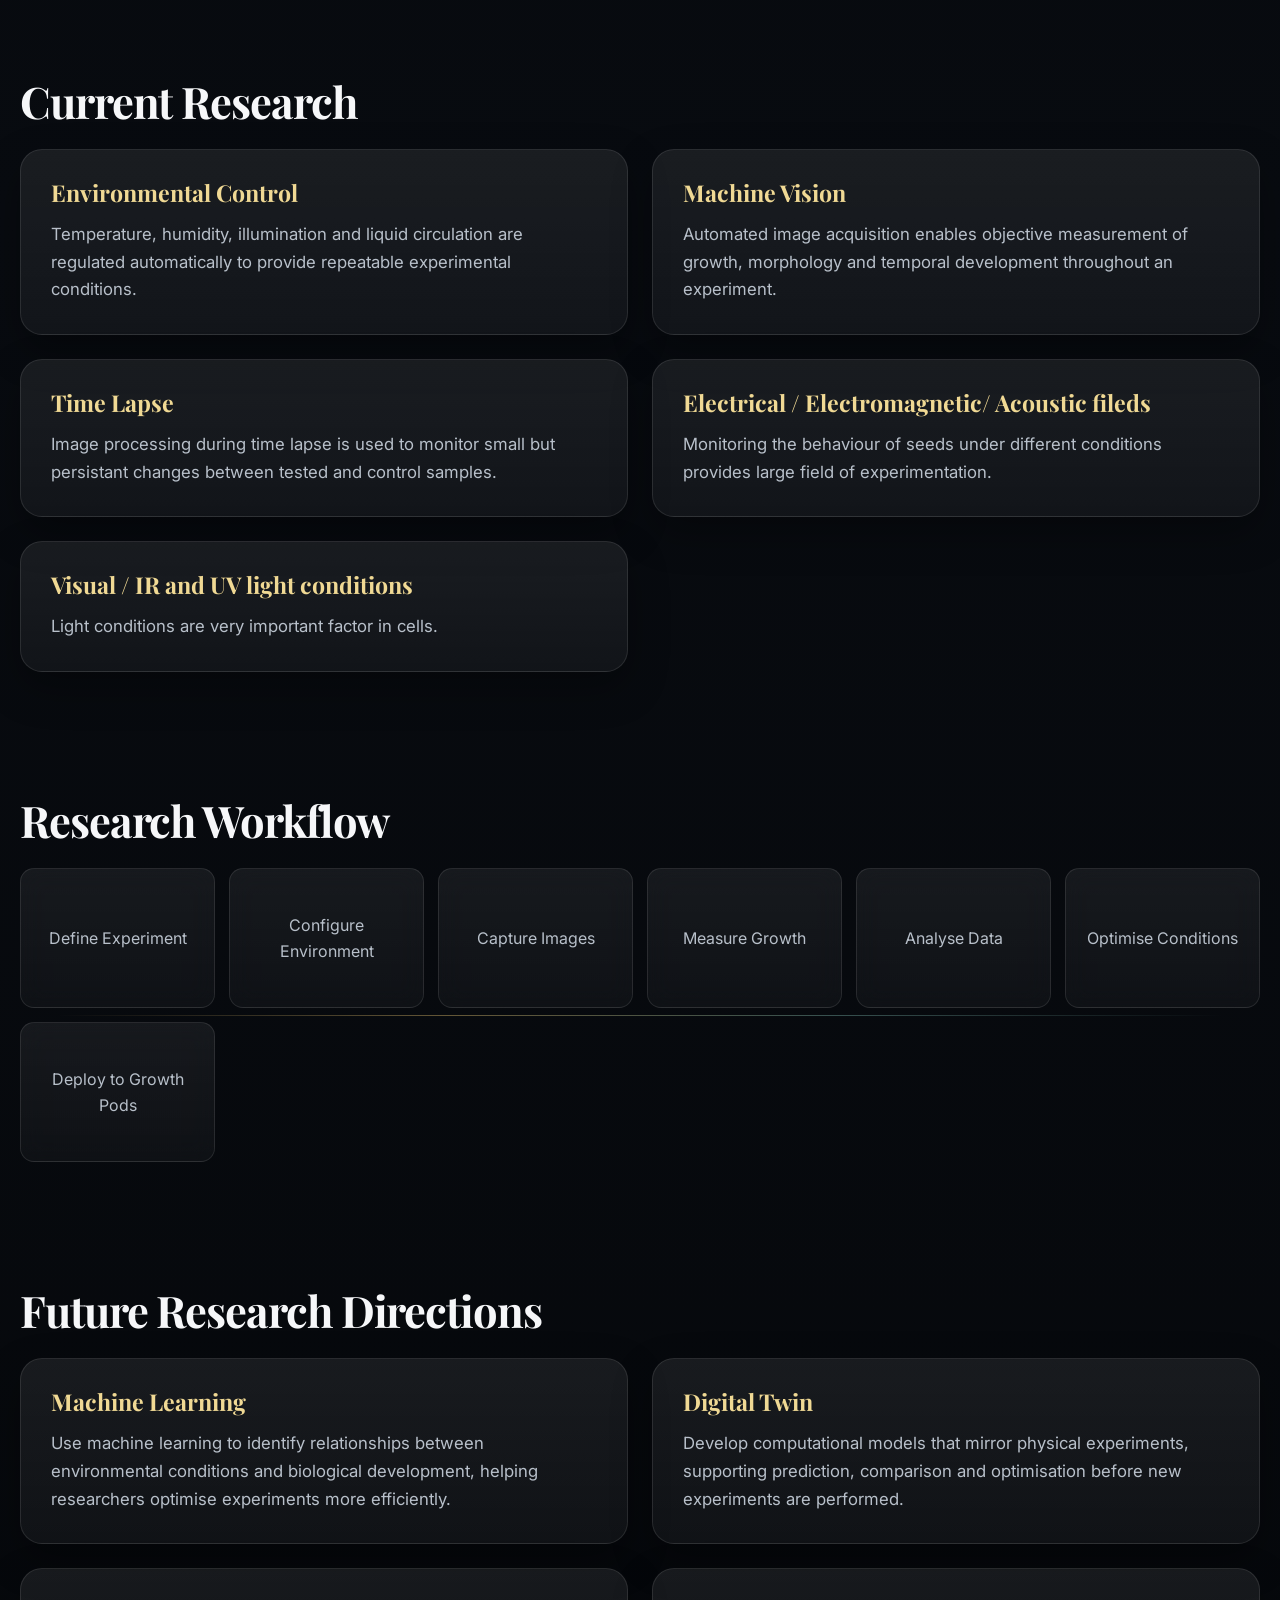
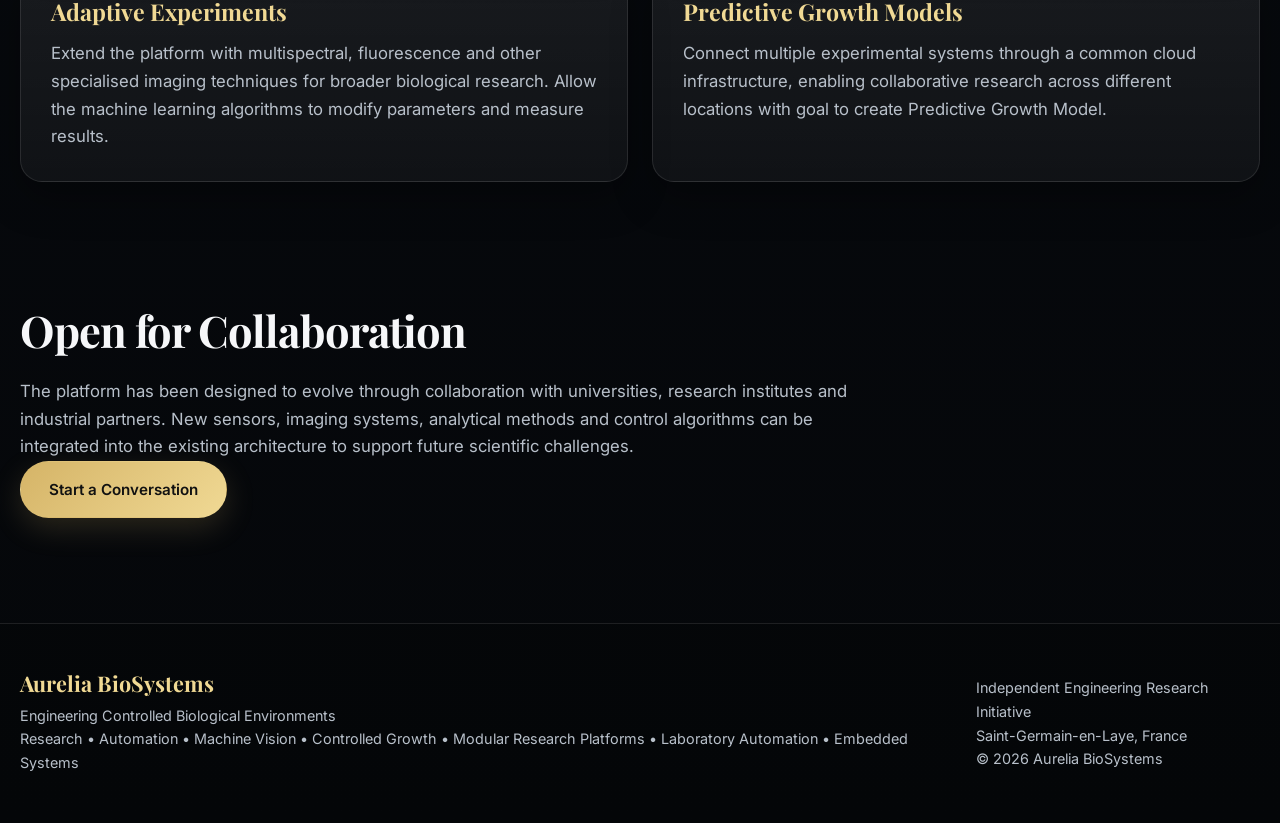
<file: research.html>
<!DOCTYPE html>
<html lang="en">

<head>

<meta charset="UTF-8">
<meta name="viewport" content="width=device-width, initial-scale=1.0">

<title>Research & Innovation | Aurelia BioSystems</title>

<meta name="description"
content="Engineering modular platforms for controlled biological research, automation, computer vision and AI-assisted experimentation.">

<link rel="stylesheet" href="css/style.css">

<link href="https://fonts.googleapis.com/css2?family=Playfair+Display:wght@500;700&family=Inter:wght@300;400;500;600&display=swap"
rel="stylesheet">

</head>

<body>

<header>

<div class="container">

<a href="index.html" class="logo">

<img src="images/logo.svg" alt="Aurelia BioSystems">

<span>

Aurelia
<strong>BioSystems</strong>

</span>

</a>

<nav>

<ul>

<li><a href="index.html">Home</a></li>
<li><a href="technology.html">Technology</a></li>
<li><a href="products.html">Research Modules</a></li>
<li><a href="applications.html">Applications</a></li>
<li><a href="research.html" class="active">Research</a></li>
<li><a href="gallery.html">Gallery</a></li>
<li><a href="research_roadmap.html">Research Roadmap</a></li>
<li><a href="about.html">About</a></li>
<li><a href="contact.html">Contact</a></li>

</ul>

</nav>

</div>

</header>

<!-- ====================================================== -->

<section class="page-hero">

<div class="container">

<div class="hero-small">

RESEARCH & INNOVATION

</div>

<h1>

Engineering Better Experiments

</h1>

<p>

Scientific discovery depends on the ability to create repeatable
conditions, observe biological processes objectively and transform
experimental results into useful knowledge.

Our platform has been designed around that principle.

</p>

</div>

</section>

<!-- ====================================================== -->

<section class="content-section">
<div class="container">
<h3>
Reducing energy consumption using predictive maintenance
</h3>

<img src="images/power_supply/light_intensity_dome.jpg" alt="big_pot" width="600" height="400" margin-top="60">
<p>
    Here is one example of pure engineering project which impacts directly 
    Biological systems during experimentation.<br>
    The Remote Light Station (ROLIS for short) presented above is measuring the light intensity by tracking the light source. 
    It is especially important in experiments which are using partially natural light (conservatory type). 
    If the light is not enough for the biological sample under test, artificial light is provided.
    This equipment reduces the energy required to support the sample and at the same time ensures best possible light conditions.

</p>
</div>
</section>



<section class="content-section">

<div class="container">

<h2>

From Engineering to Biology

</h2>

<p>

Rather than developing a single laboratory instrument,
Aurelia BioSystems has evolved into a modular research platform.

Each subsystem performs a specific task while sharing data with the
rest of the platform.

The result is an integrated environment capable of designing,
executing, monitoring and analysing biological experiments.

</p>

</div>

</section>

<!-- ====================================================== -->

<section class="content-section">

<div class="container">
<h2>

Current Research

</h2>
<div class="content-grid">

<div class="content-card">

<h3>

Environmental Control

</h3>

<p>

Temperature, humidity, illumination and liquid circulation are
regulated automatically to provide repeatable experimental
conditions.

</p>

</div>

<div class="content-card">

<h3>

Machine Vision

</h3>

<p>

Automated image acquisition enables objective measurement of
growth, morphology and temporal development throughout an
experiment.

</p>

</div>

<div class="content-card">

<h3>

Time Lapse

</h3>

<p>

Image processing during time lapse is used to monitor small 
but persistant changes between tested and control samples.

</p>

</div>

<div class="content-card">

<h3>

Electrical / Electromagnetic/ Acoustic fileds

</h3>

<p>

Monitoring the behaviour of seeds under different conditions provides 
large field of experimentation.

</p>

</div>

<div class="content-card">

<h3>

Visual / IR and UV light conditions

</h3>

<p>

Light conditions are very important factor in cells. 

</p>

</div>

</div>

</div>

</section>

<!-- ====================================================== -->

<section class="content-section">

<div class="container">

<h2>

Research Workflow

</h2>

<div class="timeline">

<div>Define Experiment</div>

<div>Configure Environment</div>

<div>Capture Images</div>

<div>Measure Growth</div>

<div>Analyse Data</div>

<div>Optimise Conditions</div>

<div>Deploy to Growth Pods</div>

</div>

</div>

</section>

<!-- ====================================================== -->

<section class="content-section">

<div class="container">

<h2>

Future Research Directions

</h2>

<div class="content-grid">

<div class="content-card">

<h3>

Machine Learning

</h3>

<p>

Use machine learning to identify relationships between
environmental conditions and biological development, helping
researchers optimise experiments more efficiently.

</p>

</div>

<div class="content-card">

<h3>

Digital Twin

</h3>

<p>

Develop computational models that mirror physical experiments,
supporting prediction, comparison and optimisation before new
experiments are performed.

</p>

</div>

<div class="content-card">

<h3>

Adaptive Experiments

</h3>

<p>

Extend the platform with multispectral, fluorescence and other
specialised imaging techniques for broader biological research. 
Allow the machine learning algorithms to modify parameters and 
measure results.

</p>

</div>

<div class="content-card">

<h3>

Predictive Growth Models

</h3>

<p>

Connect multiple experimental systems through a common cloud
infrastructure, enabling collaborative research across different
locations with goal to create Predictive Growth Model.

</p>

</div>

</div>

</div>

</section>

<!-- ====================================================== -->

<section class="content-section">
<div class="container">
    <h2>
        Open for Collaboration
    </h2>
    <p>
        The platform has been designed to evolve through collaboration
        with universities, research institutes and industrial partners.

        New sensors, imaging systems, analytical methods and control
        algorithms can be integrated into the existing architecture to
        support future scientific challenges.
    </p>
    
    <a href="contact.html" class="button">
        Start a Conversation
    </a>
    
</div>
</section>

<footer>

<div class="container footer">

<div>

<h3>

Aurelia BioSystems

</h3>

<p>
Engineering Controlled Biological Environments<br>
Research • Automation • Machine Vision • Controlled Growth • Modular Research Platforms • Laboratory Automation • Embedded Systems
</p>

</div>

<div>

<p>
Independent Engineering Research Initiative<br>
Saint-Germain-en-Laye, France<br>
© 2026 Aurelia BioSystems
</p>

</div>

</div>

</footer>

<script src="js/main.js"></script>

</body>

</html>
</file>
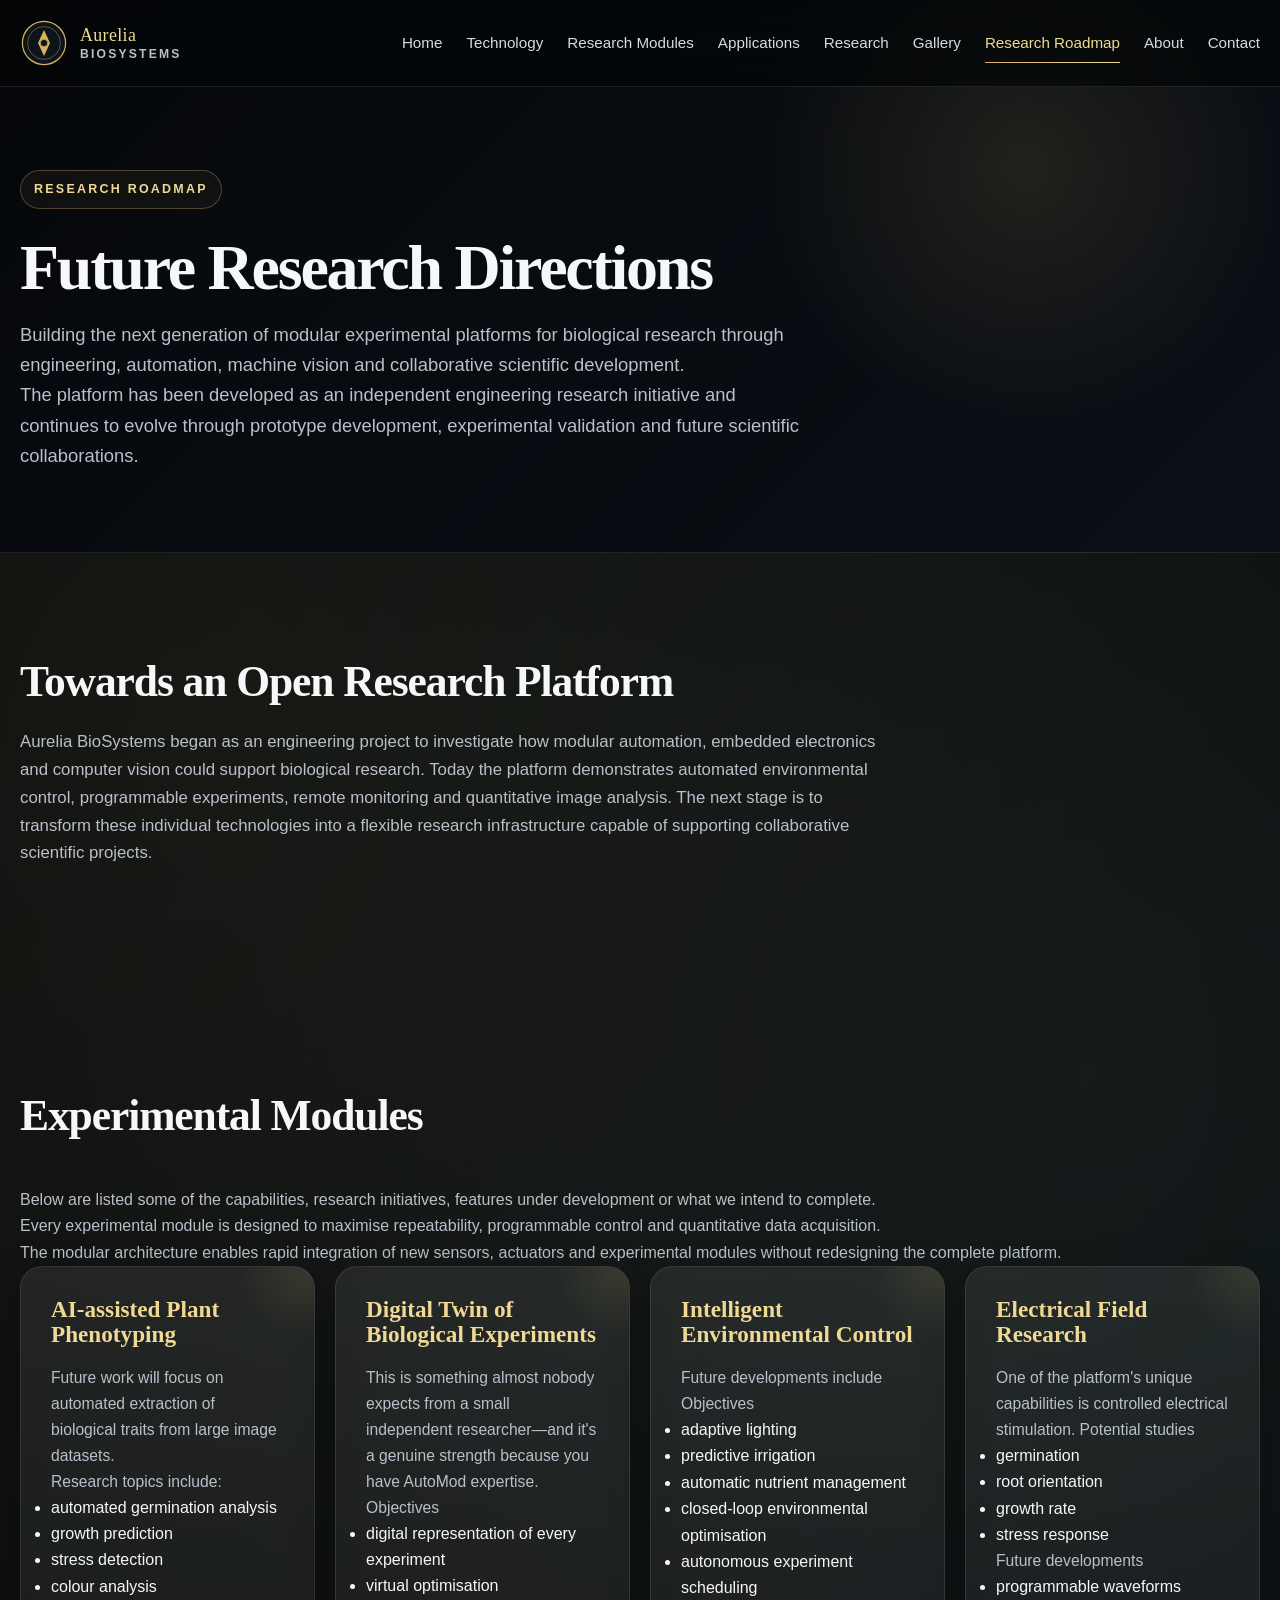
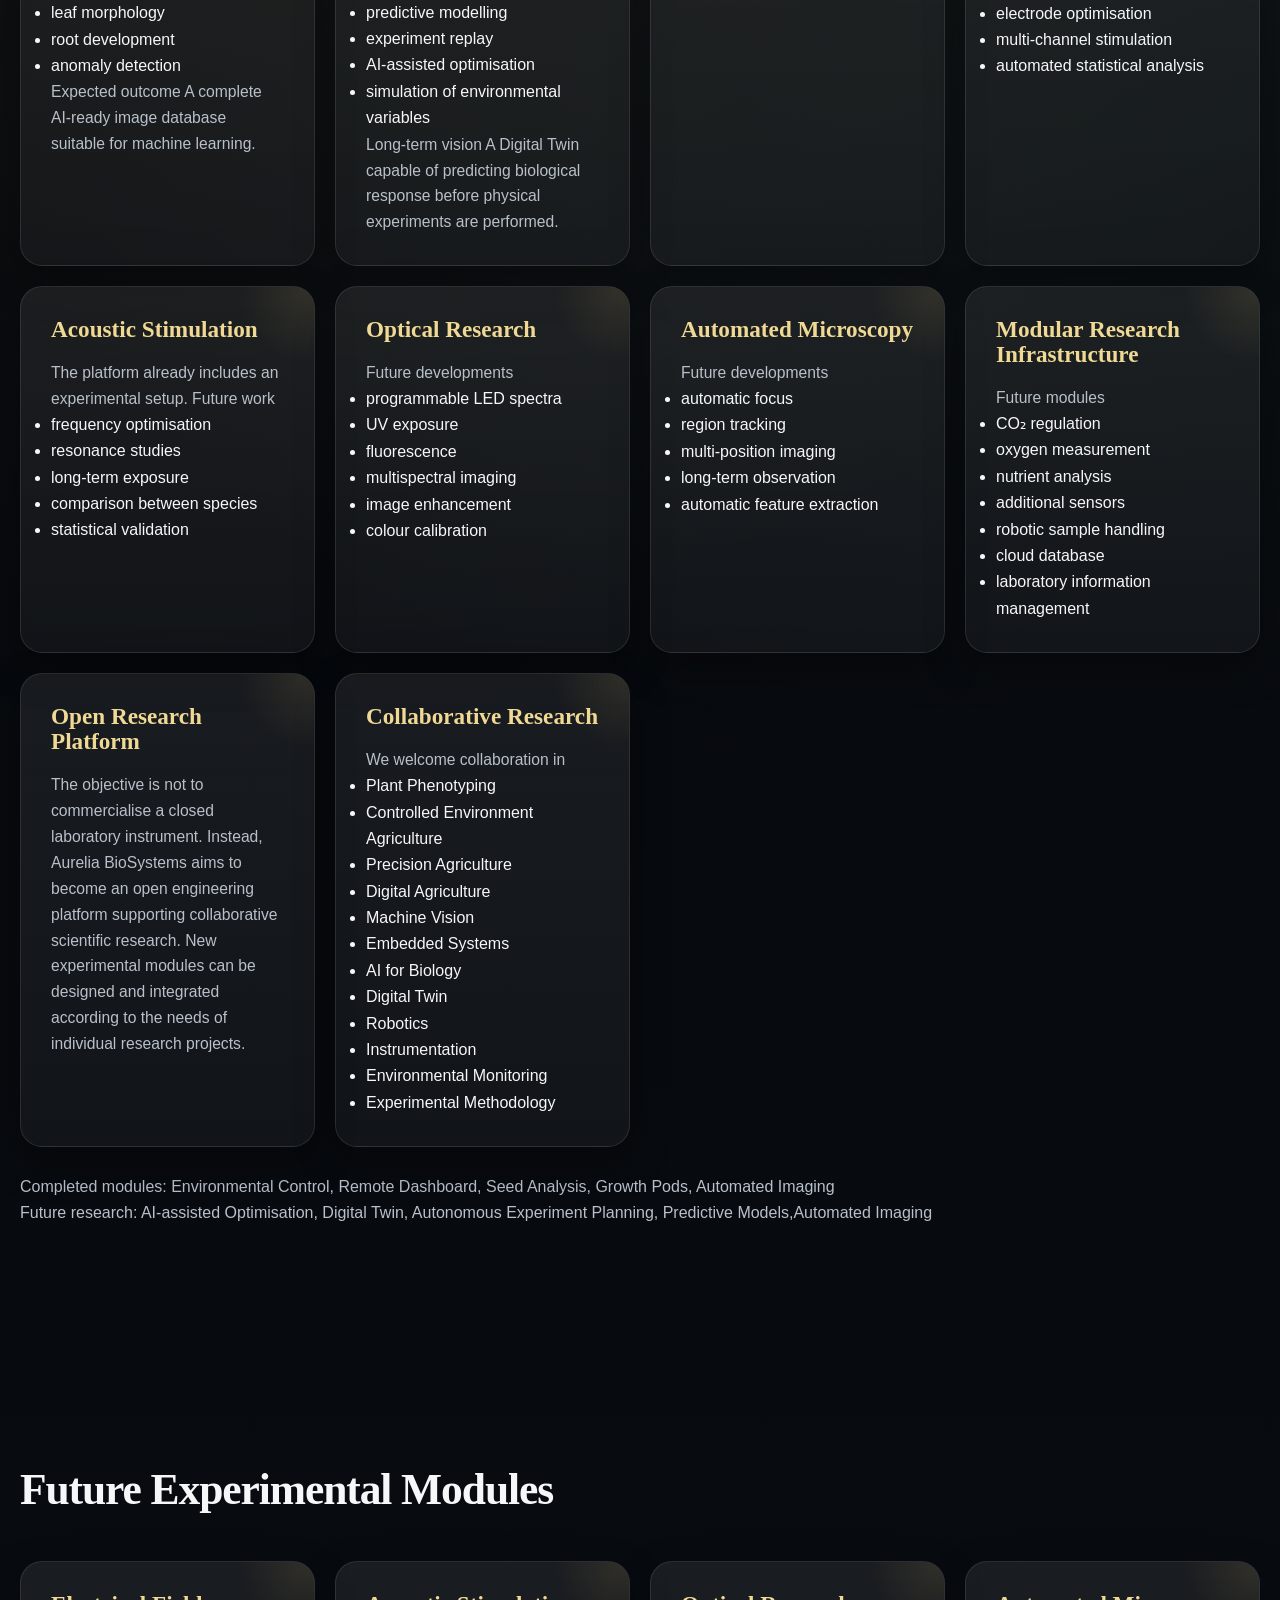
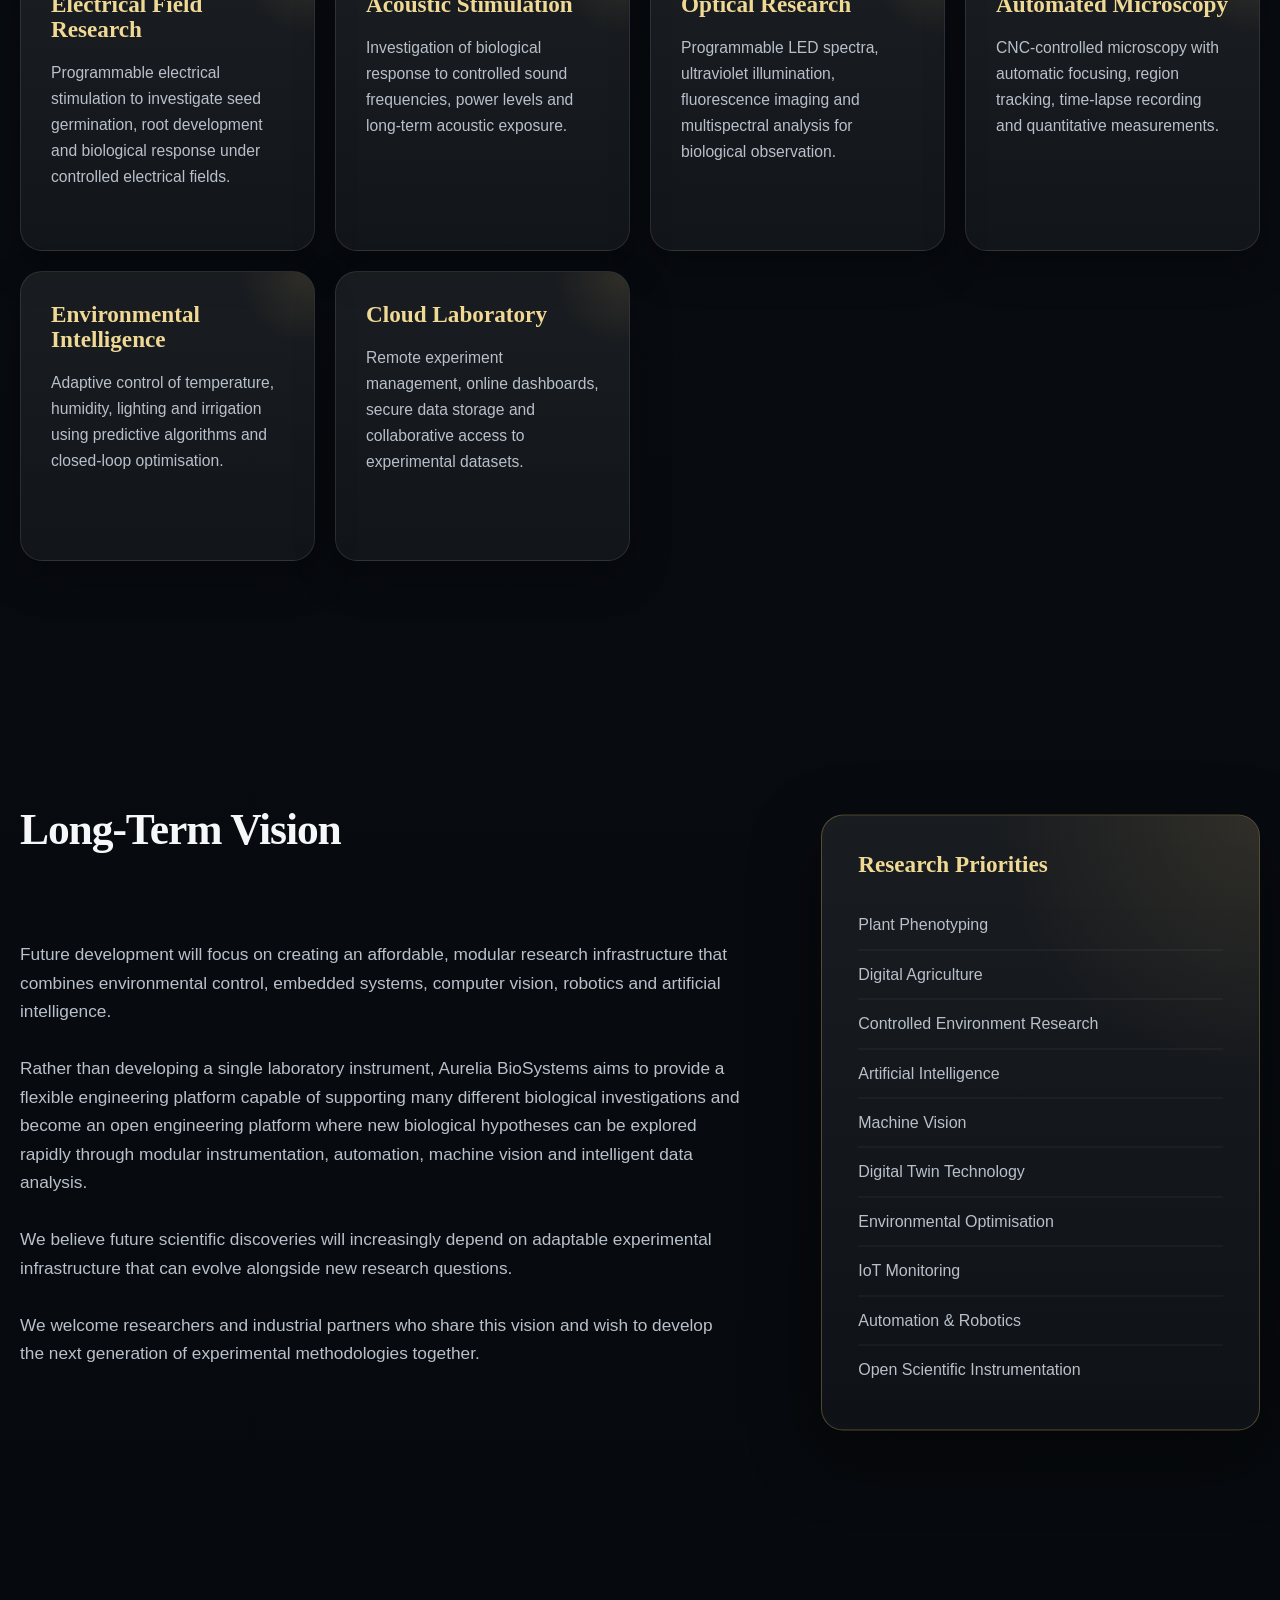
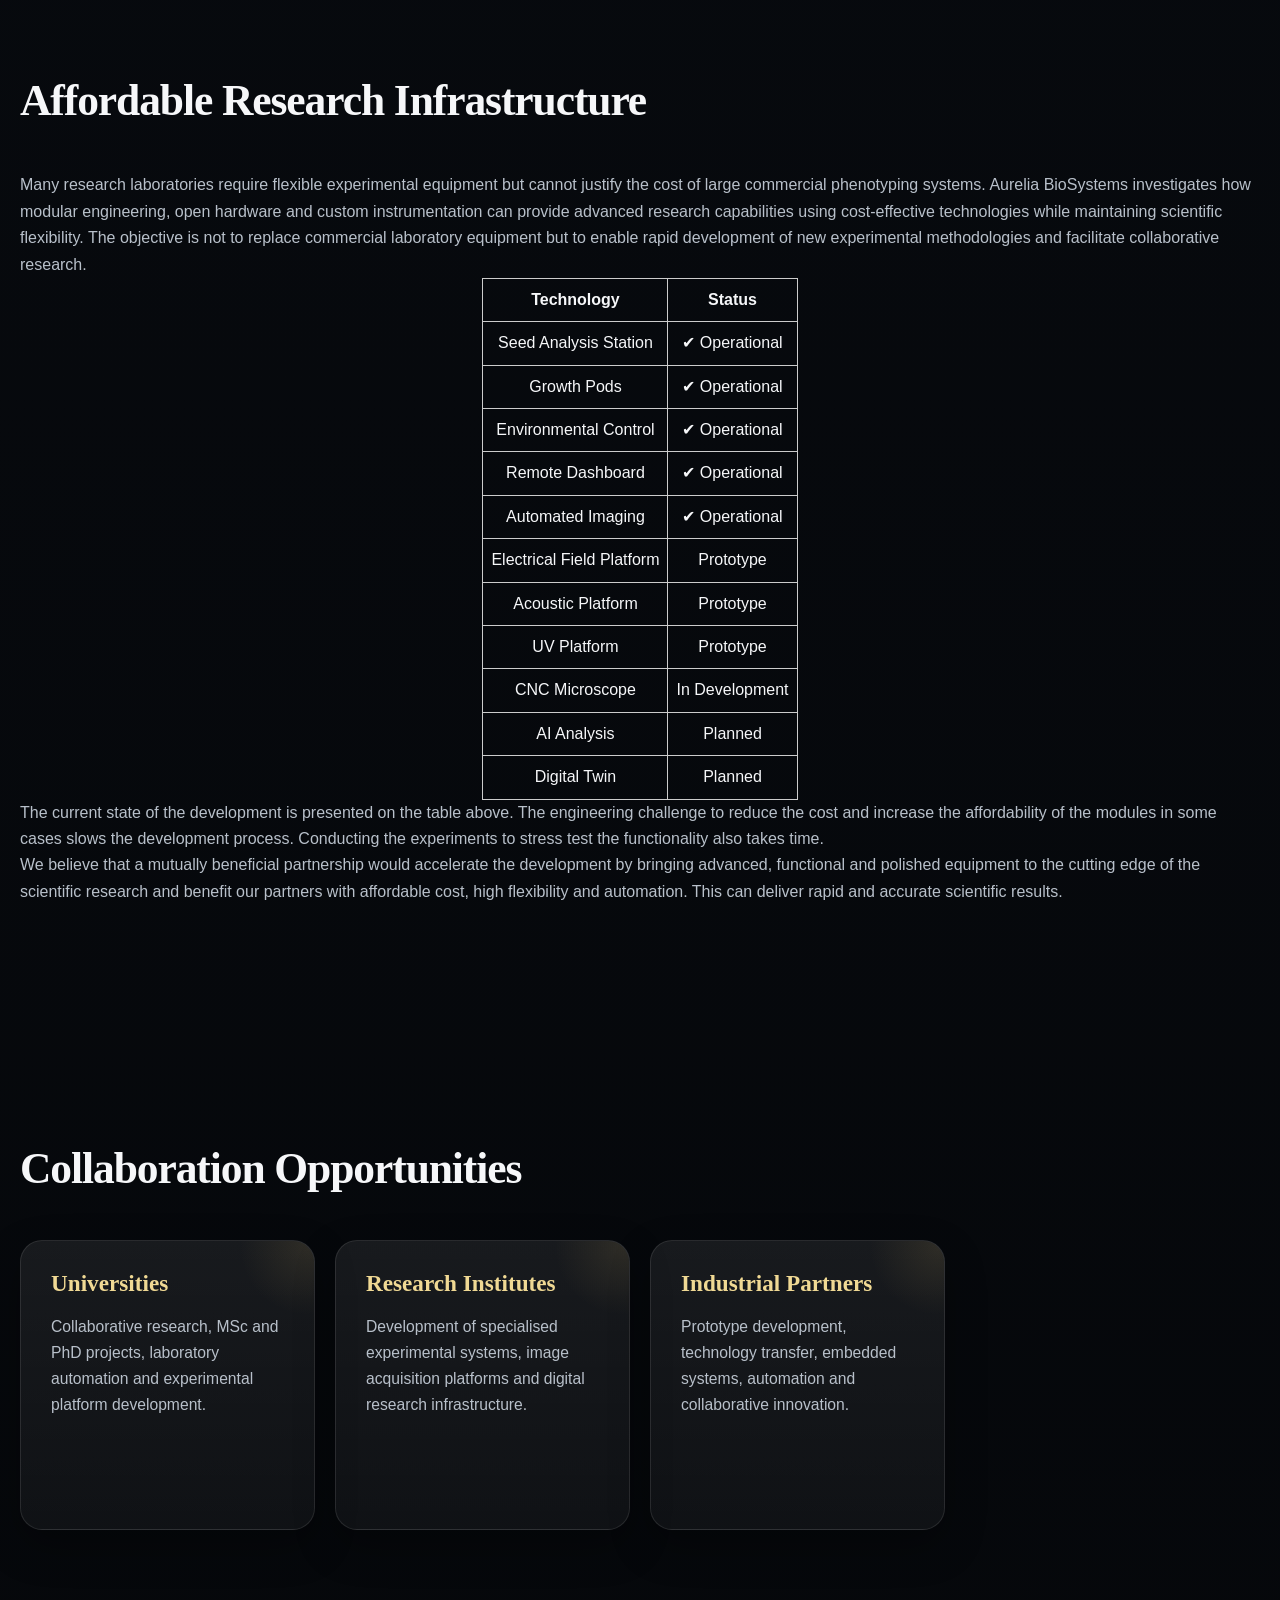
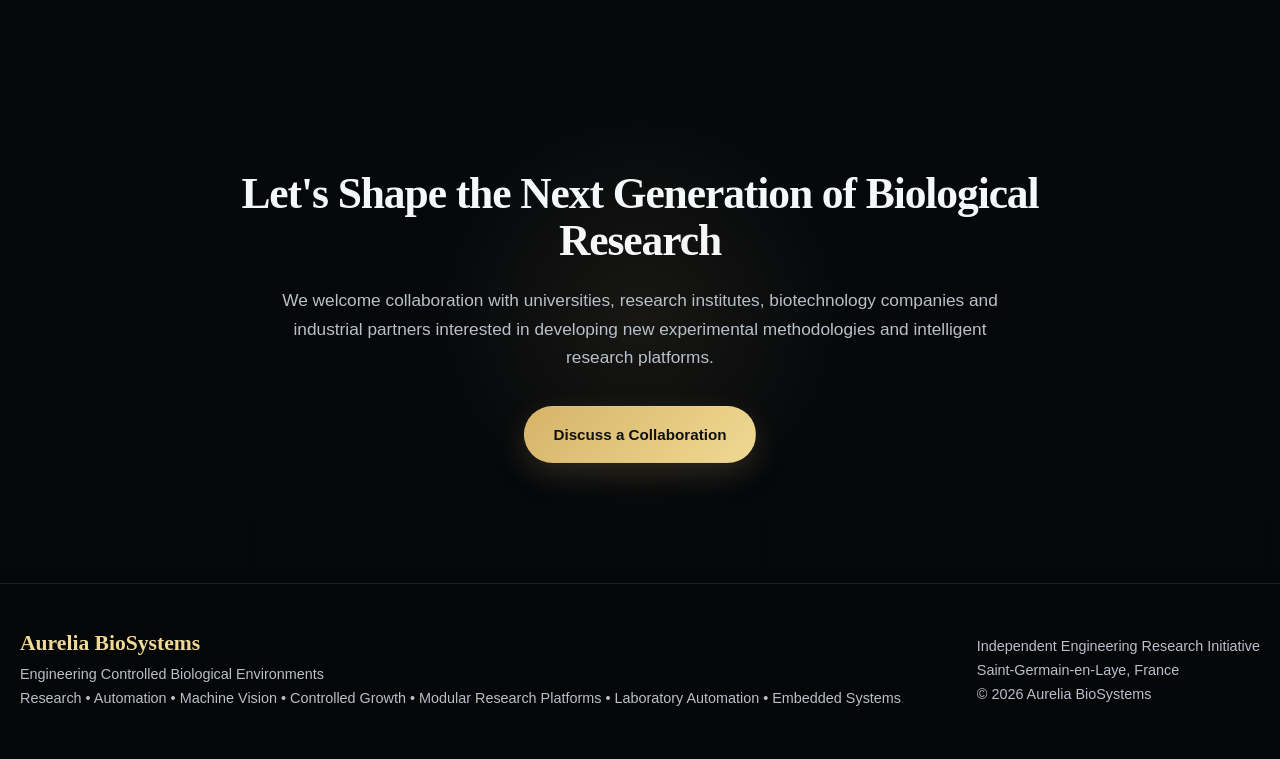
<file: research_roadmap.html>
<!DOCTYPE html>
<html lang="en">

<head>

<meta charset="UTF-8">
<meta name="viewport" content="width=device-width, initial-scale=1.0">

<title>Research Roadmap | Aurelia BioSystems</title>

<link rel="stylesheet" href="css/style.css">

</head>

<body>

<header>

<div class="container">

<a href="index.html" class="logo">

<img src="images/logo.svg" alt="Aurelia BioSystems">

<span>

Aurelia
<strong>BioSystems</strong>

</span>

</a>

<nav>

<ul>

<li><a href="index.html">Home</a></li>
<li><a href="technology.html">Technology</a></li>
<li><a href="products.html">Research Modules</a></li>
<li><a href="applications.html">Applications</a></li>
<li><a href="research.html" >Research</a></li>
<li><a href="gallery.html">Gallery</a></li>
<li><a href="research_roadmap.html" class="active">Research Roadmap</a></li>
<li><a href="about.html" >About</a></li>
<li><a href="contact.html">Contact</a></li>

</ul>

</nav>

</div>

</header>

<section class="page-hero">

<div class="container">

<div class="hero-small">

RESEARCH ROADMAP

</div>

<h1>

Future Research Directions

</h1>

<p>

Building the next generation of modular experimental platforms for biological research through engineering, automation, machine vision and collaborative scientific development.

</p>
<p>
    The platform has been developed as an independent engineering research initiative and continues to evolve through prototype development, experimental validation and future scientific collaborations.

</p>

</div>

</section>


<section class="content-section">

<div class="container">

<h2>

Towards an Open Research Platform

</h2>

<p>

Aurelia BioSystems began as an engineering project to investigate how modular automation, embedded electronics and computer vision could support biological research.

Today the platform demonstrates automated environmental control, programmable experiments, remote monitoring and quantitative image analysis.

The next stage is to transform these individual technologies into a flexible research infrastructure capable of supporting collaborative scientific projects.

</p>

</div>

</section>



<section class="section">

<div class="container">
<h2>Experimental Modules</h2>
<p>Below are listed some of the capabilities, research initiatives, features under development or what we intend to complete. 
 <br>    Every experimental module is designed to maximise repeatability, programmable control and quantitative data acquisition.
    <br> The modular architecture enables rapid integration of new sensors, actuators and experimental modules without redesigning the complete platform.
</p>
<div class="cards">

<div class="card">
<h3>
AI-assisted Plant Phenotyping
</h3>
<p>
Future work will focus on automated extraction of biological traits from large image datasets.
<br>
Research topics include:
</p>
<ul>
    <li>automated germination analysis</li>
    <li>growth prediction</li>
    <li>stress detection</li>
    <li>colour analysis</li>
    <li>leaf morphology</li>
    <li>root development</li>
    <li>anomaly detection</li>
</ul>
<p>
    Expected outcome

 A complete AI-ready image database suitable for machine learning.
</p>
</div>


<div class="card">
<h3>
Digital Twin of Biological Experiments
</h3>
<p>
This is something almost nobody expects from a small independent 
researcher—and it's a genuine strength because you have AutoMod expertise.

Objectives
</p>
<ul>
    <li>digital representation of every experiment</li>
    <li>virtual optimisation</li>
    <li>predictive modelling</li>
    <li>experiment replay</li>
    <li>AI-assisted optimisation</li>
    <li>simulation of environmental variables</li>
</ul>
<p>
    Long-term vision

A Digital Twin capable of predicting biological response before physical experiments are performed.
</p>
</div>

<div class="card">
<h3>
Intelligent Environmental Control
</h3>
<p>
Future developments include

Objectives
</p>
<ul>
    <li>adaptive lighting</li>
    <li>predictive irrigation</li>
    <li>automatic nutrient management</li>
    <li>closed-loop environmental optimisation</li>
    <li>autonomous experiment scheduling</li>
   
</ul>
<p>
  </p>
</div>


<div class="card">
<h3>
Electrical Field Research
</h3>
<p>
One of the platform's unique capabilities is controlled electrical stimulation.

Potential studies
</p>
<ul>
    <li>germination</li>
    <li>root orientation</li>
    <li>growth rate</li>
    <li>stress response</li>
</ul>
<p> Future developments
  </p>
<ul>
    <li>programmable waveforms</li>
    <li>electrode optimisation</li>
    <li>multi-channel stimulation</li>
    <li>automated statistical analysis</li>
</ul>

</div>

<div class="card">
<h3>
Acoustic Stimulation
</h3>
<p>
The platform already includes an experimental setup.

Future work
</p>
<ul>
    <li>frequency optimisation</li>
    <li>resonance studies</li>
    <li>long-term exposure</li>
    <li>comparison between species</li>
    <li>statistical validation</li>
</ul>
</div>


<div class="card">
<h3>
Optical Research
</h3>
<p>
Future developments
</p>
<ul>
    <li>programmable LED spectra</li>
    <li>UV exposure</li>
    <li>fluorescence</li>
    <li>multispectral imaging</li>
    <li>image enhancement</li>
    <li>colour calibration</li>
</ul>
</div>

<div class="card">
<h3>
Automated Microscopy
</h3>
<p>
Future developments
</p>
<ul>
    <li>automatic focus</li>
    <li>region tracking</li>
    <li>multi-position imaging</li>
    <li>long-term observation</li>
    <li>automatic feature extraction</li>
   
</ul>
</div>

<div class="card">
<h3>
Modular Research Infrastructure
</h3>
<p>
Future modules
</p>
<ul>
    <li>CO₂ regulation</li>
    <li>oxygen measurement</li>
    <li>nutrient analysis</li>
    <li>additional sensors</li>
    <li>robotic sample handling</li>
    <li>cloud database</li>
    <li>laboratory information management</li>
</ul>
</div>

<div class="card">
<h3>
Open Research Platform
</h3>
<p>
The objective is not to commercialise a closed laboratory instrument.

Instead, Aurelia BioSystems aims to become an open engineering platform supporting collaborative scientific research.

New experimental modules can be designed and integrated according to the needs of individual research projects.
</p>

</div>

<div class="card">
<h3>
Collaborative Research
</h3>
<p>
We welcome collaboration in
</p>
<ul>
    <li>Plant Phenotyping</li>
    <li>Controlled Environment Agriculture</li>
    <li>Precision Agriculture</li>
    <li>Digital Agriculture</li>
    <li>Machine Vision</li>
    <li>Embedded Systems</li>
    <li>AI for Biology</li>
    <li>Digital Twin</li>
    <li>Robotics</li>
    <li>Instrumentation</li>
    <li>Environmental Monitoring</li>
    <li>Experimental Methodology</li>
  
</ul>
</div>

</div>
<p> <br></p>
<p> Completed modules:  Environmental Control, Remote Dashboard, Seed Analysis, Growth Pods, Automated Imaging</p>
<p> Future research:  AI-assisted Optimisation, Digital Twin, Autonomous Experiment Planning, Predictive Models,Automated Imaging</p>

</div>

</section>





<section class="section">

<div class="container">

<h2>

Future Experimental Modules

</h2>

<div class="cards">

<div class="card">

<h3>

Electrical Field Research

</h3>

<p>

Programmable electrical stimulation to investigate seed germination, root development and biological response under controlled electrical fields.

</p>

</div>

<div class="card">

<h3>

Acoustic Stimulation

</h3>

<p>

Investigation of biological response to controlled sound frequencies, power levels and long-term acoustic exposure.

</p>

</div>

<div class="card">

<h3>

Optical Research

</h3>

<p>

Programmable LED spectra, ultraviolet illumination, fluorescence imaging and multispectral analysis for biological observation.

</p>

</div>

<div class="card">

<h3>

Automated Microscopy

</h3>

<p>

CNC-controlled microscopy with automatic focusing, region tracking, time-lapse recording and quantitative measurements.

</p>

</div>

<div class="card">

<h3>

Environmental Intelligence

</h3>

<p>

Adaptive control of temperature, humidity, lighting and irrigation using predictive algorithms and closed-loop optimisation.

</p>

</div>

<div class="card">

<h3>

Cloud Laboratory

</h3>

<p>

Remote experiment management, online dashboards, secure data storage and collaborative access to experimental datasets.

</p>

</div>

</div>

</div>

</section>




<section class="highlight">

<div class="container split">

<div>

<h2>

Long-Term Vision

</h2>

<p>

Future development will focus on creating an affordable, modular research infrastructure that combines environmental control, embedded systems, computer vision, robotics and artificial intelligence.

Rather than developing a single laboratory instrument, Aurelia BioSystems aims to provide a flexible engineering platform capable of supporting many different biological investigations and 
become an open engineering platform where new biological hypotheses can be explored rapidly through modular instrumentation, automation, machine vision and intelligent data analysis.

We believe future scientific discoveries will increasingly depend on adaptable experimental infrastructure that can evolve alongside new research questions.

We welcome researchers and industrial partners who share this vision and wish to develop the next generation of experimental methodologies together.

</p>

</div>

<div class="feature-panel">

<h3>

Research Priorities

</h3>

<ul>

<li>Plant Phenotyping</li>

<li>Digital Agriculture</li>

<li>Controlled Environment Research</li>

<li>Artificial Intelligence</li>

<li>Machine Vision</li>

<li>Digital Twin Technology</li>

<li>Environmental Optimisation</li>

<li>IoT Monitoring</li>

<li>Automation & Robotics</li>

<li>Open Scientific Instrumentation</li>

</ul>

</div>

</div>

</section>




<section class="section">

<div class="container">

<h2>

Affordable Research Infrastructure

</h2>

<p>

Many research laboratories require flexible experimental equipment but cannot justify the cost of large commercial phenotyping systems.

Aurelia BioSystems investigates how modular engineering, open hardware and custom instrumentation can provide advanced research capabilities using cost-effective technologies while maintaining scientific flexibility.

The objective is not to replace commercial laboratory equipment but to enable rapid development of new experimental methodologies and facilitate collaborative research.

</p>
<table style="margin: 0 auto; border-collapse: collapse; text-align: center;">
    <thead>
        <tr>
            <th style="border: 1px solid #ccc; padding: 8px;">Technology</th>
            <th style="border: 1px solid #ccc; padding: 8px;">Status</th>
        </tr>
    </thead>
    <tbody>
        <tr>
            <td style="border: 1px solid #ccc; padding: 8px;">Seed Analysis Station</td>
            <td style="border: 1px solid #ccc; padding: 8px;">✔ Operational</td>
        </tr>
        <tr>
            <td style="border: 1px solid #ccc; padding: 8px;">Growth Pods</td>
            <td style="border: 1px solid #ccc; padding: 8px;">✔ Operational</td>
        </tr>
        <tr>
            <td style="border: 1px solid #ccc; padding: 8px;">Environmental Control</td>
            <td style="border: 1px solid #ccc; padding: 8px;">✔ Operational</td>
        </tr>
        <tr>
            <td style="border: 1px solid #ccc; padding: 8px;">Remote Dashboard</td>
            <td style="border: 1px solid #ccc; padding: 8px;">✔ Operational</td>
        </tr>
        <tr>
            <td style="border: 1px solid #ccc; padding: 8px;">Automated Imaging</td>
            <td style="border: 1px solid #ccc; padding: 8px;">✔ Operational</td>
        </tr>
        <tr>
            <td style="border: 1px solid #ccc; padding: 8px;">Electrical Field Platform</td>
            <td style="border: 1px solid #ccc; padding: 8px;">Prototype</td>
        </tr>
        <tr>
            <td style="border: 1px solid #ccc; padding: 8px;">Acoustic Platform</td>
            <td style="border: 1px solid #ccc; padding: 8px;">Prototype</td>
        </tr>
        <tr>
            <td style="border: 1px solid #ccc; padding: 8px;">UV Platform</td>
            <td style="border: 1px solid #ccc; padding: 8px;">Prototype</td>
        </tr>
        <tr>
            <td style="border: 1px solid #ccc; padding: 8px;">CNC Microscope</td>
            <td style="border: 1px solid #ccc; padding: 8px;">In Development</td>
        </tr>
        <tr>
            <td style="border: 1px solid #ccc; padding: 8px;">AI Analysis</td>
            <td style="border: 1px solid #ccc; padding: 8px;">Planned</td>
        </tr>
        <tr>
            <td style="border: 1px solid #ccc; padding: 8px;">Digital Twin</td>
            <td style="border: 1px solid #ccc; padding: 8px;">Planned</td>
        </tr>
    </tbody>
</table>

<p>The current state of the development is presented on the table above. The engineering challenge

to reduce the cost and increase the affordability of the modules in some cases slows the development process.

Conducting the experiments to stress test the functionality also takes time.<br>

We believe that a mutually beneficial partnership would accelerate the development by bringing advanced,

functional and polished equipment to the cutting edge of the scientific research and benefit our partners with 

affordable cost, high flexibility and automation. This can deliver rapid and accurate scientific results. </p>
</div>

</section>




<section class="section">

<div class="container">

<h2>

Collaboration Opportunities

</h2>

<div class="cards">

<div class="card">

<h3>

Universities

</h3>

<p>

Collaborative research, MSc and PhD projects, laboratory automation and experimental platform development.

</p>

</div>

<div class="card">

<h3>

Research Institutes

</h3>

<p>

Development of specialised experimental systems, image acquisition platforms and digital research infrastructure.

</p>

</div>

<div class="card">

<h3>

Industrial Partners

</h3>

<p>

Prototype development, technology transfer, embedded systems, automation and collaborative innovation.

</p>

</div>

</div>

</div>

</section>




<section class="cta">

<div class="container">

<h2>

Let's Shape the Next Generation of Biological Research

</h2>

<p>

We welcome collaboration with universities, research institutes, biotechnology companies and industrial partners interested in developing new experimental methodologies and intelligent research platforms.

</p>

<a href="contact.html" class="button">

Discuss a Collaboration

</a>

</div>

</section>

<footer>

<div class="container footer">

<div>

<h3>Aurelia BioSystems</h3>

<p>
Engineering Controlled Biological Environments<br>
Research • Automation • Machine Vision • Controlled Growth • Modular Research Platforms • Laboratory Automation • Embedded Systems
</p>

</div>

<div>

<p>
Independent Engineering Research Initiative<br>
Saint-Germain-en-Laye, France<br>
© 2026 Aurelia BioSystems
</p>

</div>

</div>

</footer>

<script src="js/main.js"></script>

</body>

</html>
</file>
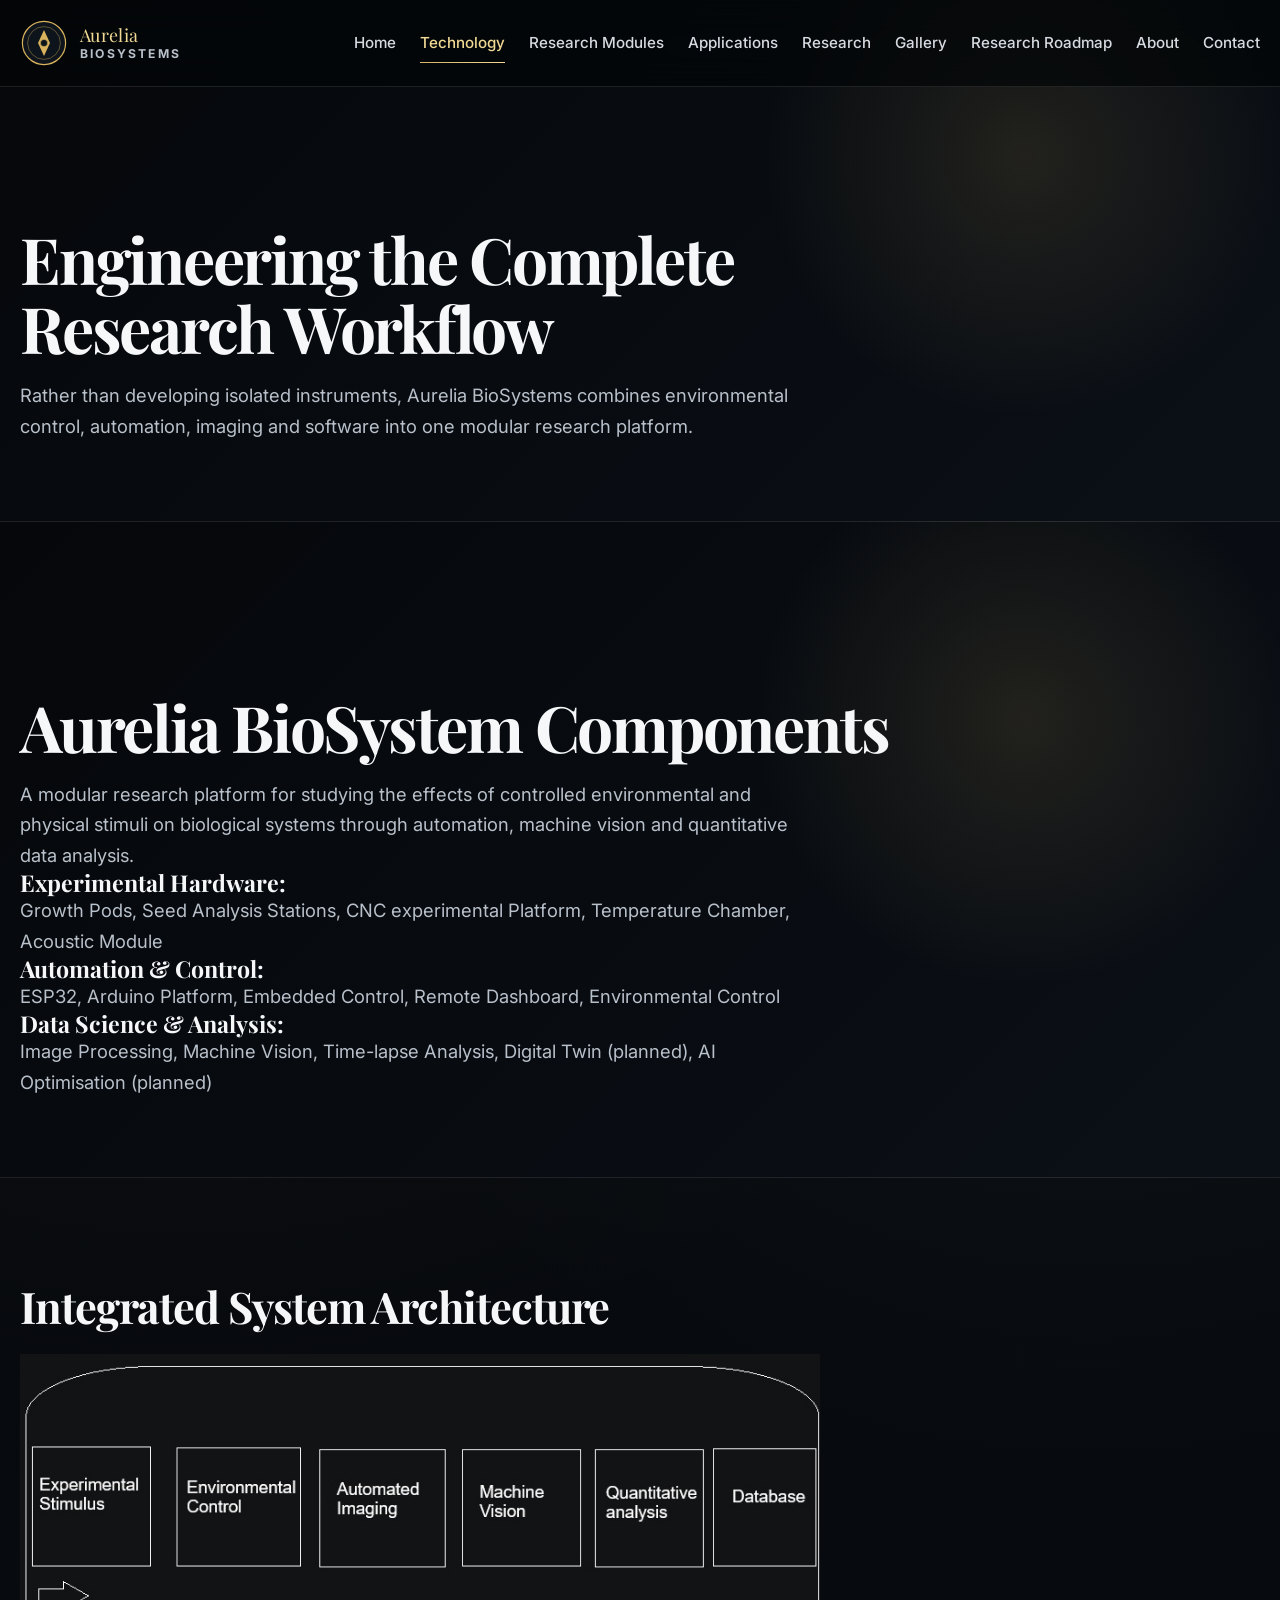
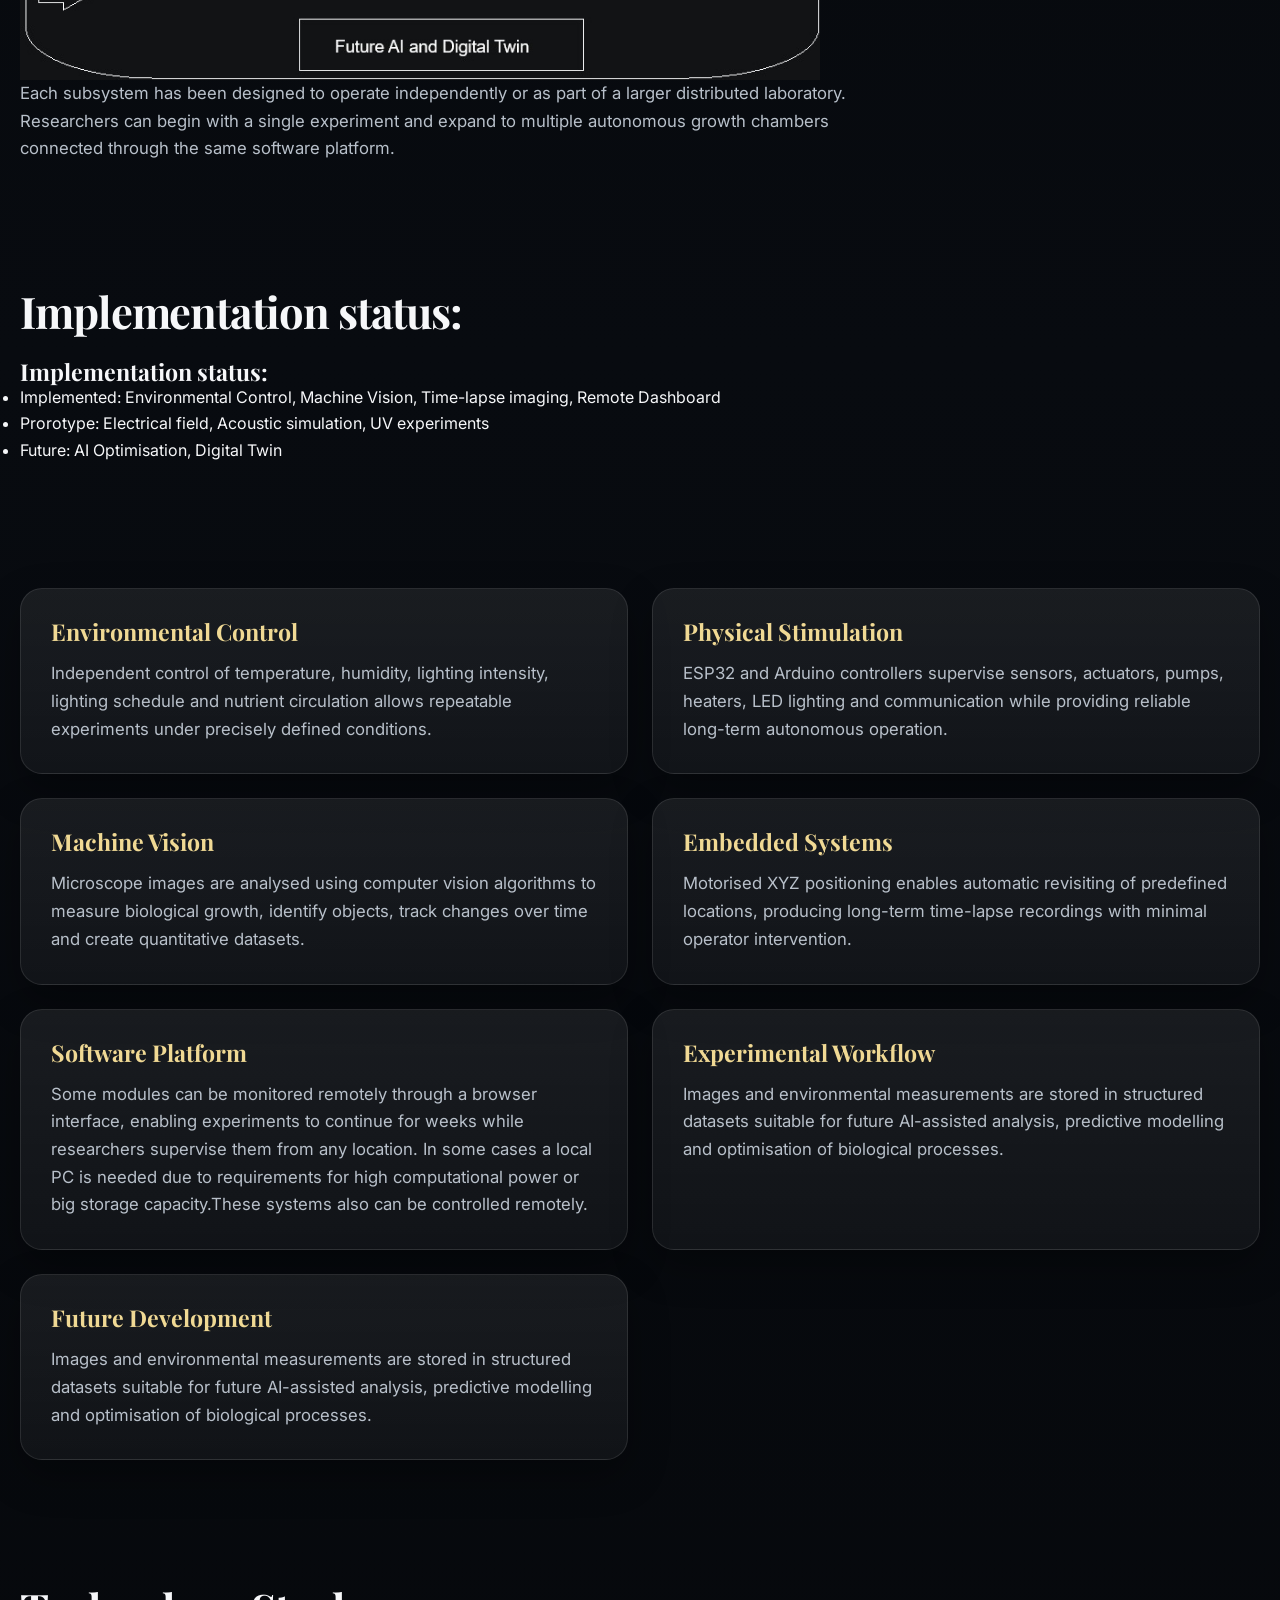
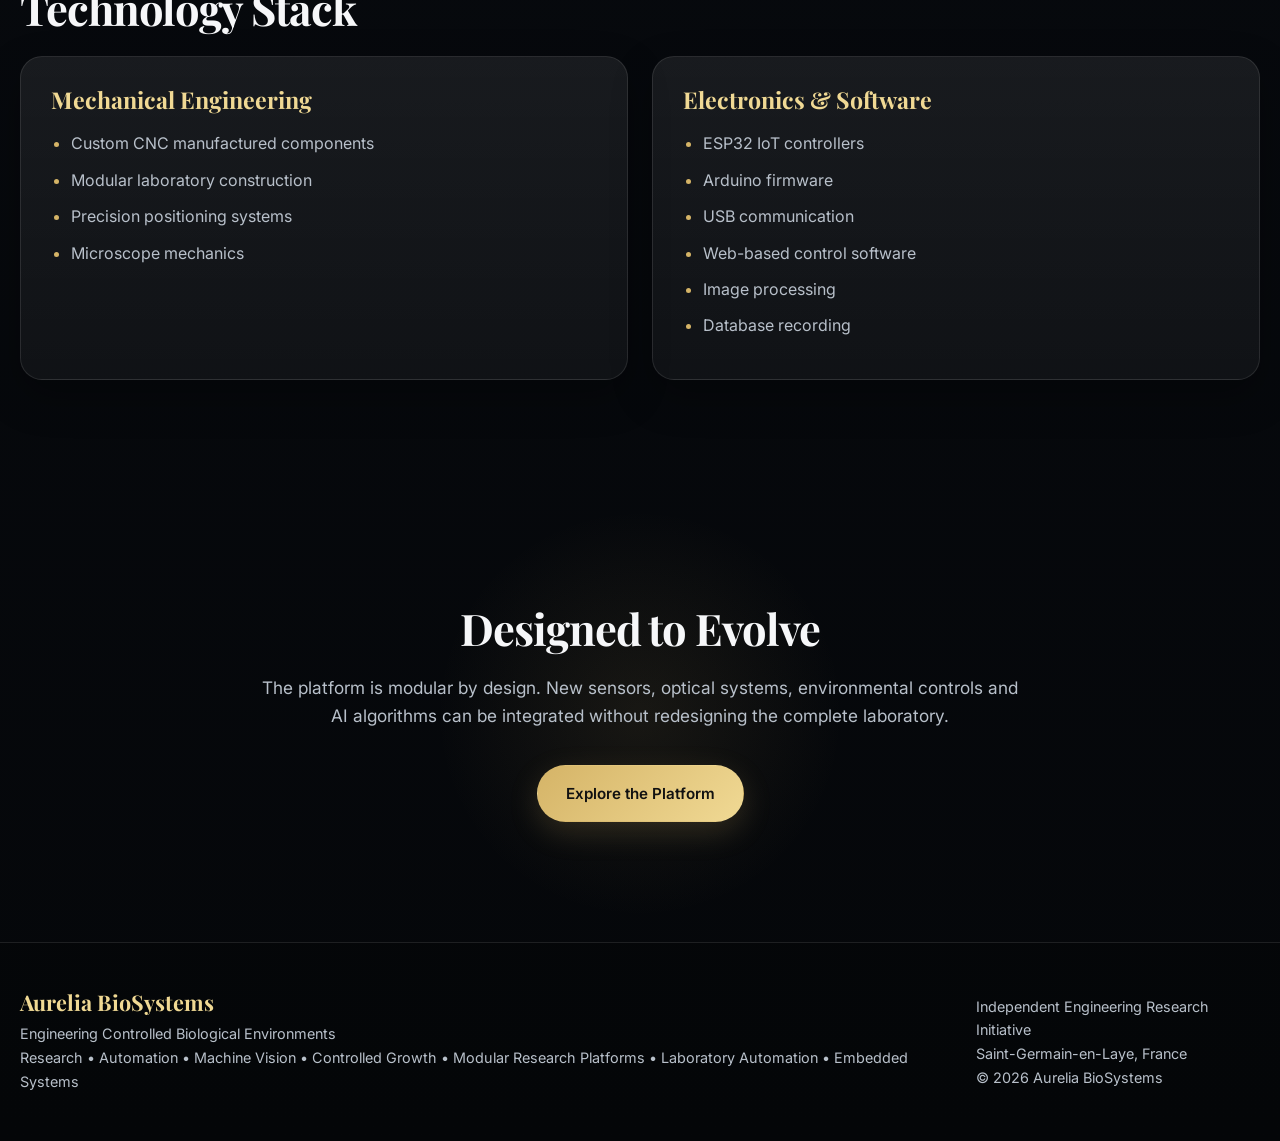
<file: technology.html>
<!DOCTYPE html>
<html lang="en">

<head>

<meta charset="UTF-8">
<meta name="viewport" content="width=device-width, initial-scale=1">

<title>Technology | Aurelia BioSystems</title>

<meta name="description"
content="Discover the engineering platform behind Aurelia BioSystems: controlled environments, embedded electronics, machine vision and automated biological experimentation.">

<link rel="stylesheet" href="css/style.css">

<link href="https://fonts.googleapis.com/css2?family=Playfair+Display:wght@500;600;700&family=Inter:wght@300;400;500;600&display=swap" rel="stylesheet">

</head>

<body>

<header>

<div class="container">

<a href="index.html" class="logo">

<img src="images/logo.svg" alt="Aurelia BioSystems">

<span>

Aurelia
<strong>BioSystems</strong>

</span>

</a>

<nav>

<ul>

<li><a href="index.html">Home</a></li>
<li><a href="technology.html" class="active">Technology</a></li>
<li><a href="products.html">Research Modules</a></li>
<li><a href="applications.html">Applications</a></li>
<li><a href="research.html">Research</a></li>
<li><a href="gallery.html">Gallery</a></li>
<li><a href="research_roadmap.html">Research Roadmap</a></li>
<li><a href="about.html">About</a></li>
<li><a href="contact.html">Contact</a></li>

</ul>

</nav>

</div>

</header>

<section class="page-hero">

<div class="container">

<h1>

Engineering the Complete Research Workflow

</h1>

<p>

Rather than developing isolated instruments, Aurelia BioSystems combines environmental control, automation, imaging and software into one modular research platform.

</p>


</div>

</section>

<section class="page-hero">
    <div class="container">
    <h1>
    Aurelia BioSystem Components
    </h1>
    <p>
        A modular research platform for studying 
        the effects of controlled environmental and physical 
        stimuli on biological systems through automation, 
        machine vision and quantitative data analysis.
    </p>


<h3>Experimental Hardware:</h3> <p>Growth Pods, Seed Analysis Stations, CNC experimental Platform, Temperature Chamber, Acoustic Module</p>
<p></p>
<h3>Automation & Control:</h3><p> ESP32, Arduino Platform, Embedded Control, Remote Dashboard, Environmental Control</p>
<p></p>
<h3>Data Science & Analysis:</h3> <p>Image Processing, Machine Vision, Time-lapse Analysis, Digital Twin (planned), AI Optimisation (planned)</p>


</section>


<section class="content-section">

<div class="container">

<h2>

Integrated System Architecture

</h2>
<img src="images/Technology_architecture.jpg" alt="big_pot" width="800" >
<p>

Each subsystem has been designed to operate independently or as part of a larger distributed laboratory. Researchers can begin with a single experiment and expand to multiple autonomous growth chambers connected through the same software platform.
</p>
</div>
</section>

<section class="content-section">
<div class="container">
<h2>
Implementation status:
</h2>


<h3>Implementation status:</h3>
    <ul>
        <li> Implemented: Environmental Control, Machine Vision, Time-lapse imaging, Remote Dashboard</li>
        <li>Prorotype: Electrical field, Acoustic simulation, UV experiments</li>
        <li> Future: AI Optimisation, Digital Twin</li>
    </ul>

</div>

</section>
<section class="content-section">

<div class="container">

<div class="content-grid">

<div class="content-card reveal">

<h3>

Environmental Control

</h3>

<p>

Independent control of temperature, humidity, lighting intensity, lighting schedule and nutrient circulation allows repeatable experiments under precisely defined conditions.

</p>

</div>

<div class="content-card reveal">

<h3>

Physical Stimulation

</h3>

<p>

ESP32 and Arduino controllers supervise sensors, actuators, pumps, heaters, LED lighting and communication while providing reliable long-term autonomous operation.

</p>

</div>

<div class="content-card reveal">

<h3>

Machine Vision

</h3>

<p>

Microscope images are analysed using computer vision algorithms to measure biological growth, identify objects, track changes over time and create quantitative datasets.

</p>

</div>

<div class="content-card reveal">

<h3>

Embedded Systems

</h3>

<p>

Motorised XYZ positioning enables automatic revisiting of predefined locations, producing long-term time-lapse recordings with minimal operator intervention.

</p>

</div>

<div class="content-card reveal">

<h3>

Software Platform

</h3>

<p>

Some modules can be monitored remotely through a browser interface, enabling experiments to continue for weeks while researchers supervise them from any location. 
In some cases a local PC is needed due to requirements for high computational power or big storage capacity.These systems also can be controlled remotely.

</p>

</div>

<div class="content-card reveal">

<h3>

Experimental Workflow

</h3>

<p>

Images and environmental measurements are stored in structured datasets suitable for future AI-assisted analysis, predictive modelling and optimisation of biological processes.

</p>

</div>
<div class="content-card reveal">

<h3>

Future Development

</h3>

<p>

Images and environmental measurements are stored in structured datasets suitable for future AI-assisted analysis, predictive modelling and optimisation of biological processes.

</p>

</div>
</div>

</div>

</section>

<section class="content-section">

<div class="container">

<h2>

Technology Stack

</h2>

<div class="content-grid">

<div class="content-card">

<h3>Mechanical Engineering</h3>

<ul>

<li>Custom CNC manufactured components</li>
<li>Modular laboratory construction</li>
<li>Precision positioning systems</li>
<li>Microscope mechanics</li>

</ul>

</div>

<div class="content-card">

<h3>Electronics & Software</h3>

<ul>

<li>ESP32 IoT controllers</li>
<li>Arduino firmware</li>
<li>USB communication</li>
<li>Web-based control software</li>
<li>Image processing</li>
<li>Database recording</li>

</ul>

</div>

</div>

</div>

</section>

<section class="cta">

<div class="container">

<h2>

Designed to Evolve

</h2>

<p>

The platform is modular by design. New sensors, optical systems, environmental controls and AI algorithms can be integrated without redesigning the complete laboratory.

</p>

<a href="products.html" class="button">

Explore the Platform

</a>

</div>

</section>

<footer>

<div class="container footer">

<div>

<h3>Aurelia BioSystems</h3>

<p>
Engineering Controlled Biological Environments<br>
Research • Automation • Machine Vision • Controlled Growth • Modular Research Platforms • Laboratory Automation • Embedded Systems
</p>

</div>

<div>

<p>
Independent Engineering Research Initiative<br>
Saint-Germain-en-Laye, France<br>
© 2026 Aurelia BioSystems
</p>

</div>

</div>

</footer>

<script src="js/main.js"></script>

</body>

</html>
</file>
<file: css/style.css>
/* ==========================================================
   Aurelia BioSystems
   Main stylesheet
   Dark scientific / luxury visual system
   ========================================================== */

:root {
    --bg: #05070a;
    --bg-soft: #0a0e14;
    --bg-panel: rgba(255, 255, 255, 0.045);
    --bg-panel-strong: rgba(255, 255, 255, 0.075);

    --text: #f6f7f9;
    --text-soft: #b8c0ca;
    --text-dim: #87909c;

    --gold: #d5b467;
    --gold-light: #f0d994;
    --teal: #8ccfc3;

    --line: rgba(255, 255, 255, 0.10);
    --line-gold: rgba(213, 180, 103, 0.32);

    --shadow: 0 24px 70px rgba(0, 0, 0, 0.42);
    --shadow-soft: 0 16px 40px rgba(0, 0, 0, 0.30);

    --radius: 22px;
    --radius-small: 14px;

    --max-width: 1240px;
}


/* ==========================================================
   Reset
   ========================================================== */

* {
    margin: 0;
    padding: 0;
    box-sizing: border-box;
}

html {
    scroll-behavior: smooth;
}

body {
    min-height: 100vh;

    font-family: "Inter", Arial, sans-serif;
    line-height: 1.65;

    color: var(--text);

    background:
        radial-gradient(
            circle at 15% 10%,
            rgba(213, 180, 103, 0.08),
            transparent 24%
        ),
        radial-gradient(
            circle at 85% 15%,
            rgba(140, 207, 195, 0.07),
            transparent 22%
        ),
        linear-gradient(
            180deg,
            #040608 0%,
            #080b10 45%,
            #05070a 100%
        );

    overflow-x: hidden;
}


/* ==========================================================
   General
   ========================================================== */

img {
    max-width: 100%;
    display: block;
}

a {
    color: inherit;
}

.container {
    width: min(calc(100% - 36px), var(--max-width));
    margin: 0 auto;
}

section {
    position: relative;
}

h1,
h2,
h3 {
    font-family: "Playfair Display", Georgia, serif;
    line-height: 1.08;
}

h1 {
    letter-spacing: -0.035em;
}

h2 {
    font-size: clamp(2.1rem, 3.4vw, 3.5rem);
    letter-spacing: -0.025em;
}

h3 {
    font-size: 1.45rem;
}

p {
    color: var(--text-soft);
}


/* ==========================================================
   Header
   ========================================================== */

header {
    position: fixed;
    top: 0;
    left: 0;

    width: 100%;
    z-index: 1000;

    border-bottom: 1px solid var(--line);

    background: rgba(4, 6, 8, 0.72);

    backdrop-filter: blur(18px);
    -webkit-backdrop-filter: blur(18px);

    transition:
        background 0.3s ease,
        box-shadow 0.3s ease;
}

header .container {
    min-height: 86px;

    display: flex;
    align-items: center;
    justify-content: space-between;

    gap: 30px;
}


/* ==========================================================
   Logo
   ========================================================== */

.logo {
    display: flex;
    align-items: center;

    gap: 12px;

    text-decoration: none;

    min-width: 0;
}

.logo img {
    width: 48px;
    height: 48px;

    object-fit: contain;
}

.logo span {
    display: flex;
    flex-direction: column;

    font-family: "Playfair Display", Georgia, serif;

    font-size: 1.12rem;

    line-height: 1.05;

    color: var(--gold-light);

    letter-spacing: 0.02em;
}

.logo strong {
    margin-top: 3px;

    font-family: "Inter", Arial, sans-serif;

    font-size: 0.76rem;

    text-transform: uppercase;

    letter-spacing: 0.18em;

    color: var(--text-soft);
}


/* ==========================================================
   Navigation
   ========================================================== */

nav ul {
    list-style: none;

    display: flex;
    align-items: center;

    gap: 24px;
}

nav a {
    position: relative;

    display: inline-block;

    padding: 8px 0;

    color: #d7dbe1;

    font-size: 0.95rem;
    font-weight: 500;

    text-decoration: none;

    transition: color 0.25s ease;
}

nav a::after {
    content: "";

    position: absolute;

    left: 0;
    bottom: 1px;

    width: 0;
    height: 1px;

    background: linear-gradient(
        90deg,
        var(--gold),
        var(--gold-light)
    );

    transition: width 0.25s ease;
}

nav a:hover,
nav a.active {
    color: var(--gold-light);
}

nav a:hover::after,
nav a.active::after {
    width: 100%;
}


/* ==========================================================
   Hero
   ========================================================== */

.hero {
    position: relative;

    min-height: 100vh;

    display: flex;
    align-items: center;

    padding: 150px 0 90px;

    overflow: hidden;
}

.hero-background {
    position: absolute;
    inset: 0;

    background:
        radial-gradient(
            circle at 78% 30%,
            rgba(213,180,103,0.18),
            transparent 22%
        ),
        radial-gradient(
            circle at 15% 20%,
            rgba(140,207,195,0.10),
            transparent 20%
        ),
        linear-gradient(
            rgba(5,7,10,0.35),
            rgba(5,7,10,0.65)
        ),
        url("../images/hero/hero.png");

    background-size: cover;
    background-position: center center;
    background-repeat: no-repeat;

    transform: scale(1.04);
}

.hero-background::before,
.hero-background::after {
    content: "";

    position: absolute;

    border-radius: 50%;

    filter: blur(10px);

    opacity: 0.35;
}

.hero-background::before {
    width: 340px;
    height: 340px;

    top: 15%;
    right: 8%;

    border: 1px solid rgba(213, 180, 103, 0.22);

    box-shadow:
        0 0 80px rgba(213, 180, 103, 0.14),
        inset 0 0 80px rgba(213, 180, 103, 0.06);
}

.hero-background::after {
    width: 220px;
    height: 220px;

    left: 8%;
    bottom: 12%;

    border: 1px solid rgba(140, 207, 195, 0.15);

    box-shadow:
        0 0 80px rgba(140, 207, 195, 0.08);
}

.hero-overlay {
    position: absolute;
    inset: 0;

    background:
        linear-gradient(
            90deg,
            rgba(4, 6, 8, 0.95) 0%,
            rgba(4, 6, 8, 0.72) 48%,
            rgba(4, 6, 8, 0.24) 100%
        ),
        linear-gradient(
            180deg,
            transparent 60%,
            rgba(4, 6, 8, 0.85) 100%
        );
}

.hero-content {
    position: relative;
    z-index: 2;

    max-width: 900px;
}

.hero-small {
    display: inline-flex;

    padding: 8px 13px;

    margin-bottom: 24px;

    border: 1px solid var(--line-gold);

    border-radius: 999px;

    color: var(--gold-light);

    font-size: 0.78rem;
    font-weight: 600;

    letter-spacing: 0.18em;

    background: rgba(213, 180, 103, 0.055);

    backdrop-filter: blur(10px);
}

.hero h1 {
    max-width: 970px;

    font-size: clamp(3.2rem, 6.3vw, 6.2rem);

    margin-bottom: 28px;
}

.hero p {
    max-width: 760px;

    font-size: clamp(1.05rem, 1.5vw, 1.32rem);

    line-height: 1.7;

    margin-bottom: 36px;
}

.hero-buttons {
    display: flex;
    flex-wrap: wrap;

    gap: 14px;
}


/* ==========================================================
   Buttons
   ========================================================== */

.button,
.button-outline {
    display: inline-flex;
    align-items: center;
    justify-content: center;

    min-width: 170px;

    padding: 15px 28px;

    border-radius: 999px;

    font-weight: 600;
    font-size: 0.95rem;

    text-decoration: none;

    transition:
        transform 0.25s ease,
        box-shadow 0.25s ease,
        background 0.25s ease,
        border-color 0.25s ease;
}

.button {
    color: #111;

    background:
        linear-gradient(
            135deg,
            var(--gold),
            var(--gold-light)
        );

    border: 1px solid transparent;

    box-shadow:
        0 10px 30px rgba(213, 180, 103, 0.18);
}

.button:hover {
    transform: translateY(-2px);

    box-shadow:
        0 14px 38px rgba(213, 180, 103, 0.25);
}

.button-outline {
    color: var(--text);

    background: rgba(255, 255, 255, 0.035);

    border: 1px solid rgba(255, 255, 255, 0.18);
}

.button-outline:hover {
    transform: translateY(-2px);

    border-color: var(--line-gold);

    background: rgba(213, 180, 103, 0.055);
}


/* ==========================================================
   Standard section
   ========================================================== */

.section {
    padding: 120px 0;
}

.section h2 {
    max-width: 760px;

    margin-bottom: 48px;
}


/* ==========================================================
   Cards
   ========================================================== */

.cards {
    display: grid;

    grid-template-columns: repeat(4, minmax(0, 1fr));

    gap: 20px;
}

.card {
    position: relative;

    min-height: 290px;

    padding: 30px;

    overflow: hidden;

    background:
        linear-gradient(
            180deg,
            var(--bg-panel-strong),
            var(--bg-panel)
        );

    border: 1px solid var(--line);

    border-radius: var(--radius);

    box-shadow: var(--shadow-soft);

    transition:
        transform 0.3s ease,
        border-color 0.3s ease,
        background 0.3s ease;
}

.card::before {
    content: "";

    position: absolute;

    width: 140px;
    height: 140px;

    right: -65px;
    top: -65px;

    border-radius: 50%;

    background:
        radial-gradient(
            circle,
            rgba(213, 180, 103, 0.12),
            transparent 70%
        );
}

.card:hover {
    transform: translateY(-8px);

    border-color: var(--line-gold);

    background:
        linear-gradient(
            180deg,
            rgba(255, 255, 255, 0.075),
            rgba(255, 255, 255, 0.045)
        );
}

.icon {
    width: 52px;
    height: 52px;

    margin-bottom: 28px;

    display: grid;
    place-items: center;

    border-radius: 15px;

    font-size: 1.55rem;

    background: rgba(213, 180, 103, 0.08);

    border: 1px solid rgba(213, 180, 103, 0.16);
}

.card h3 {
    margin-bottom: 18px;

    color: var(--gold-light);
}

.card p {
    font-size: 0.98rem;
}


/* ==========================================================
   Workflow
   ========================================================== */

.workflow {
    padding: 120px 0;

    background:
        linear-gradient(
            180deg,
            rgba(255, 255, 255, 0.018),
            rgba(255, 255, 255, 0.03)
        );

    border-top: 1px solid var(--line);
    border-bottom: 1px solid var(--line);
}

.workflow h2 {
    margin-bottom: 46px;
}

.timeline {
    position: relative;

    display: grid;

    grid-template-columns: repeat(6, 1fr);

    gap: 14px;
}

.timeline::before {
    content: "";

    position: absolute;

    left: 3%;
    right: 3%;
    top: 50%;

    height: 1px;

    background:
        linear-gradient(
            90deg,
            transparent,
            rgba(213, 180, 103, 0.45),
            rgba(140, 207, 195, 0.36),
            transparent
        );
}

.timeline > div {
    position: relative;
    z-index: 1;

    min-height: 140px;

    display: flex;
    align-items: center;
    justify-content: center;

    text-align: center;

    padding: 20px;

    border-radius: var(--radius-small);

    border: 1px solid var(--line);

    color: var(--text-soft);

    background:
        linear-gradient(
            180deg,
            rgba(255, 255, 255, 0.065),
            rgba(255, 255, 255, 0.035)
        );

    backdrop-filter: blur(12px);

    transition:
        transform 0.25s ease,
        border-color 0.25s ease;
}

.timeline > div:hover {
    transform: translateY(-5px);

    border-color: var(--line-gold);
}


/* ==========================================================
   Highlight section
   ========================================================== */

.highlight {
    padding: 125px 0;
}

.split {
    display: grid;

    grid-template-columns: 1.25fr 0.75fr;

    gap: 70px;

    align-items: center;
}

.split h2 {
    margin-bottom: 30px;
}

.split > div:first-child > p {
    max-width: 720px;

    font-size: 1.08rem;

    white-space: pre-line;

    margin-bottom: 36px;
}

.feature-panel {
    position: relative;

    padding: 36px;

    border-radius: var(--radius);

    background:
        linear-gradient(
            180deg,
            rgba(255, 255, 255, 0.075),
            rgba(255, 255, 255, 0.035)
        );

    border: 1px solid var(--line-gold);

    box-shadow: var(--shadow);
}

.feature-panel::before {
    content: "";

    position: absolute;

    inset: 0;

    border-radius: inherit;

    background:
        radial-gradient(
            circle at top right,
            rgba(213, 180, 103, 0.12),
            transparent 35%
        );

    pointer-events: none;
}

.feature-panel h3 {
    position: relative;

    margin-bottom: 24px;

    color: var(--gold-light);
}

.feature-panel ul {
    position: relative;

    list-style: none;
}

.feature-panel li {
    padding: 11px 0;

    border-bottom: 1px solid rgba(255, 255, 255, 0.075);

    color: var(--text-soft);
}

.feature-panel li:last-child {
    border-bottom: 0;
}


/* ==========================================================
   CTA
   ========================================================== */

.cta {
    padding: 120px 0;

    text-align: center;

    background:
        radial-gradient(
            circle at center,
            rgba(213, 180, 103, 0.09),
            transparent 30%
        );
}

.cta .container {
    max-width: 900px;
}

.cta h2 {
    margin-bottom: 22px;
}

.cta p {
    max-width: 760px;

    margin: 0 auto 34px;

    font-size: 1.08rem;
}


/* ==========================================================
   Footer
   ========================================================== */

footer {
    padding: 48px 0;

    border-top: 1px solid var(--line);

    background: rgba(4, 6, 8, 0.55);
}

.footer {
    display: flex;
    justify-content: space-between;
    align-items: center;

    gap: 30px;
}

.footer h3 {
    margin-bottom: 8px;

    color: var(--gold-light);

    font-size: 1.35rem;
}

.footer p {
    font-size: 0.9rem;
}


/* ==========================================================
   Generic content pages
   These styles will be reused by technology, products,
   applications, about and contact.
   ========================================================== */

.page-hero {
    min-height: 58vh;

    display: flex;
    align-items: end;

    padding: 170px 0 80px;

    background:
        radial-gradient(
            circle at 80% 30%,
            rgba(213, 180, 103, 0.12),
            transparent 24%
        ),
        linear-gradient(
            135deg,
            #05070a,
            #0b1017
        );

    border-bottom: 1px solid var(--line);
}

.page-hero h1 {
    max-width: 900px;

    font-size: clamp(2.8rem, 5vw, 5rem);

    margin-bottom: 18px;
}

.page-hero p {
    max-width: 780px;

    font-size: 1.15rem;
}

.content-section {
    padding: 105px 0;
}

.content-section + .content-section {
    padding-top: 20px;
}

.content-section h2 {
    margin-bottom: 24px;
}

.content-section p {
    max-width: 860px;

    font-size: 1.05rem;
}

.content-grid {
    display: grid;

    grid-template-columns: repeat(2, minmax(0, 1fr));

    gap: 24px;
}

.content-card {
    padding: 30px;

    border-radius: var(--radius);

    border: 1px solid var(--line);

    background:
        linear-gradient(
            180deg,
            var(--bg-panel-strong),
            var(--bg-panel)
        );

    box-shadow: var(--shadow-soft);
}

.content-card h3 {
    margin-bottom: 16px;

    color: var(--gold-light);
}


/* ==========================================================
   Gallery
   ========================================================== */

.gallery-grid {
    display: grid;

    grid-template-columns: repeat(3, minmax(0, 1fr));

    gap: 20px;
}

.gallery-item {
    position: relative;

    overflow: hidden;

    border-radius: var(--radius);

    border: 1px solid var(--line);

    background: var(--bg-panel);

    box-shadow: var(--shadow-soft);
}

.gallery-item img {
    width: 100%;
    aspect-ratio: 4 / 3;

    object-fit: cover;

    transition: transform 0.45s ease;
}

.gallery-item:hover img {
    transform: scale(1.035);
}

.gallery-caption {
    padding: 22px;
}

.gallery-caption h3 {
    margin-bottom: 8px;

    color: var(--gold-light);
}


/* ==========================================================
   Contact
   ========================================================== */

.contact-grid {
    display: grid;

    grid-template-columns: 0.8fr 1.2fr;

    gap: 70px;
}

.contact-form {
    padding: 34px;

    border: 1px solid var(--line);

    border-radius: var(--radius);

    background:
        linear-gradient(
            180deg,
            var(--bg-panel-strong),
            var(--bg-panel)
        );

    box-shadow: var(--shadow);
}

.contact-form form {
    display: grid;

    gap: 18px;
}

.contact-form label {
    display: block;

    margin-bottom: 7px;

    color: var(--text);

    font-size: 0.92rem;
}

.contact-form input,
.contact-form textarea,
.contact-form select {
    width: 100%;

    padding: 15px 16px;

    color: var(--text);

    background: #0d1218;

    border: 1px solid #26303b;

    border-radius: 12px;

    font: inherit;

    outline: none;

    transition:
        border-color 0.25s ease,
        box-shadow 0.25s ease;
}

.contact-form input:focus,
.contact-form textarea:focus,
.contact-form select:focus {
    border-color: rgba(213, 180, 103, 0.7);

    box-shadow:
        0 0 0 4px rgba(213, 180, 103, 0.08);
}

.contact-form textarea {
    min-height: 180px;

    resize: vertical;
}


/* ==========================================================
   Reveal animations
   JavaScript will add .visible
   ========================================================== */

.reveal {
    opacity: 0;

    transform: translateY(34px);

    transition:
        opacity 0.8s ease,
        transform 0.8s ease;
}

.reveal.visible {
    opacity: 1;

    transform: translateY(0);
}


/* ==========================================================
   Responsive
   ========================================================== */

@media (max-width: 1120px) {

    nav ul {
        gap: 16px;
    }

    .cards {
        grid-template-columns: repeat(2, 1fr);
    }

    .timeline {
        grid-template-columns: repeat(3, 1fr);
    }

    .timeline::before {
        display: none;
    }

    .gallery-grid {
        grid-template-columns: repeat(2, 1fr);
    }
}


@media (max-width: 900px) {

    header {
        position: absolute;
    }

    header .container {
        min-height: auto;

        padding: 18px 0;

        flex-direction: column;

        align-items: flex-start;
    }

    nav {
        width: 100%;
    }

    nav ul {
        width: 100%;

        flex-wrap: wrap;

        gap: 8px 18px;
    }

    .hero {
        padding-top: 190px;
    }

    .split,
    .content-grid,
    .contact-grid {
        grid-template-columns: 1fr;
    }

    .split {
        gap: 40px;
    }

    .gallery-grid {
        grid-template-columns: 1fr 1fr;
    }
}


@media (max-width: 680px) {

    .container {
        width: min(calc(100% - 24px), var(--max-width));
    }

    .logo span {
        display: none;
    }

    nav ul {
        font-size: 0.9rem;
    }

    .hero {
        min-height: auto;

        padding: 180px 0 90px;
    }

    .hero-small {
        font-size: 0.68rem;
    }

    .hero h1 {
        font-size: clamp(2.8rem, 13vw, 4.5rem);
    }

    .hero-buttons {
        flex-direction: column;

        align-items: flex-start;
    }

    .button,
    .button-outline {
        width: 100%;
    }

    .section,
    .workflow,
    .highlight,
    .cta,
    .content-section {
        padding-top: 80px;
        padding-bottom: 80px;
    }

    .cards,
    .timeline,
    .gallery-grid {
        grid-template-columns: 1fr;
    }

    .footer {
        flex-direction: column;

        align-items: flex-start;
    }

    .page-hero {
        min-height: 50vh;

        padding-top: 180px;
    }
}
.content-card ul{

    margin-top:18px;
    padding-left:20px;

}

.content-card li{

    margin-bottom:10px;
    color:var(--text-soft);

}

.content-card li::marker{

    color:var(--gold);

}
</file>
